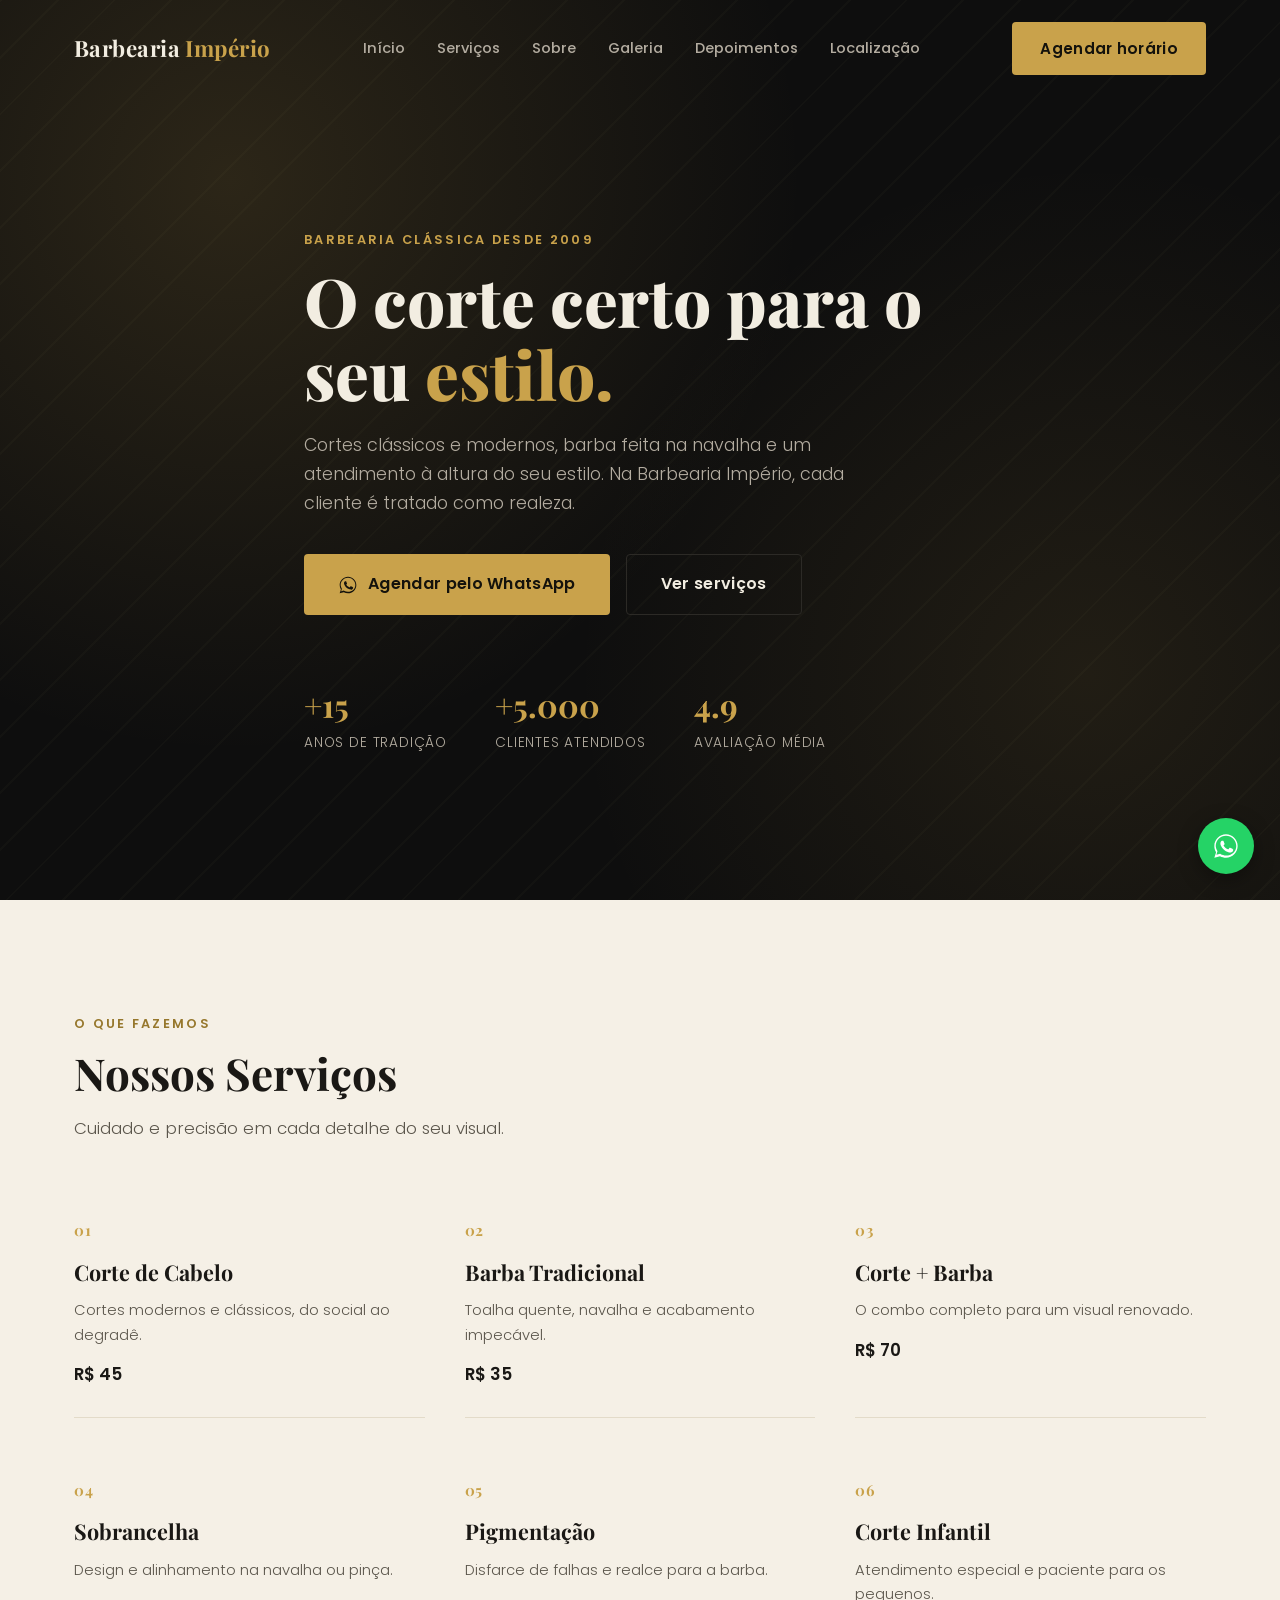
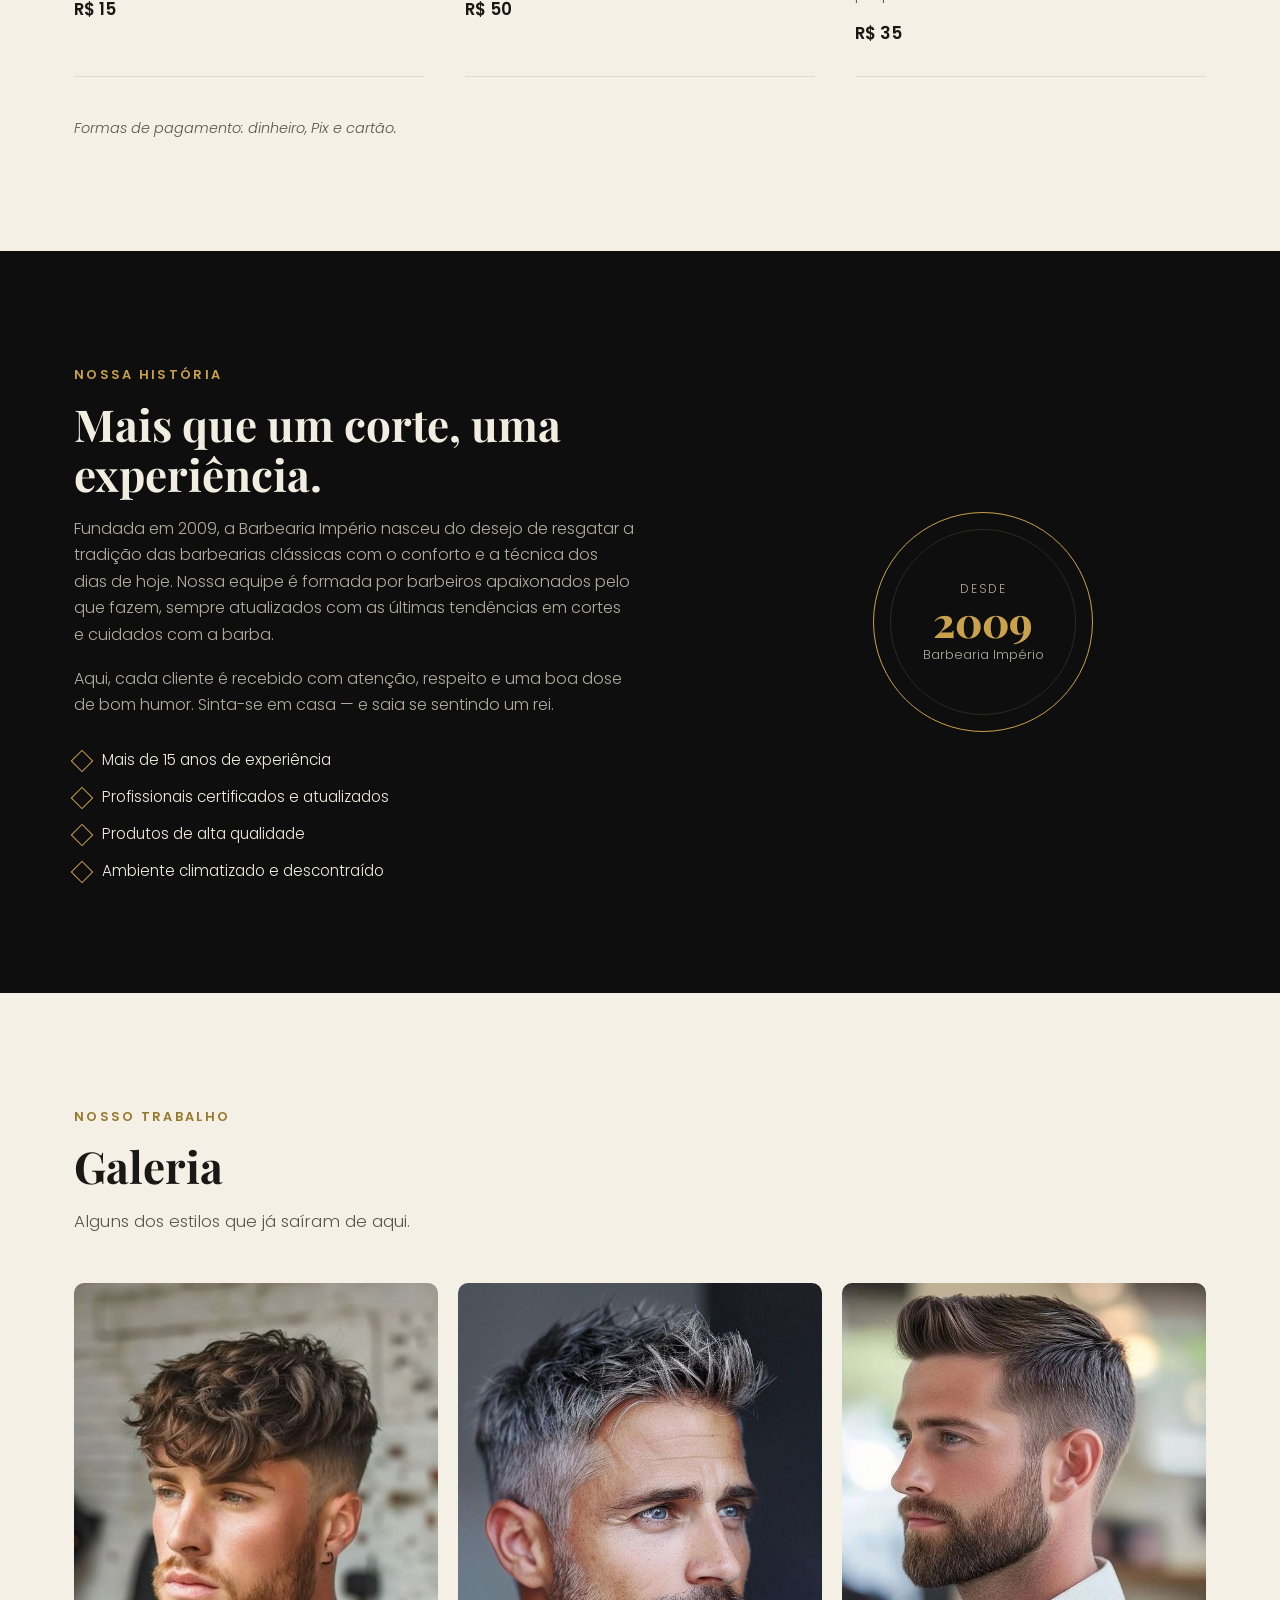
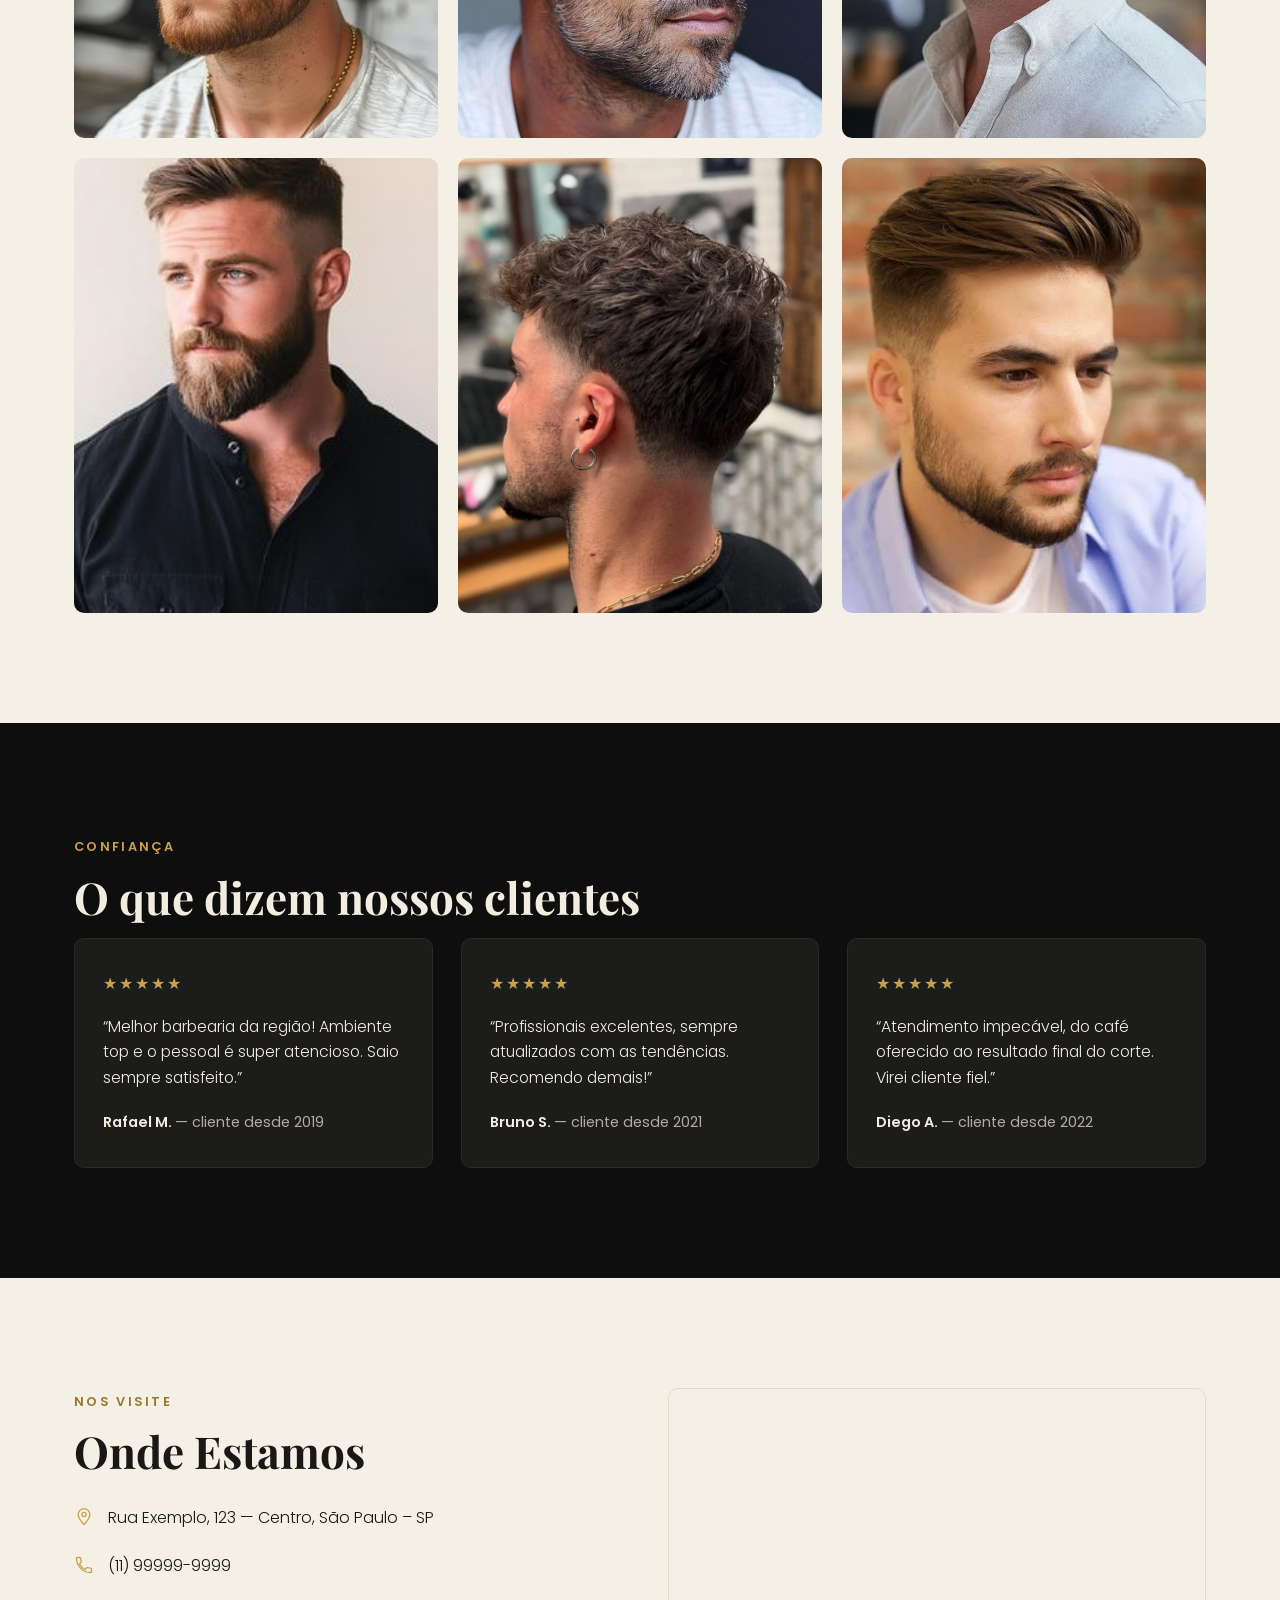
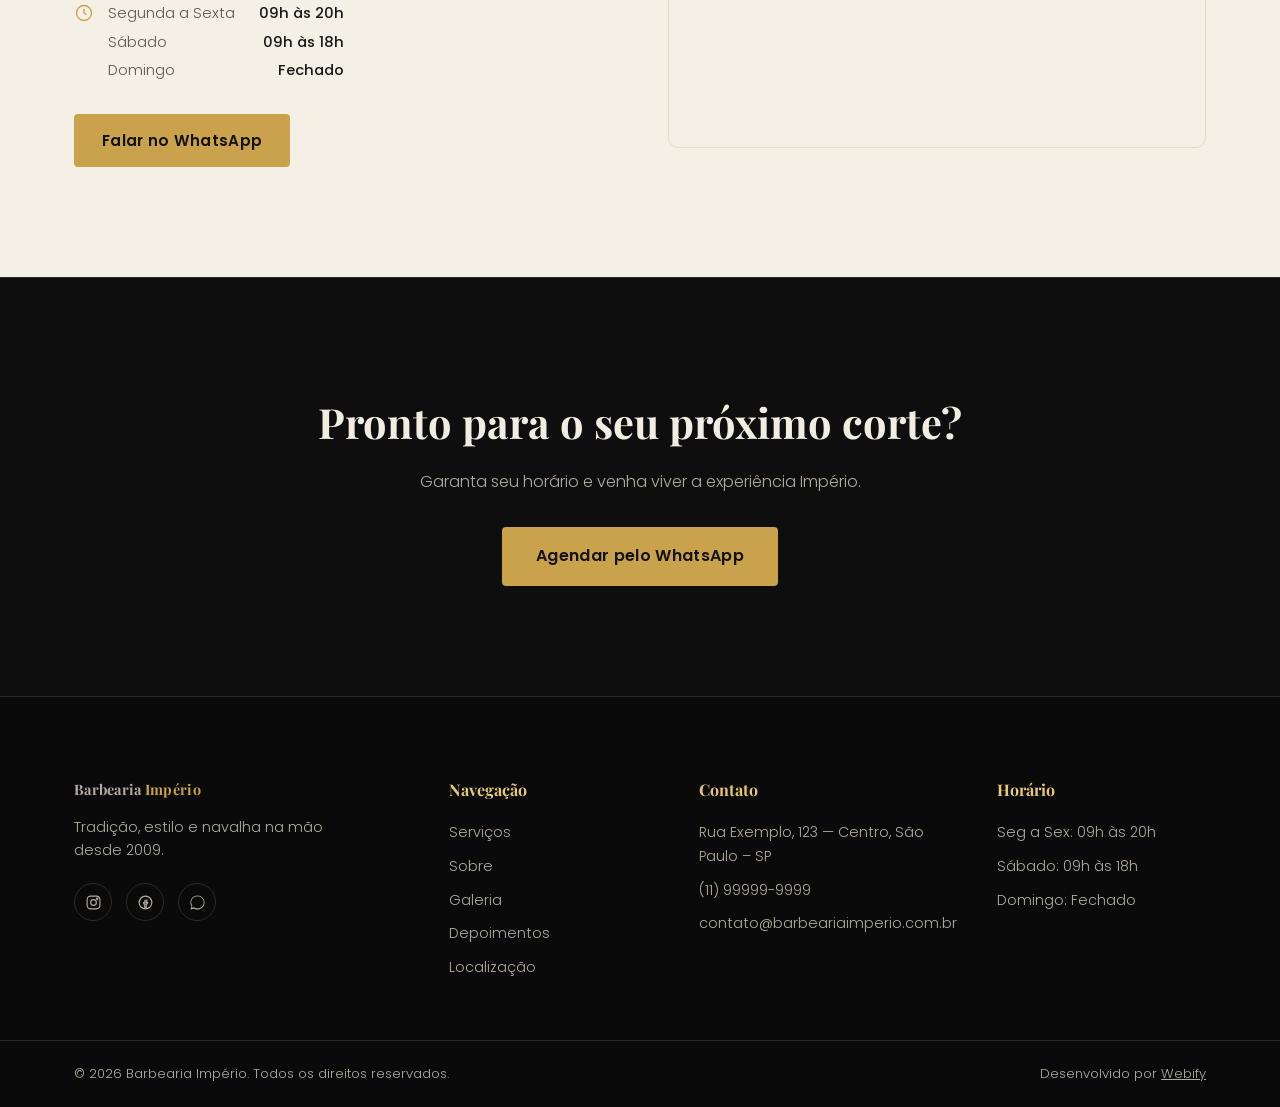
<file: barbearia-imperio/index.html>
<!DOCTYPE html>
<html lang="pt-BR">
<head>
<!--
  PERSONALIZE AQUI antes de publicar para um cliente real:
  1. Número de WhatsApp (busque por "5511999999999" e troque em todos os locais)
  2. Endereço e horário de funcionamento (seção #localizacao e rodapé)
  3. Coordenadas do mapa (iframe da seção #localizacao)
  4. Links de redes sociais (Instagram/Facebook no rodapé e botão flutuante)
  5. Nome do negócio, textos e preços dos serviços
  6. Créditos de desenvolvimento no rodapé
-->
<meta charset="UTF-8">
<meta name="viewport" content="width=device-width, initial-scale=1.0">
<script>document.documentElement.className += " js";</script>
<title>Barbearia Império — Barbearia Clássica e Moderna</title>
<meta name="description" content="Barbearia Império: cortes clássicos e modernos, barba na navalha e atendimento de respeito. Agende seu horário pelo WhatsApp.">
<meta name="theme-color" content="#0e0e0e">
<meta property="og:title" content="Barbearia Império">
<meta property="og:description" content="Cortes clássicos e modernos, barba na navalha e atendimento de respeito.">
<meta property="og:type" content="website">
<link rel="icon" href="data:image/svg+xml,%3Csvg xmlns='http://www.w3.org/2000/svg' viewBox='0 0 100 100'%3E%3Crect width='100' height='100' rx='18' fill='%230e0e0e'/%3E%3Cpath d='M20 68 L20 40 L36 54 L50 28 L64 54 L80 40 L80 68 Z' fill='%23c9a24b'/%3E%3Crect x='20' y='68' width='60' height='8' fill='%23c9a24b'/%3E%3C/svg%3E">
<link rel="preconnect" href="https://fonts.googleapis.com">
<link rel="preconnect" href="https://fonts.gstatic.com" crossorigin>
<link href="https://fonts.googleapis.com/css2?family=Playfair+Display:wght@600;700;800&family=Poppins:wght@300;400;500;600;700&display=swap" rel="stylesheet">
<link rel="stylesheet" href="css/style.css">
</head>
<body>

<a href="#conteudo" class="skip-link">Ir para o conteúdo</a>

<header class="header" id="header">
  <div class="container header__inner">
    <a href="#inicio" class="logo">Barbearia <span>Império</span></a>

    <nav class="nav" id="nav">
      <ul class="nav__list">
        <li><a href="#inicio" class="nav__link">Início</a></li>
        <li><a href="#servicos" class="nav__link">Serviços</a></li>
        <li><a href="#sobre" class="nav__link">Sobre</a></li>
        <li><a href="#galeria" class="nav__link">Galeria</a></li>
        <li><a href="#depoimentos" class="nav__link">Depoimentos</a></li>
        <li><a href="#localizacao" class="nav__link">Localização</a></li>
      </ul>
    </nav>

    <a class="btn btn--primary nav__cta" href="https://wa.me/5511999999999?text=Ol%C3%A1!%20Gostaria%20de%20agendar%20um%20hor%C3%A1rio%20na%20Barbearia%20Imp%C3%A9rio." target="_blank" rel="noopener">
      Agendar horário
    </a>

    <button class="nav__toggle" id="navToggle" aria-label="Abrir menu" aria-expanded="false" aria-controls="nav">
      <svg class="icon icon--menu" viewBox="0 0 24 24" fill="none" stroke="currentColor" stroke-width="1.8" stroke-linecap="round">
        <line x1="3" y1="6" x2="21" y2="6"></line>
        <line x1="3" y1="12" x2="21" y2="12"></line>
        <line x1="3" y1="18" x2="21" y2="18"></line>
      </svg>
      <svg class="icon icon--close" viewBox="0 0 24 24" fill="none" stroke="currentColor" stroke-width="1.8" stroke-linecap="round">
        <line x1="5" y1="5" x2="19" y2="19"></line>
        <line x1="19" y1="5" x2="5" y2="19"></line>
      </svg>
    </button>
  </div>
</header>

<main id="conteudo">

  <!-- HERO -->
  <section id="inicio" class="hero">
    <div class="hero__bg" aria-hidden="true"></div>
    <div class="container hero__inner">
      <p class="eyebrow">Barbearia clássica desde 2009</p>
      <h1 class="hero__title">O corte certo para o seu <span>estilo.</span></h1>
      <p class="hero__subtitle">Cortes clássicos e modernos, barba feita na navalha e um atendimento à altura do seu estilo. Na Barbearia Império, cada cliente é tratado como realeza.</p>
      <div class="hero__actions">
        <a class="btn btn--primary btn--lg" href="https://wa.me/5511999999999?text=Ol%C3%A1!%20Gostaria%20de%20agendar%20um%20hor%C3%A1rio%20na%20Barbearia%20Imp%C3%A9rio." target="_blank" rel="noopener">
          <svg class="icon" viewBox="0 0 24 24" fill="currentColor"><path d="M17.5 14.4c-.3-.1-1.6-.8-1.9-.9-.2-.1-.4-.1-.6.1-.2.2-.6.9-.8 1.1-.1.2-.3.2-.5.1-1.6-.8-2.6-1.4-3.7-3.1-.3-.4.3-.4.8-1.3.1-.2 0-.4-.1-.5-.1-.1-.6-1.5-.8-2-.2-.5-.4-.4-.6-.4h-.5c-.2 0-.5.1-.7.3-.2.2-.9.9-.9 2.2 0 1.3 1 2.6 1.1 2.8.1.2 1.9 3 4.7 4.1 2.3.9 2.7.7 3.2.7.5-.1 1.6-.7 1.8-1.3.2-.6.2-1.1.2-1.2-.1-.1-.2-.2-.4-.3z"/><path d="M12 2C6.5 2 2 6.5 2 12c0 1.9.5 3.7 1.5 5.3L2 22l4.9-1.3c1.5.8 3.3 1.3 5.1 1.3 5.5 0 10-4.5 10-10S17.5 2 12 2zm0 18.2c-1.7 0-3.3-.5-4.7-1.3l-.3-.2-3.2.8.9-3.1-.2-.3C3.7 14.5 3.2 13 3.2 12 3.2 7.1 7.1 3.2 12 3.2S20.8 7.1 20.8 12 16.9 20.2 12 20.2z"/></svg>
          Agendar pelo WhatsApp
        </a>
        <a class="btn btn--ghost btn--lg" href="#servicos">Ver serviços</a>
      </div>

      <div class="hero__stats">
        <div class="stat">
          <span class="stat__number">+15</span>
          <span class="stat__label">anos de tradição</span>
        </div>
        <div class="stat">
          <span class="stat__number">+5.000</span>
          <span class="stat__label">clientes atendidos</span>
        </div>
        <div class="stat">
          <span class="stat__number">4.9</span>
          <span class="stat__label">avaliação média</span>
        </div>
      </div>
    </div>
  </section>

  <!-- SERVIÇOS -->
  <section id="servicos" class="section section--light services">
    <div class="container">
      <p class="eyebrow eyebrow--dark reveal">O que fazemos</p>
      <h2 class="section__title reveal">Nossos Serviços</h2>
      <p class="section__subtitle reveal">Cuidado e precisão em cada detalhe do seu visual.</p>

      <div class="services__grid">
        <article class="service reveal">
          <span class="service__number">01</span>
          <h3 class="service__title">Corte de Cabelo</h3>
          <p class="service__desc">Cortes modernos e clássicos, do social ao degradê.</p>
          <span class="service__price">R$ 45</span>
        </article>
        <article class="service reveal">
          <span class="service__number">02</span>
          <h3 class="service__title">Barba Tradicional</h3>
          <p class="service__desc">Toalha quente, navalha e acabamento impecável.</p>
          <span class="service__price">R$ 35</span>
        </article>
        <article class="service reveal">
          <span class="service__number">03</span>
          <h3 class="service__title">Corte + Barba</h3>
          <p class="service__desc">O combo completo para um visual renovado.</p>
          <span class="service__price">R$ 70</span>
        </article>
        <article class="service reveal">
          <span class="service__number">04</span>
          <h3 class="service__title">Sobrancelha</h3>
          <p class="service__desc">Design e alinhamento na navalha ou pinça.</p>
          <span class="service__price">R$ 15</span>
        </article>
        <article class="service reveal">
          <span class="service__number">05</span>
          <h3 class="service__title">Pigmentação</h3>
          <p class="service__desc">Disfarce de falhas e realce para a barba.</p>
          <span class="service__price">R$ 50</span>
        </article>
        <article class="service reveal">
          <span class="service__number">06</span>
          <h3 class="service__title">Corte Infantil</h3>
          <p class="service__desc">Atendimento especial e paciente para os pequenos.</p>
          <span class="service__price">R$ 35</span>
        </article>
      </div>

      <p class="services__note reveal">Formas de pagamento: dinheiro, Pix e cartão.</p>
    </div>
  </section>

  <!-- SOBRE -->
  <section id="sobre" class="section section--dark about">
    <div class="container about__grid">
      <div class="about__content reveal">
        <p class="eyebrow">Nossa história</p>
        <h2 class="section__title">Mais que um corte, uma experiência.</h2>
        <p class="about__text">Fundada em 2009, a Barbearia Império nasceu do desejo de resgatar a tradição das barbearias clássicas com o conforto e a técnica dos dias de hoje. Nossa equipe é formada por barbeiros apaixonados pelo que fazem, sempre atualizados com as últimas tendências em cortes e cuidados com a barba.</p>
        <p class="about__text">Aqui, cada cliente é recebido com atenção, respeito e uma boa dose de bom humor. Sinta-se em casa — e saia se sentindo um rei.</p>

        <ul class="checklist">
          <li>Mais de 15 anos de experiência</li>
          <li>Profissionais certificados e atualizados</li>
          <li>Produtos de alta qualidade</li>
          <li>Ambiente climatizado e descontraído</li>
        </ul>
      </div>

      <div class="about__badge reveal" aria-hidden="true">
        <div class="badge">
          <span class="badge__since">Desde</span>
          <span class="badge__year">2009</span>
          <span class="badge__name">Barbearia Império</span>
        </div>
      </div>
    </div>
  </section>

  <!-- GALERIA -->
  <section id="galeria" class="section section--light gallery">
    <div class="container">
      <p class="eyebrow eyebrow--dark reveal">Nosso trabalho</p>
      <h2 class="section__title reveal">Galeria</h2>
      <p class="section__subtitle reveal">Alguns dos estilos que já saíram de aqui.</p>

      <div class="gallery__grid">
        <div class="gallery__item reveal"><img src="public/corte_1.jpg" alt="Corte de cabelo" loading="lazy"></div>
        <div class="gallery__item reveal"><img src="public/corte_2.jpg" alt="Corte de cabelo" loading="lazy"></div>
        <div class="gallery__item reveal"><img src="public/corte_3.jpeg" alt="Corte de cabelo" loading="lazy"></div>
        <div class="gallery__item reveal"><img src="public/corte_4.jpg" alt="Corte de cabelo" loading="lazy"></div>
        <div class="gallery__item reveal"><img src="public/corte_5.webp" alt="Corte de cabelo" loading="lazy"></div>
        <div class="gallery__item reveal"><img src="public/corte_6.jpg" alt="Corte de cabelo" loading="lazy"></div>
      </div>
    </div>
  </section>

  <!-- DEPOIMENTOS -->
  <section id="depoimentos" class="section section--dark testimonials">
    <div class="container">
      <p class="eyebrow reveal">Confiança</p>
      <h2 class="section__title reveal">O que dizem nossos clientes</h2>

      <div class="testimonials__grid">
        <article class="testimonial reveal">
          <div class="testimonial__stars" aria-label="5 de 5 estrelas">★★★★★</div>
          <p class="testimonial__quote">“Melhor barbearia da região! Ambiente top e o pessoal é super atencioso. Saio sempre satisfeito.”</p>
          <p class="testimonial__author">Rafael M. <span>— cliente desde 2019</span></p>
        </article>
        <article class="testimonial reveal">
          <div class="testimonial__stars" aria-label="5 de 5 estrelas">★★★★★</div>
          <p class="testimonial__quote">“Profissionais excelentes, sempre atualizados com as tendências. Recomendo demais!”</p>
          <p class="testimonial__author">Bruno S. <span>— cliente desde 2021</span></p>
        </article>
        <article class="testimonial reveal">
          <div class="testimonial__stars" aria-label="5 de 5 estrelas">★★★★★</div>
          <p class="testimonial__quote">“Atendimento impecável, do café oferecido ao resultado final do corte. Virei cliente fiel.”</p>
          <p class="testimonial__author">Diego A. <span>— cliente desde 2022</span></p>
        </article>
      </div>
    </div>
  </section>

  <!-- LOCALIZAÇÃO -->
  <section id="localizacao" class="section section--light location">
    <div class="container location__grid">
      <div class="location__info reveal">
        <p class="eyebrow eyebrow--dark">Nos visite</p>
        <h2 class="section__title">Onde Estamos</h2>

        <ul class="info-list">
          <li>
            <svg class="icon" viewBox="0 0 24 24" fill="none" stroke="currentColor" stroke-width="1.6"><path d="M12 21s-7-7.58-7-12a7 7 0 1 1 14 0c0 4.42-7 12-7 12z"/><circle cx="12" cy="9" r="2.5"/></svg>
            <span>Rua Exemplo, 123 — Centro, São Paulo – SP</span>
          </li>
          <li>
            <svg class="icon" viewBox="0 0 24 24" fill="none" stroke="currentColor" stroke-width="1.6"><path d="M6.6 10.8c1.4 2.8 3.8 5.1 6.6 6.6l2.2-2.2c.3-.3.7-.4 1-.2 1.1.5 2.3.8 3.6.8.6 0 1 .4 1 1V20c0 .6-.4 1-1 1C10.6 21 3 13.4 3 4c0-.6.4-1 1-1h3c.6 0 1 .4 1 1 0 1.3.3 2.5.8 3.6.1.3.1.7-.2 1l-2 2.2z"/></svg>
            <span>(11) 99999-9999</span>
          </li>
          <li class="info-list__hours">
            <svg class="icon" viewBox="0 0 24 24" fill="none" stroke="currentColor" stroke-width="1.6"><circle cx="12" cy="12" r="9"/><path d="M12 7v5l3 2"/></svg>
            <div class="hours">
              <div><span>Segunda a Sexta</span><span>09h às 20h</span></div>
              <div><span>Sábado</span><span>09h às 18h</span></div>
              <div><span>Domingo</span><span>Fechado</span></div>
            </div>
          </li>
        </ul>

        <a class="btn btn--primary" href="https://wa.me/5511999999999?text=Ol%C3%A1!%20Gostaria%20de%20agendar%20um%20hor%C3%A1rio%20na%20Barbearia%20Imp%C3%A9rio." target="_blank" rel="noopener">Falar no WhatsApp</a>
      </div>

      <div class="location__map reveal">
        <iframe
          title="Mapa de localização da Barbearia Império"
          src="https://www.google.com/maps?q=-23.5505,-46.6333&z=15&output=embed"
          width="100%" height="100%" style="border:0;" loading="lazy" referrerpolicy="no-referrer-when-downgrade">
        </iframe>
      </div>
    </div>
  </section>

  <!-- CTA FINAL -->
  <section class="section section--dark cta-final">
    <div class="container cta-final__inner reveal">
      <h2 class="cta-final__title">Pronto para o seu próximo corte?</h2>
      <p class="cta-final__subtitle">Garanta seu horário e venha viver a experiência Império.</p>
      <a class="btn btn--primary btn--lg" href="https://wa.me/5511999999999?text=Ol%C3%A1!%20Gostaria%20de%20agendar%20um%20hor%C3%A1rio%20na%20Barbearia%20Imp%C3%A9rio." target="_blank" rel="noopener">Agendar pelo WhatsApp</a>
    </div>
  </section>

</main>

<footer class="footer">
  <div class="container footer__grid">
    <div class="footer__col">
      <a href="#inicio" class="logo logo--footer">Barbearia <span>Império</span></a>
      <p class="footer__text">Tradição, estilo e navalha na mão desde 2009.</p>
      <div class="footer__social">
        <a href="https://instagram.com/" target="_blank" rel="noopener" aria-label="Instagram">
          <svg class="icon" viewBox="0 0 24 24" fill="none" stroke="currentColor" stroke-width="1.6"><rect x="3" y="3" width="18" height="18" rx="5"/><circle cx="12" cy="12" r="4"/><circle cx="17.2" cy="6.8" r="1"/></svg>
        </a>
        <a href="https://facebook.com/" target="_blank" rel="noopener" aria-label="Facebook">
          <svg class="icon" viewBox="0 0 24 24" fill="none" stroke="currentColor" stroke-width="1.6"><circle cx="12" cy="12" r="9"/><path d="M14 8.5h-1.5A1.5 1.5 0 0 0 11 10v2H9.5v2H11v5h2v-5h1.6l.4-2H13v-1.5c0-.4.3-.5.5-.5H14z"/></svg>
        </a>
        <a href="https://wa.me/5511999999999" target="_blank" rel="noopener" aria-label="WhatsApp">
          <svg class="icon" viewBox="0 0 24 24" fill="currentColor"><path d="M12 2C6.5 2 2 6.5 2 12c0 1.9.5 3.7 1.5 5.3L2 22l4.9-1.3c1.5.8 3.3 1.3 5.1 1.3 5.5 0 10-4.5 10-10S17.5 2 12 2zm0 18.2c-1.7 0-3.3-.5-4.7-1.3l-.3-.2-3.2.8.9-3.1-.2-.3C3.7 14.5 3.2 13 3.2 12 3.2 7.1 7.1 3.2 12 3.2S20.8 7.1 20.8 12 16.9 20.2 12 20.2z"/></svg>
        </a>
      </div>
    </div>

    <div class="footer__col">
      <h4>Navegação</h4>
      <ul>
        <li><a href="#servicos">Serviços</a></li>
        <li><a href="#sobre">Sobre</a></li>
        <li><a href="#galeria">Galeria</a></li>
        <li><a href="#depoimentos">Depoimentos</a></li>
        <li><a href="#localizacao">Localização</a></li>
      </ul>
    </div>

    <div class="footer__col">
      <h4>Contato</h4>
      <ul>
        <li>Rua Exemplo, 123 — Centro, São Paulo – SP</li>
        <li>(11) 99999-9999</li>
        <li>contato@barbeariaimperio.com.br</li>
      </ul>
    </div>

    <div class="footer__col">
      <h4>Horário</h4>
      <ul>
        <li>Seg a Sex: 09h às 20h</li>
        <li>Sábado: 09h às 18h</li>
        <li>Domingo: Fechado</li>
      </ul>
    </div>
  </div>

  <div class="footer__bottom">
    <div class="container footer__bottom-inner">
      <p>&copy; 2026 Barbearia Império. Todos os direitos reservados.</p>
      <p>Desenvolvido por <a href="#">Webify</a></p>
    </div>
  </div>
</footer>

<a class="whatsapp-float" href="https://wa.me/5511999999999?text=Ol%C3%A1!%20Gostaria%20de%20agendar%20um%20hor%C3%A1rio%20na%20Barbearia%20Imp%C3%A9rio." target="_blank" rel="noopener" aria-label="Fale conosco no WhatsApp">
  <svg class="icon" viewBox="0 0 24 24" fill="currentColor"><path d="M12 2C6.5 2 2 6.5 2 12c0 1.9.5 3.7 1.5 5.3L2 22l4.9-1.3c1.5.8 3.3 1.3 5.1 1.3 5.5 0 10-4.5 10-10S17.5 2 12 2zm0 18.2c-1.7 0-3.3-.5-4.7-1.3l-.3-.2-3.2.8.9-3.1-.2-.3C3.7 14.5 3.2 13 3.2 12 3.2 7.1 7.1 3.2 12 3.2S20.8 7.1 20.8 12 16.9 20.2 12 20.2z"/><path d="M17.5 14.4c-.3-.1-1.6-.8-1.9-.9-.2-.1-.4-.1-.6.1-.2.2-.6.9-.8 1.1-.1.2-.3.2-.5.1-1.6-.8-2.6-1.4-3.7-3.1-.3-.4.3-.4.8-1.3.1-.2 0-.4-.1-.5-.1-.1-.6-1.5-.8-2-.2-.5-.4-.4-.6-.4h-.5c-.2 0-.5.1-.7.3-.2.2-.9.9-.9 2.2 0 1.3 1 2.6 1.1 2.8.1.2 1.9 3 4.7 4.1 2.3.9 2.7.7 3.2.7.5-.1 1.6-.7 1.8-1.3.2-.6.2-1.1.2-1.2-.1-.1-.2-.2-.4-.3z"/></svg>
</a>

<button class="back-to-top" id="backToTop" aria-label="Voltar ao topo">
  <svg class="icon" viewBox="0 0 24 24" fill="none" stroke="currentColor" stroke-width="2" stroke-linecap="round" stroke-linejoin="round"><path d="M18 15l-6-6-6 6"/></svg>
</button>

<script src="js/script.js"></script>
</body>
</html>
</file>
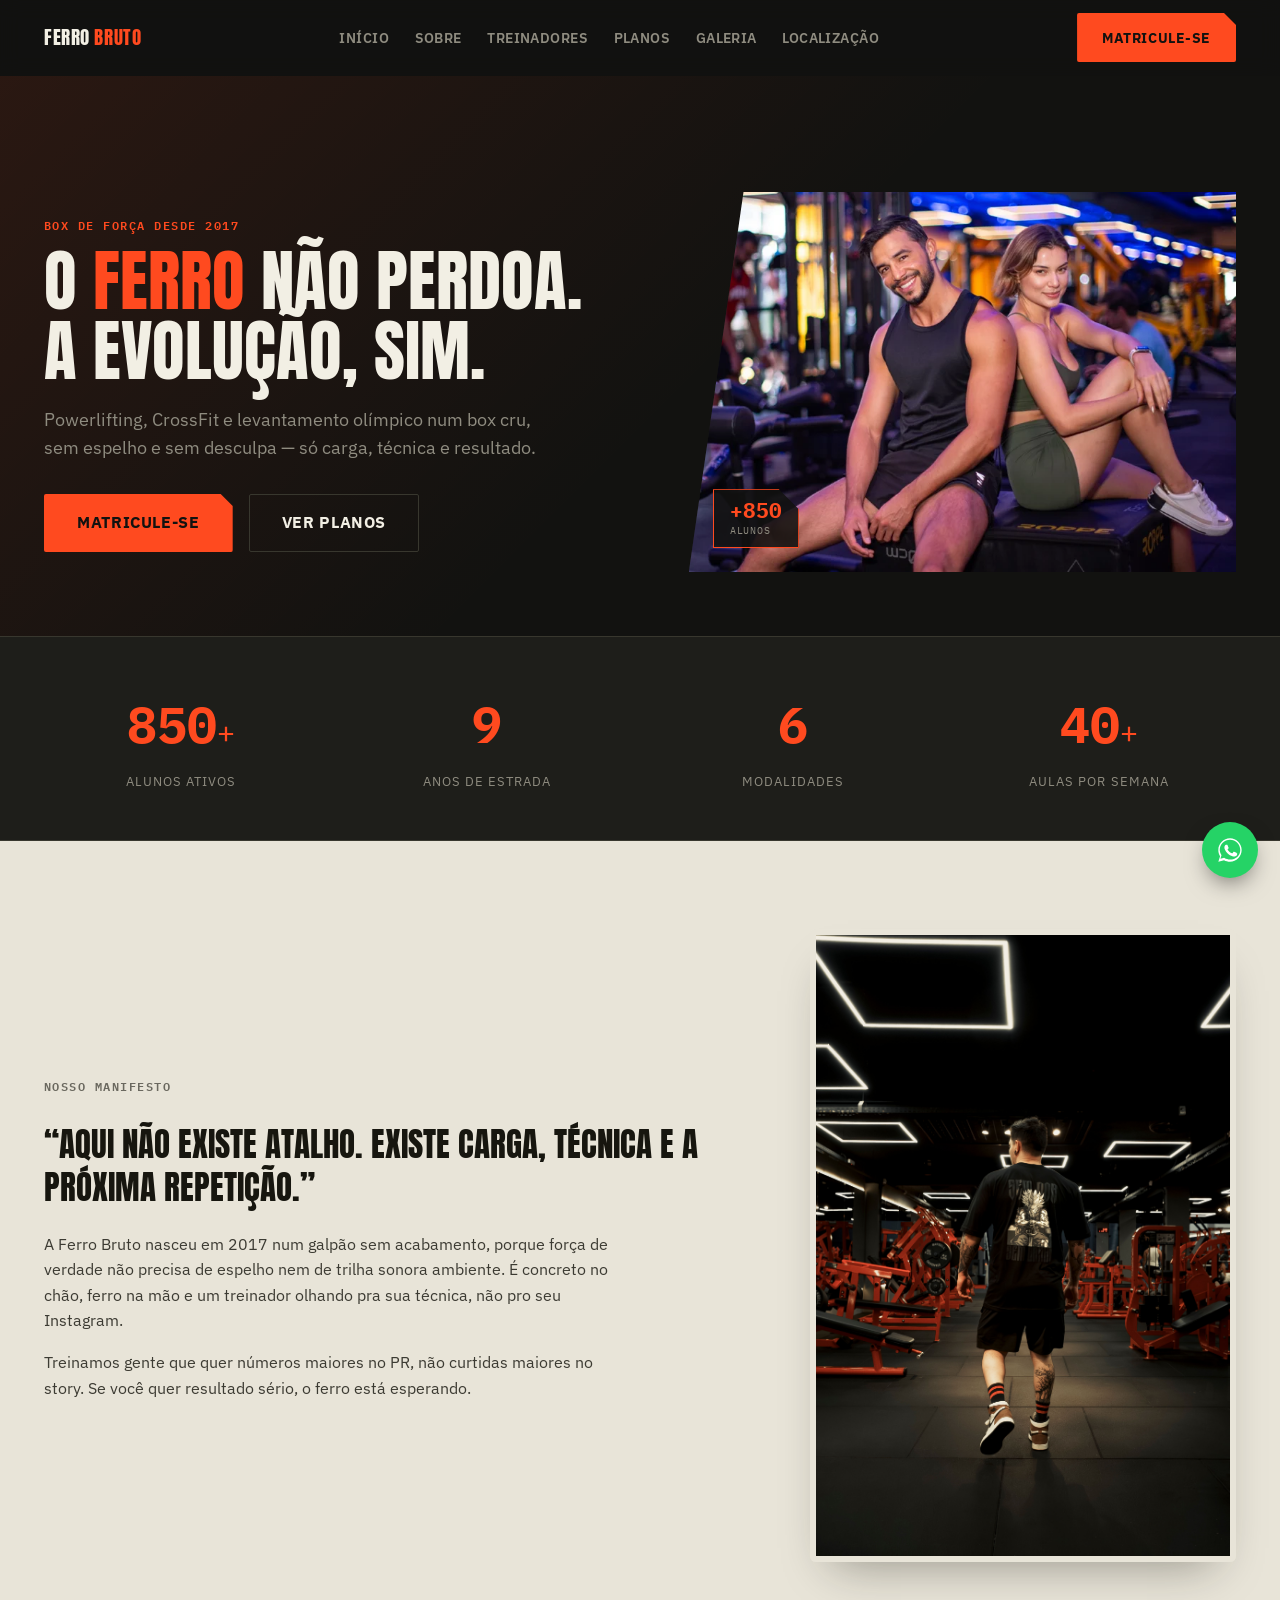
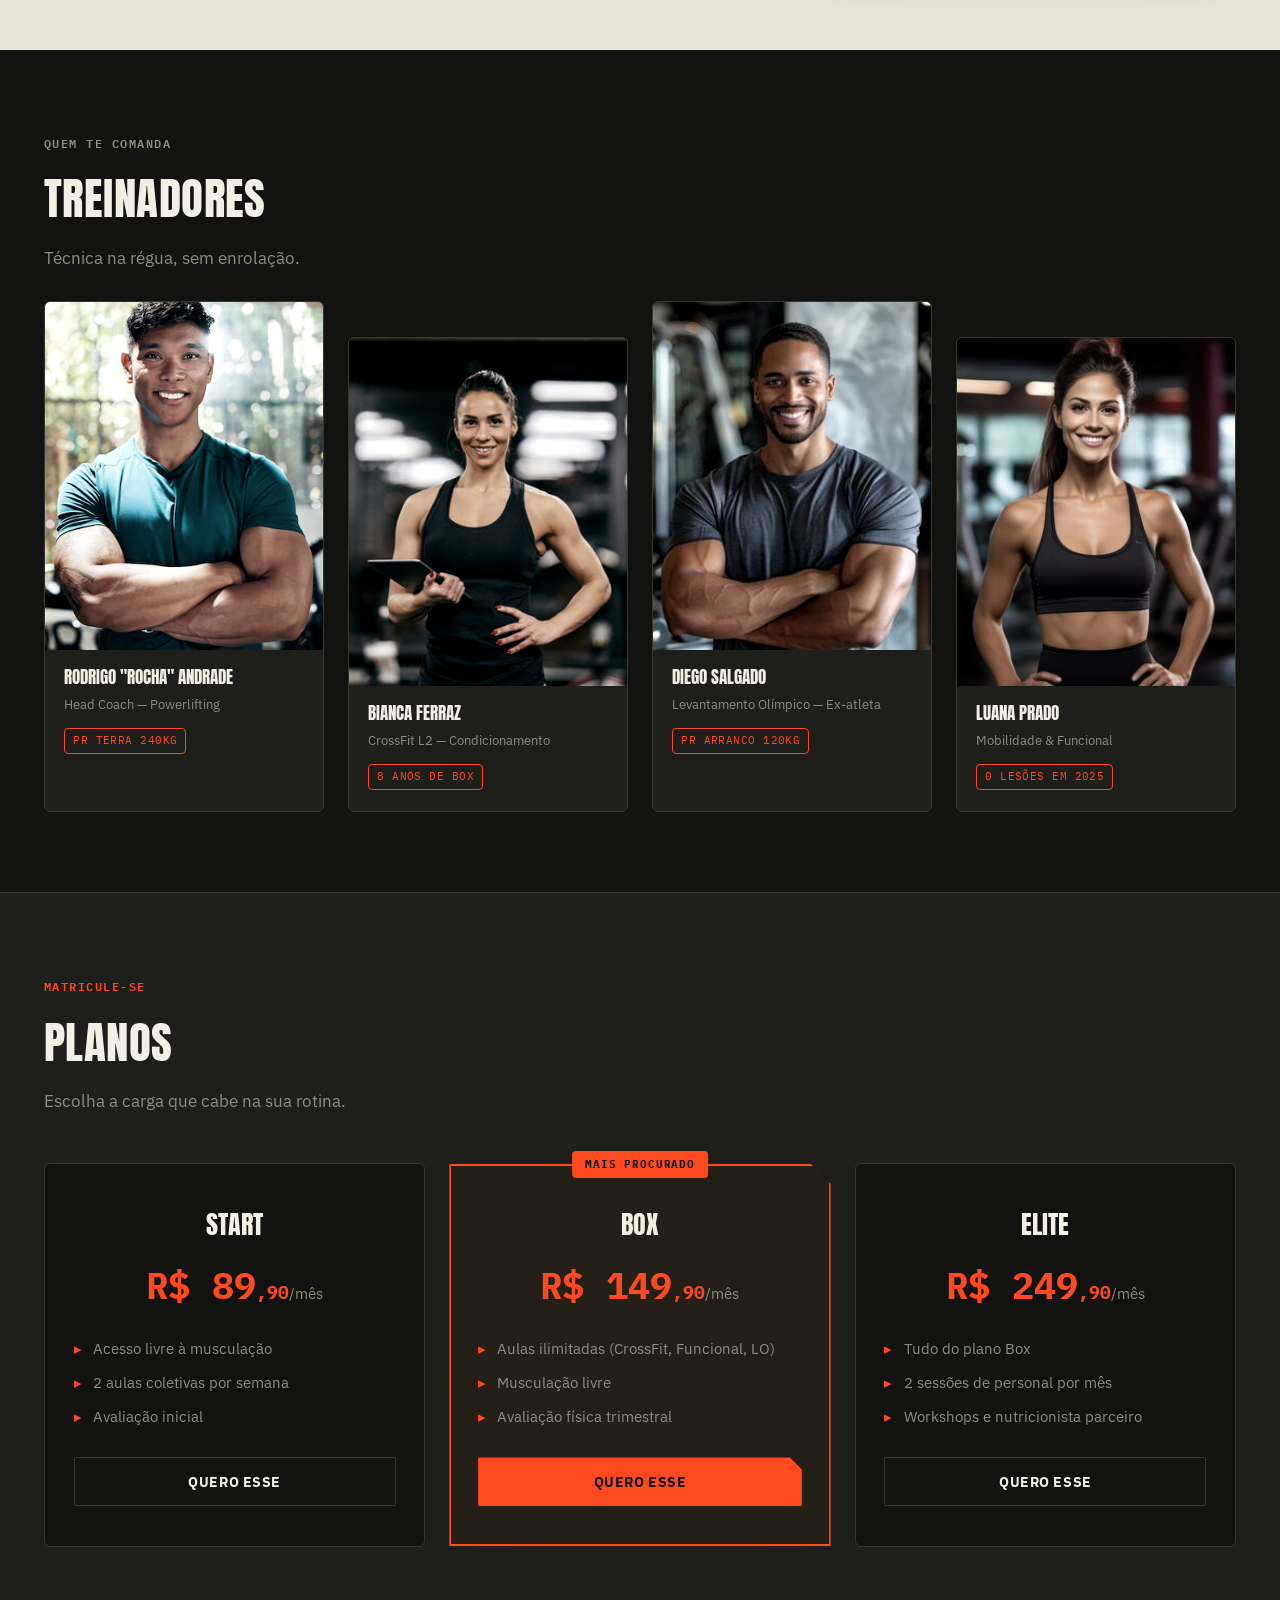
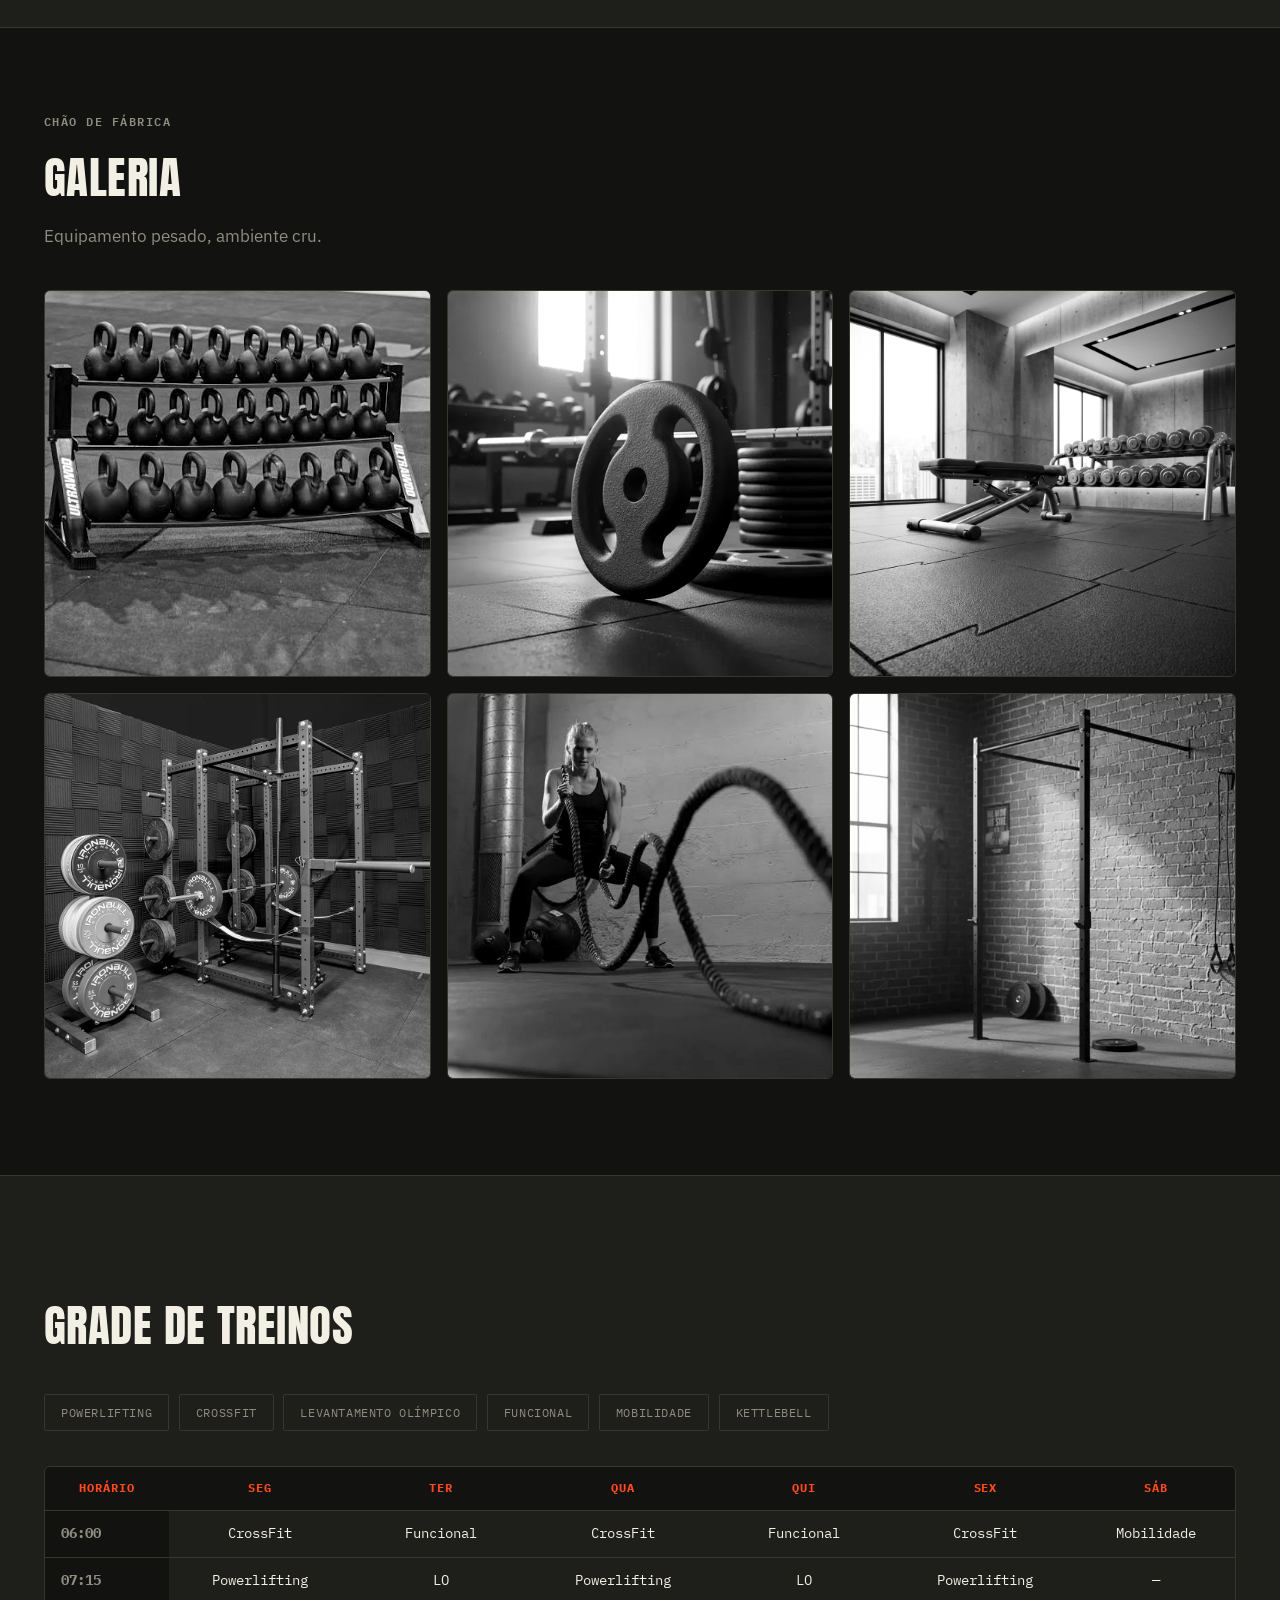
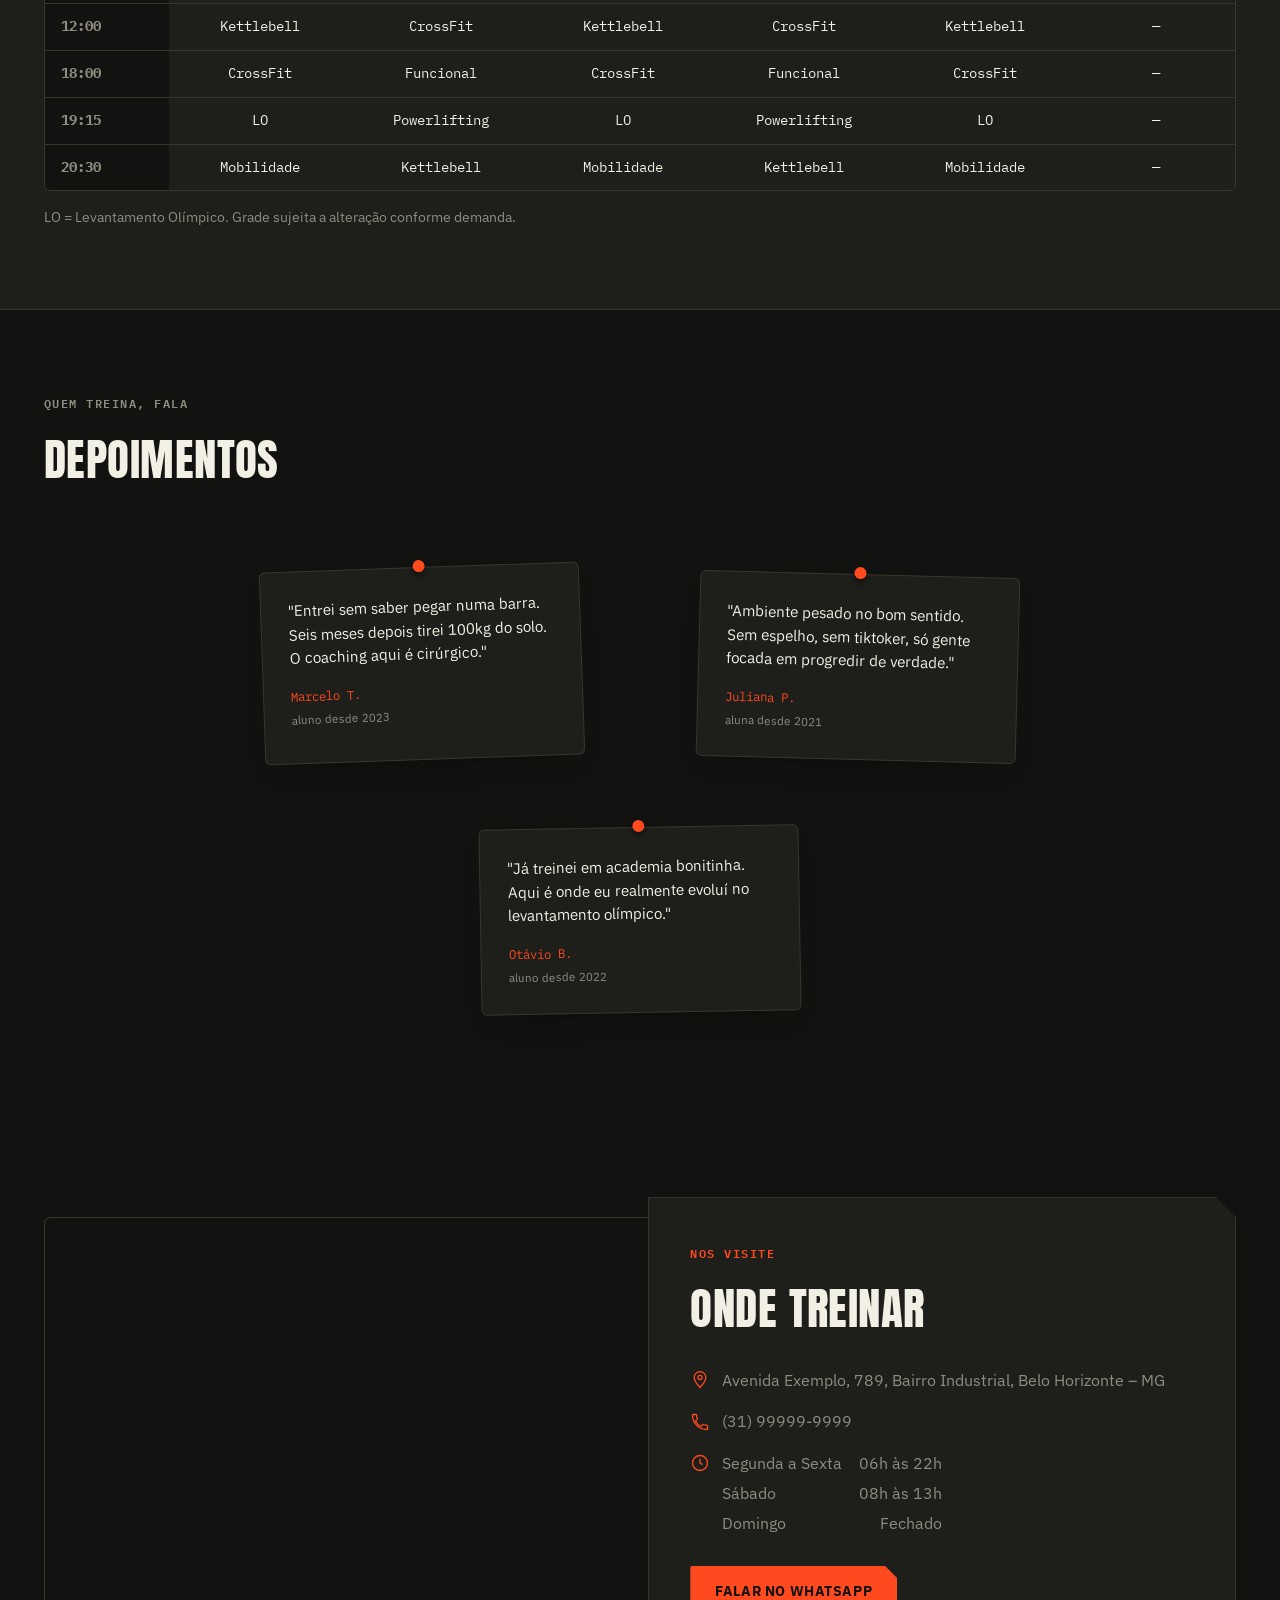
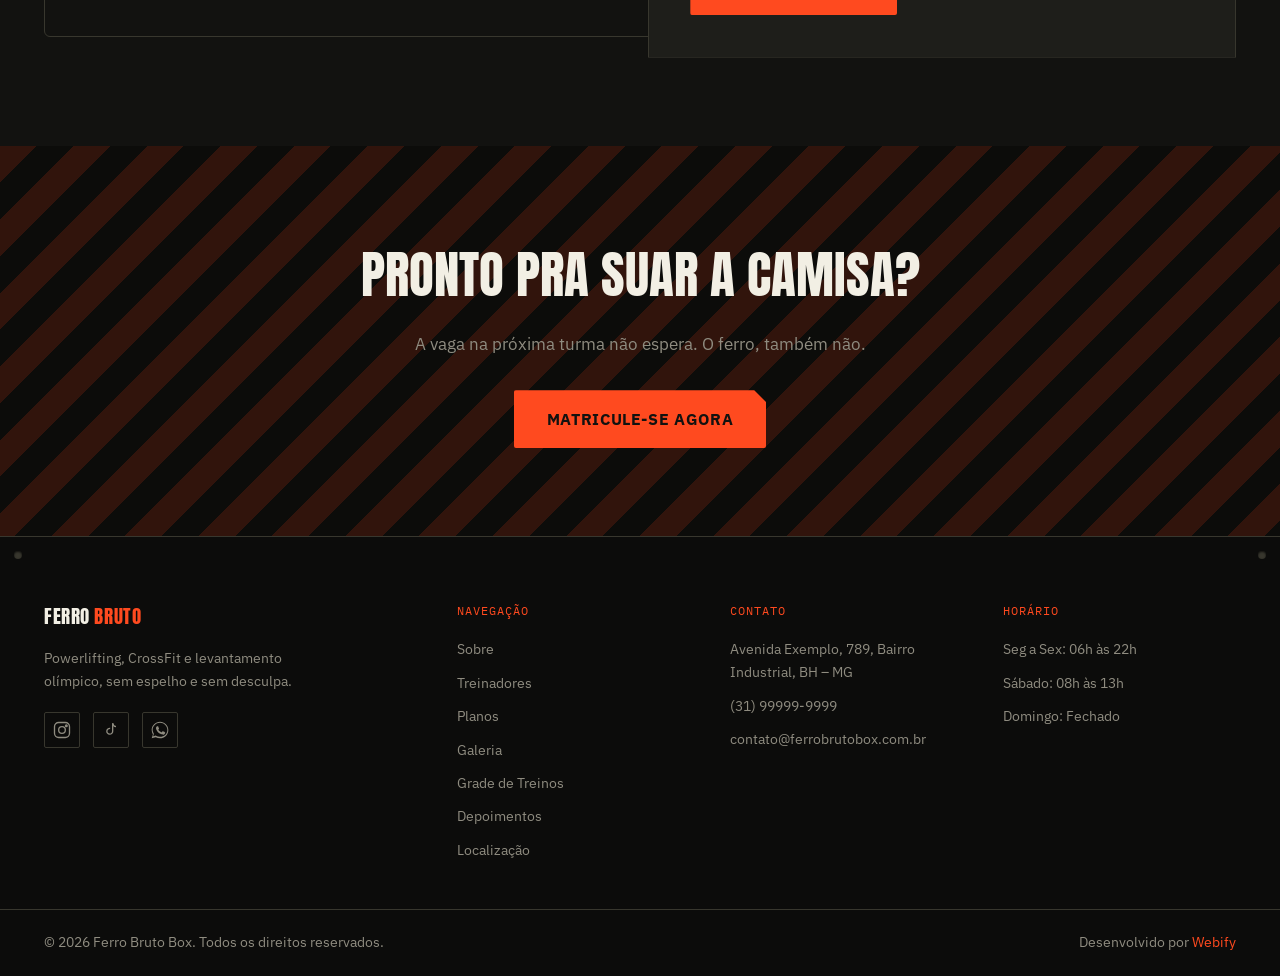
<file: ferro-bruto-box/index.html>
<!doctype html>
<html lang="pt-BR">
    <head>
        <!--
  PERSONALIZE AQUI antes de publicar para um cliente real:
  1. Numero de WhatsApp (busque por "5531999999999" e troque em todos os locais)
  2. Endereco e horario de funcionamento (secao #localizacao e rodape)
  3. Coordenadas do mapa (iframe da secao #localizacao) e bloco "geo" do JSON-LD abaixo
  4. Links de redes sociais (Instagram/Facebook/TikTok no rodape e botao flutuante)
  5. Nome do negocio, textos do manifesto, treinadores e depoimentos
  6. Precos dos planos (mantenha o HTML visivel da secao #planos e o bloco "makesOffer" do JSON-LD sincronizados)
  7. Fotos em public/ (todas sao placeholders SVG gerados, substituir pelas fotos reais)
  8. Creditos de desenvolvimento no rodape
-->
        <meta charset="UTF-8" />
        <meta name="viewport" content="width=device-width, initial-scale=1.0" />
        <script>
            document.documentElement.className += " js";
        </script>
        <title>Ferro Bruto Box - Academia de Força em Belo Horizonte</title>
        <meta
            name="description"
            content="Ferro Bruto Box: powerlifting, CrossFit e levantamento olímpico num box cru, sem espelho e sem desculpa. Matricule-se e treine de verdade."
        />
        <meta name="theme-color" content="#121210" />
        <meta property="og:title" content="Ferro Bruto Box" />
        <meta
            property="og:description"
            content="Powerlifting, CrossFit e levantamento olímpico num box industrial, sem espelho e sem desculpa."
        />
        <meta property="og:type" content="website" />
        <meta property="og:image" content="public/banner.svg" />
        <link
            rel="icon"
            href="data:image/svg+xml,%3Csvg xmlns='http://www.w3.org/2000/svg' viewBox='0 0 100 100'%3E%3Cpolygon points='0,0 100,0 100,72 72,100 0,100' fill='%23121210'/%3E%3Crect x='18' y='46' width='64' height='10' fill='%23ff4a1f'/%3E%3Crect x='10' y='34' width='14' height='34' rx='3' fill='%23f2efe4'/%3E%3Crect x='76' y='34' width='14' height='34' rx='3' fill='%23f2efe4'/%3E%3C/svg%3E"
        />
        <script type="application/ld+json">
            {
                "@context": "https://schema.org",
                "@type": "ExerciseGym",
                "name": "Ferro Bruto Box",
                "description": "Academia de força estilo industrial: powerlifting, CrossFit, levantamento olímpico, funcional e mobilidade.",
                "telephone": "+5531999999999",
                "priceRange": "R$89,90 - R$249,90",
                "address": {
                    "@type": "PostalAddress",
                    "streetAddress": "Avenida Exemplo, 789",
                    "addressLocality": "Belo Horizonte",
                    "addressRegion": "MG",
                    "addressCountry": "BR"
                },
                "geo": {
                    "@type": "GeoCoordinates",
                    "latitude": -19.9191,
                    "longitude": -43.9386
                },
                "openingHoursSpecification": [
                    {
                        "@type": "OpeningHoursSpecification",
                        "dayOfWeek": [
                            "Monday",
                            "Tuesday",
                            "Wednesday",
                            "Thursday",
                            "Friday"
                        ],
                        "opens": "06:00",
                        "closes": "22:00"
                    },
                    {
                        "@type": "OpeningHoursSpecification",
                        "dayOfWeek": ["Saturday"],
                        "opens": "08:00",
                        "closes": "13:00"
                    }
                ],
                "makesOffer": [
                    {
                        "@type": "Offer",
                        "name": "Plano Start",
                        "price": "89.90",
                        "priceCurrency": "BRL"
                    },
                    {
                        "@type": "Offer",
                        "name": "Plano Box",
                        "price": "149.90",
                        "priceCurrency": "BRL"
                    },
                    {
                        "@type": "Offer",
                        "name": "Plano Elite",
                        "price": "249.90",
                        "priceCurrency": "BRL"
                    }
                ]
            }
        </script>
        <link rel="preconnect" href="https://fonts.googleapis.com" />
        <link rel="preconnect" href="https://fonts.gstatic.com" crossorigin />
        <link
            href="https://fonts.googleapis.com/css2?family=Anton&family=IBM+Plex+Mono:wght@500;600;700&family=IBM+Plex+Sans:wght@400;500;600;700&display=swap"
            rel="stylesheet"
        />
        <link rel="stylesheet" href="css/style.css" />
    </head>
    <body>
        <a href="#conteudo" class="skip-link">Ir para o conteúdo</a>

        <header class="header" id="header">
            <div class="container header__inner">
                <a href="#inicio" class="logo">FERRO <span>BRUTO</span></a>

                <nav class="nav" id="nav">
                    <ul class="nav__list">
                        <li><a href="#inicio" class="nav__link">Início</a></li>
                        <li><a href="#sobre" class="nav__link">Sobre</a></li>
                        <li>
                            <a href="#treinadores" class="nav__link"
                                >Treinadores</a
                            >
                        </li>
                        <li><a href="#planos" class="nav__link">Planos</a></li>
                        <li>
                            <a href="#galeria" class="nav__link">Galeria</a>
                        </li>
                        <li>
                            <a href="#localizacao" class="nav__link"
                                >Localização</a
                            >
                        </li>
                    </ul>
                </nav>

                <a
                    class="btn btn--primary nav__cta"
                    href="https://wa.me/5531999999999?text=Ol%C3%A1!%20Quero%20me%20matricular%20na%20Ferro%20Bruto%20Box."
                    target="_blank"
                    rel="noopener"
                    >Matricule-se</a
                >

                <button
                    class="nav__toggle"
                    id="navToggle"
                    aria-label="Abrir menu"
                    aria-expanded="false"
                    aria-controls="nav"
                >
                    <svg
                        class="icon icon--menu"
                        viewBox="0 0 24 24"
                        fill="none"
                        stroke="currentColor"
                        stroke-width="1.8"
                        stroke-linecap="round"
                    >
                        <line x1="3" y1="6" x2="21" y2="6"></line>
                        <line x1="3" y1="12" x2="21" y2="12"></line>
                        <line x1="3" y1="18" x2="21" y2="18"></line>
                    </svg>
                    <svg
                        class="icon icon--close"
                        viewBox="0 0 24 24"
                        fill="none"
                        stroke="currentColor"
                        stroke-width="1.8"
                        stroke-linecap="round"
                    >
                        <line x1="5" y1="5" x2="19" y2="19"></line>
                        <line x1="19" y1="5" x2="5" y2="19"></line>
                    </svg>
                </button>
            </div>
        </header>

        <main id="conteudo">
            <!-- HERO -->
            <section id="inicio" class="hero">
                <div class="container hero__grid">
                    <div class="hero__content">
                        <p class="eyebrow">Box de força desde 2017</p>
                        <h1 class="hero__title">
                            O <span>FERRO</span> NÃO PERDOA.<br />A EVOLUÇÃO,
                            SIM.
                        </h1>
                        <p class="hero__subtitle">
                            Powerlifting, CrossFit e levantamento olímpico num
                            box cru, sem espelho e sem desculpa — só carga,
                            técnica e resultado.
                        </p>
                        <div class="hero__actions">
                            <a
                                class="btn btn--primary btn--lg"
                                href="https://wa.me/5531999999999?text=Ol%C3%A1!%20Quero%20me%20matricular%20na%20Ferro%20Bruto%20Box."
                                target="_blank"
                                rel="noopener"
                                >Matricule-se</a
                            >
                            <a class="btn btn--ghost btn--lg" href="#planos"
                                >Ver planos</a
                            >
                        </div>
                    </div>

                    <div class="hero__visual reveal">
                        <img
                            class="hero__photo"
                            src="public/header.webp"
                            alt="Atleta em posição de levantamento terra, ambiente industrial com poeira de giz"
                            loading="eager"
                        />
                        <div class="hero__chip" aria-hidden="true">
                            <span class="hero__chip-number">+850</span>
                            <span class="hero__chip-label">alunos</span>
                        </div>
                    </div>
                </div>
            </section>

            <!-- NÚMEROS -->
            <section class="stats" aria-label="Números da Ferro Bruto Box">
                <div class="container stats__grid">
                    <div class="stat reveal">
                        <span class="stat__number" data-count="850">0</span
                        ><span class="stat__plus">+</span>
                        <span class="stat__label">alunos ativos</span>
                    </div>
                    <div class="stat reveal">
                        <span class="stat__number" data-count="9">0</span>
                        <span class="stat__label">anos de estrada</span>
                    </div>
                    <div class="stat reveal">
                        <span class="stat__number" data-count="6">0</span>
                        <span class="stat__label">modalidades</span>
                    </div>
                    <div class="stat reveal">
                        <span class="stat__number" data-count="40">0</span
                        ><span class="stat__plus">+</span>
                        <span class="stat__label">aulas por semana</span>
                    </div>
                </div>
            </section>

            <!-- SOBRE -->
            <section id="sobre" class="sobre">
                <div class="container sobre__grid">
                    <div class="sobre__text reveal">
                        <p class="eyebrow eyebrow--dark">Nosso manifesto</p>
                        <blockquote class="sobre__quote">
                            “Aqui não existe atalho. Existe carga, técnica e a
                            próxima repetição.”
                        </blockquote>
                        <p class="sobre__body">
                            A Ferro Bruto nasceu em 2017 num galpão sem
                            acabamento, porque força de verdade não precisa de
                            espelho nem de trilha sonora ambiente. É concreto no
                            chão, ferro na mão e um treinador olhando pra sua
                            técnica, não pro seu Instagram.
                        </p>
                        <p class="sobre__body">
                            Treinamos gente que quer números maiores no PR, não
                            curtidas maiores no story. Se você quer resultado
                            sério, o ferro está esperando.
                        </p>
                    </div>
                    <div class="sobre__photo reveal">
                        <img
                            src="public/sobre.jpg"
                            alt="Mãos com giz segurando a barra, close em preto e branco"
                            loading="lazy"
                        />
                    </div>
                </div>
            </section>

            <!-- TREINADORES -->
            <section id="treinadores" class="section treinadores">
                <div class="container">
                    <p class="eyebrow eyebrow--dark reveal">Quem te comanda</p>
                    <h2 class="section__title reveal">Treinadores</h2>
                    <p class="section__subtitle reveal">
                        Técnica na régua, sem enrolação.
                    </p>

                    <div class="coach-grid">
                        <article class="coach-card coach-card--offset-a reveal">
                            <img
                                src="public/coach_1.png"
                                alt="Rodrigo Andrade, Head Coach"
                                loading="lazy"
                            />
                            <div class="coach-card__body">
                                <h3 class="coach-card__name">
                                    Rodrigo "Rocha" Andrade
                                </h3>
                                <span class="coach-card__tag"
                                    >Head Coach — Powerlifting</span
                                >
                                <span class="coach-card__stat"
                                    >PR TERRA 240KG</span
                                >
                            </div>
                        </article>

                        <article class="coach-card coach-card--offset-b reveal">
                            <img
                                src="public/coach_2.png"
                                alt="Bianca Ferraz, coach de CrossFit"
                                loading="lazy"
                            />
                            <div class="coach-card__body">
                                <h3 class="coach-card__name">Bianca Ferraz</h3>
                                <span class="coach-card__tag"
                                    >CrossFit L2 — Condicionamento</span
                                >
                                <span class="coach-card__stat"
                                    >8 ANOS DE BOX</span
                                >
                            </div>
                        </article>

                        <article class="coach-card coach-card--offset-a reveal">
                            <img
                                src="public/coach_3.png"
                                alt="Diego Salgado, coach de levantamento olímpico"
                                loading="lazy"
                            />
                            <div class="coach-card__body">
                                <h3 class="coach-card__name">Diego Salgado</h3>
                                <span class="coach-card__tag"
                                    >Levantamento Olímpico — Ex-atleta</span
                                >
                                <span class="coach-card__stat"
                                    >PR ARRANCO 120KG</span
                                >
                            </div>
                        </article>

                        <article class="coach-card coach-card--offset-b reveal">
                            <img
                                src="public/coach_4.png"
                                alt="Luana Prado, coach de mobilidade e funcional"
                                loading="lazy"
                            />
                            <div class="coach-card__body">
                                <h3 class="coach-card__name">Luana Prado</h3>
                                <span class="coach-card__tag"
                                    >Mobilidade &amp; Funcional</span
                                >
                                <span class="coach-card__stat"
                                    >0 LESÕES EM 2025</span
                                >
                            </div>
                        </article>
                    </div>
                </div>
            </section>

            <!-- PLANOS -->
            <section id="planos" class="section planos">
                <div class="container">
                    <p class="eyebrow reveal">Matricule-se</p>
                    <h2 class="section__title reveal">Planos</h2>
                    <p class="section__subtitle reveal">
                        Escolha a carga que cabe na sua rotina.
                    </p>

                    <div class="plans-grid">
                        <article class="plan-card reveal">
                            <h3 class="plan-card__name">Start</h3>
                            <p class="plan-card__price">
                                R$ 89<span class="plan-card__cents">,90</span
                                ><span class="plan-card__period">/mês</span>
                            </p>
                            <ul class="plan-card__list">
                                <li>Acesso livre à musculação</li>
                                <li>2 aulas coletivas por semana</li>
                                <li>Avaliação inicial</li>
                            </ul>
                            <a
                                class="btn btn--ghost plan-card__cta"
                                href="https://wa.me/5531999999999?text=Ol%C3%A1!%20Quero%20o%20plano%20Start%20da%20Ferro%20Bruto%20Box."
                                target="_blank"
                                rel="noopener"
                                >Quero esse</a
                            >
                        </article>

                        <article class="plan-card plan-card--featured reveal">
                            <span class="plan-card__ribbon"
                                >MAIS PROCURADO</span
                            >
                            <h3 class="plan-card__name">Box</h3>
                            <p class="plan-card__price">
                                R$ 149<span class="plan-card__cents">,90</span
                                ><span class="plan-card__period">/mês</span>
                            </p>
                            <ul class="plan-card__list">
                                <li>
                                    Aulas ilimitadas (CrossFit, Funcional, LO)
                                </li>
                                <li>Musculação livre</li>
                                <li>Avaliação física trimestral</li>
                            </ul>
                            <a
                                class="btn btn--primary plan-card__cta"
                                href="https://wa.me/5531999999999?text=Ol%C3%A1!%20Quero%20o%20plano%20Box%20da%20Ferro%20Bruto%20Box."
                                target="_blank"
                                rel="noopener"
                                >Quero esse</a
                            >
                        </article>

                        <article class="plan-card reveal">
                            <h3 class="plan-card__name">Elite</h3>
                            <p class="plan-card__price">
                                R$ 249<span class="plan-card__cents">,90</span
                                ><span class="plan-card__period">/mês</span>
                            </p>
                            <ul class="plan-card__list">
                                <li>Tudo do plano Box</li>
                                <li>2 sessões de personal por mês</li>
                                <li>Workshops e nutricionista parceiro</li>
                            </ul>
                            <a
                                class="btn btn--ghost plan-card__cta"
                                href="https://wa.me/5531999999999?text=Ol%C3%A1!%20Quero%20o%20plano%20Elite%20da%20Ferro%20Bruto%20Box."
                                target="_blank"
                                rel="noopener"
                                >Quero esse</a
                            >
                        </article>
                    </div>
                </div>
            </section>

            <!-- GALERIA -->
            <section id="galeria" class="section galeria">
                <div class="container">
                    <p class="eyebrow eyebrow--dark reveal">Chão de fábrica</p>
                    <h2 class="section__title reveal">Galeria</h2>
                    <p class="section__subtitle reveal">
                        Equipamento pesado, ambiente cru.
                    </p>
                </div>

                <div class="container masonry reveal">
                    <figure class="masonry__item masonry__item--tall">
                        <img
                            src="public/treino_1.jpg"
                            alt="Rack de kettlebells organizados por peso"
                            loading="lazy"
                        />
                        <figcaption>Kettlebells</figcaption>
                    </figure>
                    <figure class="masonry__item masonry__item--wide">
                        <img
                            src="public/treino_3.webp"
                            alt="Power rack de squat no centro do galpão"
                            loading="lazy"
                        />
                        <figcaption>Power Rack</figcaption>
                    </figure>
                    <figure class="masonry__item">
                        <img
                            src="public/treino_2.webp"
                            alt="Anilhas de ferro fundido empilhadas"
                            loading="lazy"
                        />
                        <figcaption>Anilhas</figcaption>
                    </figure>
                    <figure class="masonry__item masonry__item--wide-short">
                        <img
                            src="public/treino_4.jpg"
                            alt="Battle ropes fixadas na parede de concreto"
                            loading="lazy"
                        />
                        <figcaption>Battle Ropes</figcaption>
                    </figure>
                    <figure class="masonry__item masonry__item--wide">
                        <img
                            src="public/treino_5.webp"
                            alt="Piso de treino visto por inteiro, plataforma de levantamento ao fundo"
                            loading="lazy"
                        />
                        <figcaption>Piso de Treino</figcaption>
                    </figure>
                    <figure class="masonry__item masonry__item--tall">
                        <img
                            src="public/treino_6.webp"
                            alt="Rig de barra fixa em silhueta contra a luz"
                            loading="lazy"
                        />
                        <figcaption>Rig de Barra Fixa</figcaption>
                    </figure>
                </div>
            </section>

            <!-- GRADE DE TREINOS -->
            <section id="grade" class="section grade">
                <div class="container">
                    <p class="eyebrow reveal">Modalidades</p>
                    <h2 class="section__title reveal">Grade de Treinos</h2>

                    <div class="modality-tags reveal">
                        <span class="modality-tag">Powerlifting</span>
                        <span class="modality-tag">CrossFit</span>
                        <span class="modality-tag">Levantamento Olímpico</span>
                        <span class="modality-tag">Funcional</span>
                        <span class="modality-tag">Mobilidade</span>
                        <span class="modality-tag">Kettlebell</span>
                    </div>

                    <div class="schedule-wrap reveal">
                        <table class="schedule">
                            <caption class="sr-only">
                                Grade semanal de aulas
                            </caption>
                            <thead>
                                <tr>
                                    <th scope="col">Horário</th>
                                    <th scope="col">Seg</th>
                                    <th scope="col">Ter</th>
                                    <th scope="col">Qua</th>
                                    <th scope="col">Qui</th>
                                    <th scope="col">Sex</th>
                                    <th scope="col">Sáb</th>
                                </tr>
                            </thead>
                            <tbody>
                                <tr>
                                    <th scope="row">06:00</th>
                                    <td>CrossFit</td>
                                    <td>Funcional</td>
                                    <td>CrossFit</td>
                                    <td>Funcional</td>
                                    <td>CrossFit</td>
                                    <td>Mobilidade</td>
                                </tr>
                                <tr>
                                    <th scope="row">07:15</th>
                                    <td>Powerlifting</td>
                                    <td>LO</td>
                                    <td>Powerlifting</td>
                                    <td>LO</td>
                                    <td>Powerlifting</td>
                                    <td>—</td>
                                </tr>
                                <tr>
                                    <th scope="row">12:00</th>
                                    <td>Kettlebell</td>
                                    <td>CrossFit</td>
                                    <td>Kettlebell</td>
                                    <td>CrossFit</td>
                                    <td>Kettlebell</td>
                                    <td>—</td>
                                </tr>
                                <tr>
                                    <th scope="row">18:00</th>
                                    <td>CrossFit</td>
                                    <td>Funcional</td>
                                    <td>CrossFit</td>
                                    <td>Funcional</td>
                                    <td>CrossFit</td>
                                    <td>—</td>
                                </tr>
                                <tr>
                                    <th scope="row">19:15</th>
                                    <td>LO</td>
                                    <td>Powerlifting</td>
                                    <td>LO</td>
                                    <td>Powerlifting</td>
                                    <td>LO</td>
                                    <td>—</td>
                                </tr>
                                <tr>
                                    <th scope="row">20:30</th>
                                    <td>Mobilidade</td>
                                    <td>Kettlebell</td>
                                    <td>Mobilidade</td>
                                    <td>Kettlebell</td>
                                    <td>Mobilidade</td>
                                    <td>—</td>
                                </tr>
                            </tbody>
                        </table>
                    </div>
                    <p class="grade__note reveal">
                        LO = Levantamento Olímpico. Grade sujeita a alteração
                        conforme demanda.
                    </p>
                </div>
            </section>

            <!-- DEPOIMENTOS -->
            <section id="depoimentos" class="section depoimentos">
                <div class="container">
                    <p class="eyebrow eyebrow--dark reveal">
                        Quem treina, fala
                    </p>
                    <h2 class="section__title reveal">Depoimentos</h2>

                    <div class="notes-row reveal">
                        <blockquote class="note-card note-card--a">
                            <p>
                                "Entrei sem saber pegar numa barra. Seis meses
                                depois tirei 100kg do solo. O coaching aqui é
                                cirúrgico."
                            </p>
                            <footer>
                                Marcelo T. <span>aluno desde 2023</span>
                            </footer>
                        </blockquote>
                        <blockquote class="note-card note-card--b">
                            <p>
                                "Ambiente pesado no bom sentido. Sem espelho,
                                sem tiktoker, só gente focada em progredir de
                                verdade."
                            </p>
                            <footer>
                                Juliana P. <span>aluna desde 2021</span>
                            </footer>
                        </blockquote>
                        <blockquote class="note-card note-card--c">
                            <p>
                                "Já treinei em academia bonitinha. Aqui é onde
                                eu realmente evoluí no levantamento olímpico."
                            </p>
                            <footer>
                                Otávio B. <span>aluno desde 2022</span>
                            </footer>
                        </blockquote>
                    </div>
                </div>
            </section>

            <!-- LOCALIZAÇÃO -->
            <section id="localizacao" class="section localizacao">
                <div class="container localizacao__grid">
                    <div class="localizacao__map reveal">
                        <iframe
                            title="Mapa de localização da Ferro Bruto Box"
                            src="https://www.google.com/maps?q=-19.9191,-43.9386&z=15&output=embed"
                            width="100%"
                            height="100%"
                            style="border: 0"
                            loading="lazy"
                            referrerpolicy="no-referrer-when-downgrade"
                        >
                        </iframe>
                    </div>

                    <div class="localizacao__info reveal">
                        <p class="eyebrow">Nos visite</p>
                        <h2 class="section__title">Onde Treinar</h2>

                        <ul class="info-list">
                            <li>
                                <svg
                                    class="icon"
                                    viewBox="0 0 24 24"
                                    fill="none"
                                    stroke="currentColor"
                                    stroke-width="1.6"
                                >
                                    <path
                                        d="M12 21s-7-7.58-7-12a7 7 0 1 1 14 0c0 4.42-7 12-7 12z"
                                    />
                                    <circle cx="12" cy="9" r="2.5" />
                                </svg>
                                <span
                                    >Avenida Exemplo, 789, Bairro Industrial,
                                    Belo Horizonte – MG</span
                                >
                            </li>
                            <li>
                                <svg
                                    class="icon"
                                    viewBox="0 0 24 24"
                                    fill="none"
                                    stroke="currentColor"
                                    stroke-width="1.6"
                                >
                                    <path
                                        d="M6.6 10.8c1.4 2.8 3.8 5.1 6.6 6.6l2.2-2.2c.3-.3.7-.4 1-.2 1.1.5 2.3.8 3.6.8.6 0 1 .4 1 1V20c0 .6-.4 1-1 1C10.6 21 3 13.4 3 4c0-.6.4-1 1-1h3c.6 0 1 .4 1 1 0 1.3.3 2.5.8 3.6.1.3.1.7-.2 1l-2 2.2z"
                                    />
                                </svg>
                                <span>(31) 99999-9999</span>
                            </li>
                            <li class="info-list__hours">
                                <svg
                                    class="icon"
                                    viewBox="0 0 24 24"
                                    fill="none"
                                    stroke="currentColor"
                                    stroke-width="1.6"
                                >
                                    <circle cx="12" cy="12" r="9" />
                                    <path d="M12 7v5l3 2" />
                                </svg>
                                <div class="hours">
                                    <div>
                                        <span>Segunda a Sexta</span
                                        ><span>06h às 22h</span>
                                    </div>
                                    <div>
                                        <span>Sábado</span
                                        ><span>08h às 13h</span>
                                    </div>
                                    <div>
                                        <span>Domingo</span><span>Fechado</span>
                                    </div>
                                </div>
                            </li>
                        </ul>

                        <a
                            class="btn btn--primary"
                            href="https://wa.me/5531999999999?text=Ol%C3%A1!%20Quero%20saber%20mais%20sobre%20a%20Ferro%20Bruto%20Box."
                            target="_blank"
                            rel="noopener"
                            >Falar no WhatsApp</a
                        >
                    </div>
                </div>
            </section>

            <!-- CTA FINAL -->
            <section class="cta-final">
                <div class="container cta-final__inner reveal">
                    <h2 class="cta-final__title">PRONTO PRA SUAR A CAMISA?</h2>
                    <p class="cta-final__subtitle">
                        A vaga na próxima turma não espera. O ferro, também não.
                    </p>
                    <a
                        class="btn btn--primary btn--lg"
                        href="https://wa.me/5531999999999?text=Ol%C3%A1!%20Quero%20me%20matricular%20na%20Ferro%20Bruto%20Box."
                        target="_blank"
                        rel="noopener"
                        >Matricule-se agora</a
                    >
                </div>
            </section>
        </main>

        <footer class="footer">
            <div class="container footer__grid">
                <div class="footer__col">
                    <a href="#inicio" class="logo logo--footer"
                        >FERRO <span>BRUTO</span></a
                    >
                    <p class="footer__text">
                        Powerlifting, CrossFit e levantamento olímpico, sem
                        espelho e sem desculpa.
                    </p>
                    <div class="footer__social">
                        <a
                            href="https://instagram.com/"
                            target="_blank"
                            rel="noopener"
                            aria-label="Instagram"
                        >
                            <svg
                                class="icon"
                                viewBox="0 0 24 24"
                                fill="none"
                                stroke="currentColor"
                                stroke-width="1.6"
                            >
                                <rect
                                    x="3"
                                    y="3"
                                    width="18"
                                    height="18"
                                    rx="5"
                                />
                                <circle cx="12" cy="12" r="4" />
                                <circle cx="17.2" cy="6.8" r="1" />
                            </svg>
                        </a>
                        <a
                            href="https://tiktok.com/"
                            target="_blank"
                            rel="noopener"
                            aria-label="TikTok"
                        >
                            <svg
                                class="icon"
                                viewBox="0 0 24 24"
                                fill="none"
                                stroke="currentColor"
                                stroke-width="1.6"
                            >
                                <path d="M14 4v9.5a3.5 3.5 0 1 1-3-3.46" />
                                <path d="M14 4c.4 2.2 2.1 3.8 4 4" />
                            </svg>
                        </a>
                        <a
                            href="https://wa.me/5531999999999"
                            target="_blank"
                            rel="noopener"
                            aria-label="WhatsApp"
                        >
                            <svg
                                class="icon"
                                viewBox="0 0 24 24"
                                fill="currentColor"
                            >
                                <path
                                    d="M12 2C6.5 2 2 6.5 2 12c0 1.9.5 3.7 1.5 5.3L2 22l4.9-1.3c1.5.8 3.3 1.3 5.1 1.3 5.5 0 10-4.5 10-10S17.5 2 12 2zm0 18.2c-1.7 0-3.3-.5-4.7-1.3l-.3-.2-3.2.8.9-3.1-.2-.3C3.7 14.5 3.2 13 3.2 12 3.2 7.1 7.1 3.2 12 3.2S20.8 7.1 20.8 12 16.9 20.2 12 20.2z"
                                />
                                <path
                                    d="M17.5 14.4c-.3-.1-1.6-.8-1.9-.9-.2-.1-.4-.1-.6.1-.2.2-.6.9-.8 1.1-.1.2-.3.2-.5.1-1.6-.8-2.6-1.4-3.7-3.1-.3-.4.3-.4.8-1.3.1-.2 0-.4-.1-.5-.1-.1-.6-1.5-.8-2-.2-.5-.4-.4-.6-.4h-.5c-.2 0-.5.1-.7.3-.2.2-.9.9-.9 2.2 0 1.3 1 2.6 1.1 2.8.1.2 1.9 3 4.7 4.1 2.3.9 2.7.7 3.2.7.5-.1 1.6-.7 1.8-1.3.2-.6.2-1.1.2-1.2-.1-.1-.2-.2-.4-.3z"
                                />
                            </svg>
                        </a>
                    </div>
                </div>

                <div class="footer__col">
                    <h4>Navegação</h4>
                    <ul>
                        <li><a href="#sobre">Sobre</a></li>
                        <li><a href="#treinadores">Treinadores</a></li>
                        <li><a href="#planos">Planos</a></li>
                        <li><a href="#galeria">Galeria</a></li>
                        <li><a href="#grade">Grade de Treinos</a></li>
                        <li><a href="#depoimentos">Depoimentos</a></li>
                        <li><a href="#localizacao">Localização</a></li>
                    </ul>
                </div>

                <div class="footer__col">
                    <h4>Contato</h4>
                    <ul>
                        <li>
                            Avenida Exemplo, 789, Bairro Industrial, BH – MG
                        </li>
                        <li>(31) 99999-9999</li>
                        <li>contato@ferrobrutobox.com.br</li>
                    </ul>
                </div>

                <div class="footer__col">
                    <h4>Horário</h4>
                    <ul>
                        <li>Seg a Sex: 06h às 22h</li>
                        <li>Sábado: 08h às 13h</li>
                        <li>Domingo: Fechado</li>
                    </ul>
                </div>
            </div>

            <div class="footer__bottom">
                <div class="container footer__bottom-inner">
                    <p>
                        &copy; 2026 Ferro Bruto Box. Todos os direitos
                        reservados.
                    </p>
                    <p>Desenvolvido por <a href="#">Webify</a></p>
                </div>
            </div>
        </footer>

        <a
            class="whatsapp-float"
            href="https://wa.me/5531999999999?text=Ol%C3%A1!%20Quero%20saber%20mais%20sobre%20a%20Ferro%20Bruto%20Box."
            target="_blank"
            rel="noopener"
            aria-label="Fale conosco no WhatsApp"
        >
            <svg class="icon" viewBox="0 0 24 24" fill="currentColor">
                <path
                    d="M12 2C6.5 2 2 6.5 2 12c0 1.9.5 3.7 1.5 5.3L2 22l4.9-1.3c1.5.8 3.3 1.3 5.1 1.3 5.5 0 10-4.5 10-10S17.5 2 12 2zm0 18.2c-1.7 0-3.3-.5-4.7-1.3l-.3-.2-3.2.8.9-3.1-.2-.3C3.7 14.5 3.2 13 3.2 12 3.2 7.1 7.1 3.2 12 3.2S20.8 7.1 20.8 12 16.9 20.2 12 20.2z"
                />
                <path
                    d="M17.5 14.4c-.3-.1-1.6-.8-1.9-.9-.2-.1-.4-.1-.6.1-.2.2-.6.9-.8 1.1-.1.2-.3.2-.5.1-1.6-.8-2.6-1.4-3.7-3.1-.3-.4.3-.4.8-1.3.1-.2 0-.4-.1-.5-.1-.1-.6-1.5-.8-2-.2-.5-.4-.4-.6-.4h-.5c-.2 0-.5.1-.7.3-.2.2-.9.9-.9 2.2 0 1.3 1 2.6 1.1 2.8.1.2 1.9 3 4.7 4.1 2.3.9 2.7.7 3.2.7.5-.1 1.6-.7 1.8-1.3.2-.6.2-1.1.2-1.2-.1-.1-.2-.2-.4-.3z"
                />
            </svg>
        </a>

        <button class="back-to-top" id="backToTop" aria-label="Voltar ao topo">
            <svg
                class="icon"
                viewBox="0 0 24 24"
                fill="none"
                stroke="currentColor"
                stroke-width="2"
                stroke-linecap="round"
                stroke-linejoin="round"
            >
                <path d="M18 15l-6-6-6 6" />
            </svg>
        </button>

        <script src="js/script.js"></script>
    </body>
</html>
</file>
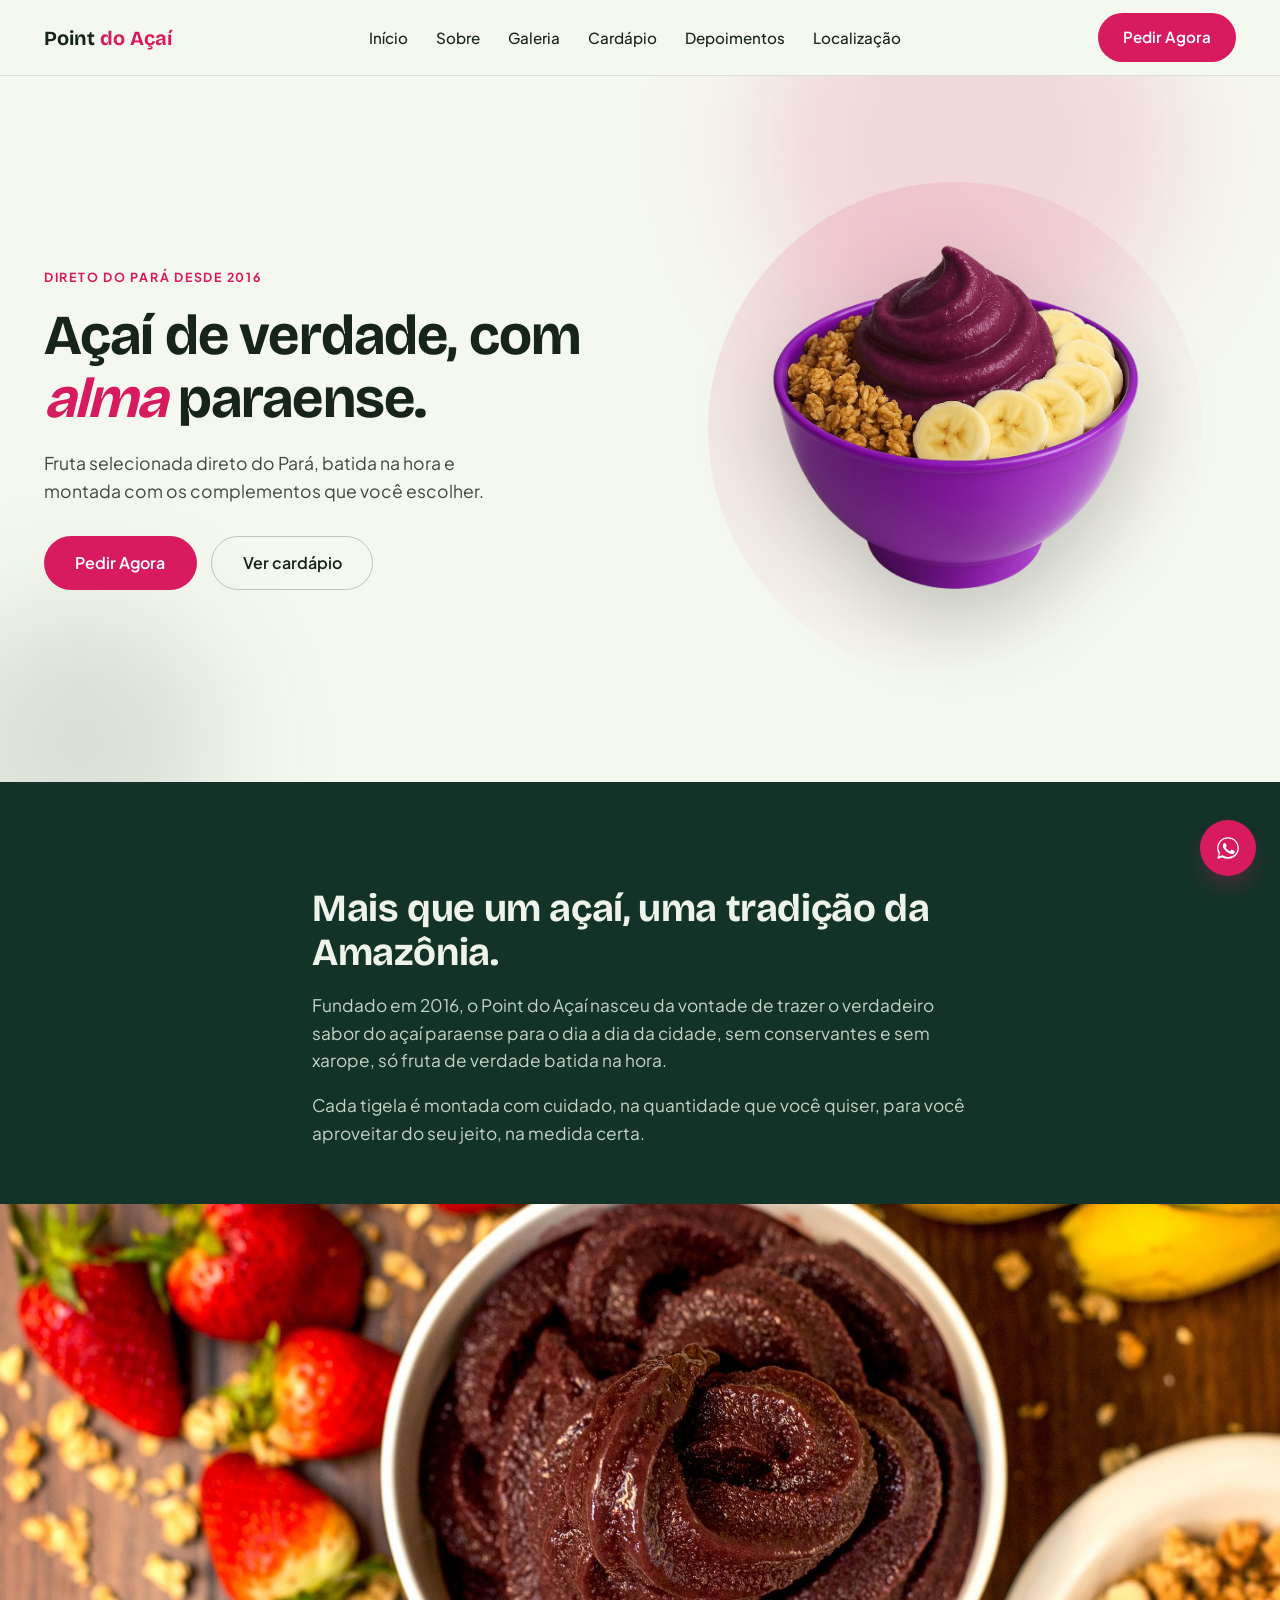
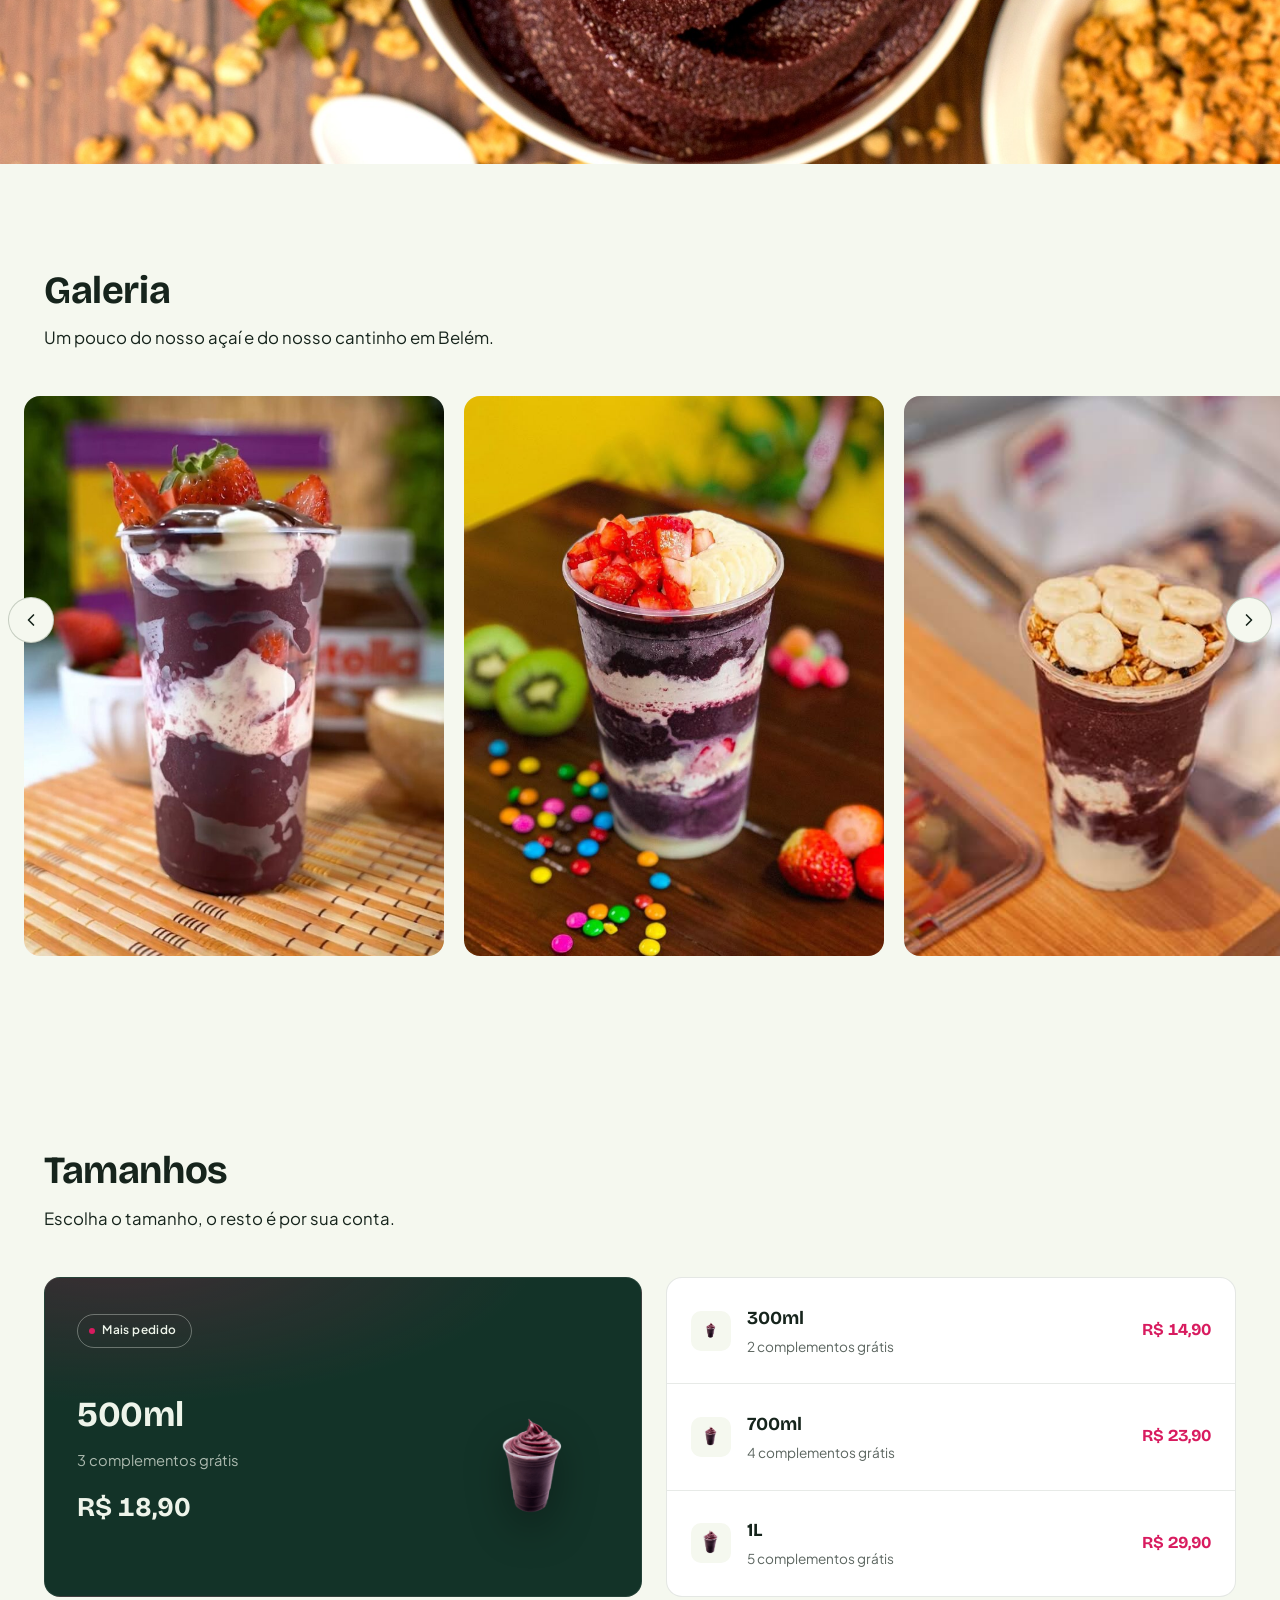
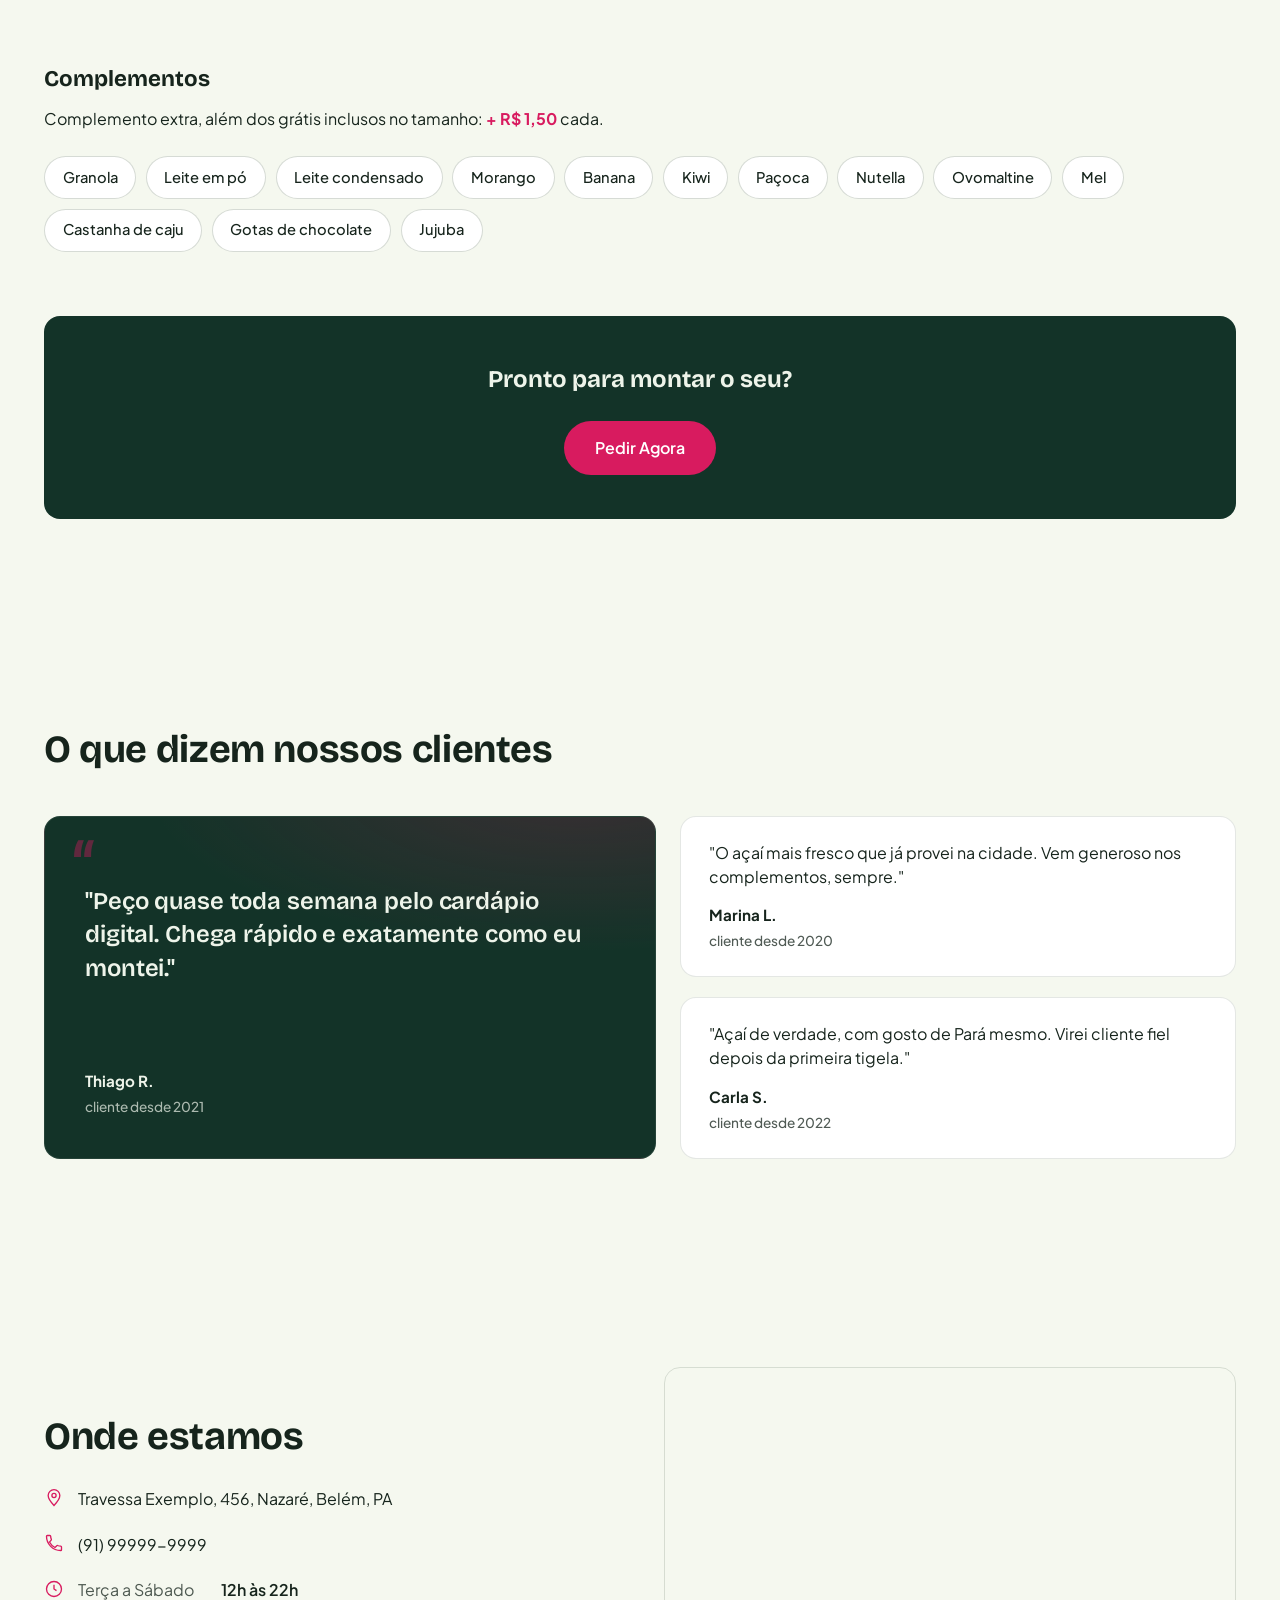
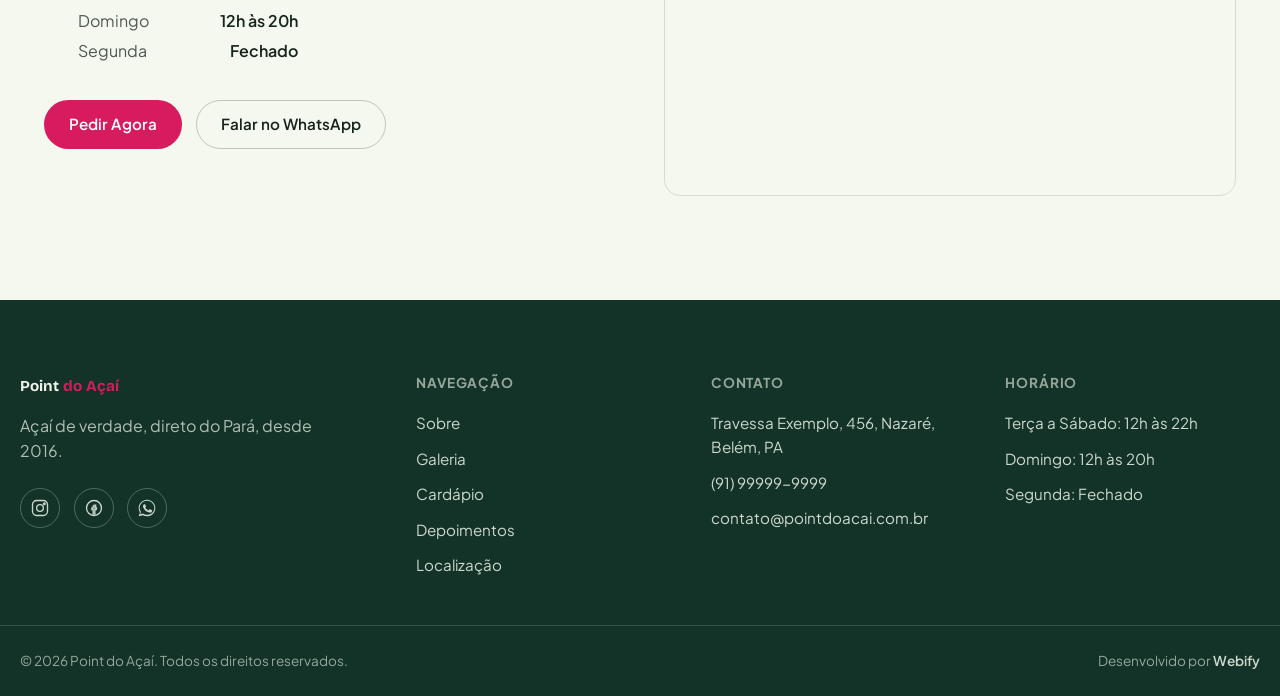
<file: point-do-acai/index.html>
<!doctype html>
<html lang="pt-BR">
    <head>
        <!--
  PERSONALIZE AQUI antes de publicar para um cliente real:
  1. Numero de WhatsApp (busque por "5591999999999" e troque em todos os locais)
  2. Link do cardapio digital (busque por "https://www.anota.ai/" e troque pelo link real do cliente)
  3. Endereco e horario de funcionamento (secao #localizacao e rodape)
  4. Coordenadas do mapa (iframe da secao #localizacao) e bloco "geo" do JSON-LD abaixo
  5. Links de redes sociais (Instagram/Facebook no rodape e botao flutuante do WhatsApp)
  6. Nome do negocio, textos, tamanhos/complementos e precos do cardapio (mantenha o HTML visivel e o JSON-LD sincronizados)
  7. Creditos de desenvolvimento no rodape
-->
        <meta charset="UTF-8" />
        <meta name="viewport" content="width=device-width, initial-scale=1.0" />
        <script>
            document.documentElement.className += " js";
        </script>
        <title>Point do Açaí - Açaí Tradicional Paraense em Belém</title>
        <meta
            name="description"
            content="Point do Açaí: açaí de verdade direto do Pará, montado com os complementos que você escolher. Peça em poucos cliques pelo cardápio digital."
        />
        <meta name="theme-color" content="#d81b5f" />
        <meta property="og:title" content="Point do Açaí" />
        <meta
            property="og:description"
            content="Açaí paraense de verdade, montado do seu jeito. Peça pelo nosso cardápio digital."
        />
        <meta property="og:type" content="website" />
        <meta property="og:image" content="public/tigela.png" />
        <link
            rel="icon"
            href="data:image/svg+xml,%3Csvg xmlns='http://www.w3.org/2000/svg' viewBox='0 0 100 100'%3E%3Crect width='100' height='100' rx='24' fill='%23133328'/%3E%3Ccircle cx='50' cy='46' r='24' fill='%23d81b5f'/%3E%3Cpath d='M30 62c8 10 32 10 40 0' stroke='%23f5f8ef' stroke-width='5' fill='none' stroke-linecap='round'/%3E%3C/svg%3E"
        />
        <script type="application/ld+json">
            {
                "@context": "https://schema.org",
                "@type": "Restaurant",
                "name": "Point do Açaí",
                "servesCuisine": ["Açaí", "Sorvetes"],
                "priceRange": "R$14,90 - R$29,90",
                "telephone": "+5591999999999",
                "address": {
                    "@type": "PostalAddress",
                    "streetAddress": "Travessa Exemplo, 456",
                    "addressLocality": "Belém",
                    "addressRegion": "PA",
                    "addressCountry": "BR"
                },
                "geo": {
                    "@type": "GeoCoordinates",
                    "latitude": -1.4558,
                    "longitude": -48.4902
                },
                "openingHoursSpecification": [
                    {
                        "@type": "OpeningHoursSpecification",
                        "dayOfWeek": [
                            "Tuesday",
                            "Wednesday",
                            "Thursday",
                            "Friday",
                            "Saturday"
                        ],
                        "opens": "12:00",
                        "closes": "22:00"
                    },
                    {
                        "@type": "OpeningHoursSpecification",
                        "dayOfWeek": ["Sunday"],
                        "opens": "12:00",
                        "closes": "20:00"
                    }
                ],
                "hasMenu": {
                    "@type": "Menu",
                    "hasMenuSection": [
                        {
                            "@type": "MenuSection",
                            "name": "Tamanhos",
                            "hasMenuItem": [
                                {
                                    "@type": "MenuItem",
                                    "name": "Açaí 300ml",
                                    "offers": {
                                        "@type": "Offer",
                                        "price": "14.90",
                                        "priceCurrency": "BRL"
                                    }
                                },
                                {
                                    "@type": "MenuItem",
                                    "name": "Açaí 500ml",
                                    "offers": {
                                        "@type": "Offer",
                                        "price": "18.90",
                                        "priceCurrency": "BRL"
                                    }
                                },
                                {
                                    "@type": "MenuItem",
                                    "name": "Açaí 700ml",
                                    "offers": {
                                        "@type": "Offer",
                                        "price": "23.90",
                                        "priceCurrency": "BRL"
                                    }
                                },
                                {
                                    "@type": "MenuItem",
                                    "name": "Açaí 1L",
                                    "offers": {
                                        "@type": "Offer",
                                        "price": "29.90",
                                        "priceCurrency": "BRL"
                                    }
                                }
                            ]
                        },
                        {
                            "@type": "MenuSection",
                            "name": "Complementos",
                            "description": "Cada complemento além dos grátis inclusos no tamanho custa R$ 1,50.",
                            "hasMenuItem": [
                                {
                                    "@type": "MenuItem",
                                    "name": "Granola",
                                    "offers": {
                                        "@type": "Offer",
                                        "price": "1.50",
                                        "priceCurrency": "BRL"
                                    }
                                },
                                {
                                    "@type": "MenuItem",
                                    "name": "Leite em pó",
                                    "offers": {
                                        "@type": "Offer",
                                        "price": "1.50",
                                        "priceCurrency": "BRL"
                                    }
                                },
                                {
                                    "@type": "MenuItem",
                                    "name": "Leite condensado",
                                    "offers": {
                                        "@type": "Offer",
                                        "price": "1.50",
                                        "priceCurrency": "BRL"
                                    }
                                },
                                {
                                    "@type": "MenuItem",
                                    "name": "Morango",
                                    "offers": {
                                        "@type": "Offer",
                                        "price": "1.50",
                                        "priceCurrency": "BRL"
                                    }
                                },
                                {
                                    "@type": "MenuItem",
                                    "name": "Banana",
                                    "offers": {
                                        "@type": "Offer",
                                        "price": "1.50",
                                        "priceCurrency": "BRL"
                                    }
                                },
                                {
                                    "@type": "MenuItem",
                                    "name": "Kiwi",
                                    "offers": {
                                        "@type": "Offer",
                                        "price": "1.50",
                                        "priceCurrency": "BRL"
                                    }
                                },
                                {
                                    "@type": "MenuItem",
                                    "name": "Paçoca",
                                    "offers": {
                                        "@type": "Offer",
                                        "price": "1.50",
                                        "priceCurrency": "BRL"
                                    }
                                },
                                {
                                    "@type": "MenuItem",
                                    "name": "Nutella",
                                    "offers": {
                                        "@type": "Offer",
                                        "price": "1.50",
                                        "priceCurrency": "BRL"
                                    }
                                },
                                {
                                    "@type": "MenuItem",
                                    "name": "Ovomaltine",
                                    "offers": {
                                        "@type": "Offer",
                                        "price": "1.50",
                                        "priceCurrency": "BRL"
                                    }
                                },
                                {
                                    "@type": "MenuItem",
                                    "name": "Mel",
                                    "offers": {
                                        "@type": "Offer",
                                        "price": "1.50",
                                        "priceCurrency": "BRL"
                                    }
                                },
                                {
                                    "@type": "MenuItem",
                                    "name": "Castanha de caju",
                                    "offers": {
                                        "@type": "Offer",
                                        "price": "1.50",
                                        "priceCurrency": "BRL"
                                    }
                                },
                                {
                                    "@type": "MenuItem",
                                    "name": "Gotas de chocolate",
                                    "offers": {
                                        "@type": "Offer",
                                        "price": "1.50",
                                        "priceCurrency": "BRL"
                                    }
                                },
                                {
                                    "@type": "MenuItem",
                                    "name": "Jujuba",
                                    "offers": {
                                        "@type": "Offer",
                                        "price": "1.50",
                                        "priceCurrency": "BRL"
                                    }
                                }
                            ]
                        }
                    ]
                }
            }
        </script>
        <link rel="preconnect" href="https://fonts.googleapis.com" />
        <link rel="preconnect" href="https://fonts.gstatic.com" crossorigin />
        <link
            href="https://fonts.googleapis.com/css2?family=Bricolage+Grotesque:opsz,wght@12..96,500;12..96,700;12..96,800&family=Plus+Jakarta+Sans:wght@400;500;600;700&display=swap"
            rel="stylesheet"
        />
        <link rel="stylesheet" href="css/style.css" />
    </head>
    <body>
        <a href="#conteudo" class="skip-link">Ir para o conteúdo</a>

        <header class="header" id="header">
            <div class="container header__inner">
                <a href="#inicio" class="logo">Point <span>do Açaí</span></a>

                <nav class="nav" id="nav">
                    <ul class="nav__list">
                        <li><a href="#inicio" class="nav__link">Início</a></li>
                        <li><a href="#sobre" class="nav__link">Sobre</a></li>
                        <li>
                            <a href="#galeria" class="nav__link">Galeria</a>
                        </li>
                        <li>
                            <a href="#cardapio" class="nav__link">Cardápio</a>
                        </li>
                        <li>
                            <a href="#depoimentos" class="nav__link"
                                >Depoimentos</a
                            >
                        </li>
                        <li>
                            <a href="#localizacao" class="nav__link"
                                >Localização</a
                            >
                        </li>
                    </ul>
                </nav>

                <a
                    class="btn btn--primary nav__cta"
                    href="https://www.anota.ai/"
                    target="_blank"
                    rel="noopener"
                    >Pedir Agora</a
                >

                <button
                    class="nav__toggle"
                    id="navToggle"
                    aria-label="Abrir menu"
                    aria-expanded="false"
                    aria-controls="nav"
                >
                    <svg
                        class="icon icon--menu"
                        viewBox="0 0 24 24"
                        fill="none"
                        stroke="currentColor"
                        stroke-width="1.8"
                        stroke-linecap="round"
                    >
                        <line x1="3" y1="6" x2="21" y2="6"></line>
                        <line x1="3" y1="12" x2="21" y2="12"></line>
                        <line x1="3" y1="18" x2="21" y2="18"></line>
                    </svg>
                    <svg
                        class="icon icon--close"
                        viewBox="0 0 24 24"
                        fill="none"
                        stroke="currentColor"
                        stroke-width="1.8"
                        stroke-linecap="round"
                    >
                        <line x1="5" y1="5" x2="19" y2="19"></line>
                        <line x1="19" y1="5" x2="5" y2="19"></line>
                    </svg>
                </button>
            </div>
        </header>

        <main id="conteudo">
            <!-- HERO -->
            <section id="inicio" class="hero">
                <div class="hero__blob hero__blob--1" aria-hidden="true"></div>
                <div class="hero__blob hero__blob--2" aria-hidden="true"></div>
                <div class="container hero__grid">
                    <div class="hero__content">
                        <p class="eyebrow">Direto do Pará desde 2016</p>
                        <h1 class="hero__title">
                            Açaí de verdade, com <em>alma</em> paraense.
                        </h1>
                        <p class="hero__subtitle">
                            Fruta selecionada direto do Pará, batida na hora e
                            montada com os complementos que você escolher.
                        </p>
                        <div class="hero__actions">
                            <a
                                class="btn btn--primary btn--lg"
                                href="https://www.anota.ai/"
                                target="_blank"
                                rel="noopener"
                                >Pedir Agora</a
                            >
                            <a class="btn btn--ghost btn--lg" href="#cardapio"
                                >Ver cardápio</a
                            >
                        </div>
                    </div>

                    <div class="hero__visual reveal" aria-hidden="true">
                        <div class="hero__visual-ring"></div>
                        <img
                            class="hero__bowl"
                            src="public/tigela.png"
                            alt=""
                            loading="eager"
                        />
                    </div>
                </div>
            </section>

            <!-- SOBRE -->
            <section id="sobre" class="sobre">
                <div class="container sobre__text">
                    <h2 class="section__title section__title--inverse">
                        Mais que um açaí, uma tradição da Amazônia.
                    </h2>
                    <p class="sobre__body">
                        Fundado em 2016, o Point do Açaí nasceu da vontade de
                        trazer o verdadeiro sabor do açaí paraense para o dia a
                        dia da cidade, sem conservantes e sem xarope, só fruta
                        de verdade batida na hora.
                    </p>
                    <p class="sobre__body">
                        Cada tigela é montada com cuidado, na quantidade que
                        você quiser, para você aproveitar do seu jeito, na
                        medida certa.
                    </p>
                </div>
                <div class="sobre__photo reveal">
                    <img
                        src="public/banner.jpg"
                        alt="Tigela de açaí"
                        loading="lazy"
                    />
                </div>
            </section>

            <!-- GALERIA -->
            <section id="galeria" class="section galeria">
                <div class="container">
                    <h2 class="section__title reveal">Galeria</h2>
                    <p class="section__subtitle reveal">
                        Um pouco do nosso açaí e do nosso cantinho em Belém.
                    </p>
                </div>

                <div class="carousel reveal" id="carousel">
                    <div class="carousel__viewport" id="carouselViewport">
                        <ul class="carousel__track" id="carouselTrack">
                            <li class="carousel__slide">
                                <img
                                    src="public/acai_1.jpg"
                                    alt="Açaí com cobertura de Nutella, chantilly e morango"
                                    loading="lazy"
                                />
                            </li>
                            <li class="carousel__slide">
                                <img
                                    src="public/acai_2.jpg"
                                    alt="Açaí com morango picado, kiwi e confeitos coloridos"
                                    loading="lazy"
                                />
                            </li>
                            <li class="carousel__slide">
                                <img
                                    src="public/acai_3.jpg"
                                    alt="Açaí com granola e banana"
                                    loading="lazy"
                                />
                            </li>
                            <li class="carousel__slide">
                                <img
                                    src="public/acai_4.jpg"
                                    alt="Açaí com granola e banana, servido no balcão"
                                    loading="lazy"
                                />
                            </li>
                            <li class="carousel__slide">
                                <img
                                    src="public/acai_5.jpg"
                                    alt="Açaí com banana em rodelas, servido no copo"
                                    loading="lazy"
                                />
                            </li>
                            <li class="carousel__slide">
                                <img
                                    src="public/acai_6.jpg"
                                    alt="Açaí com banana em rodelas, servido no copo"
                                    loading="lazy"
                                />
                            </li>
                        </ul>
                    </div>

                    <button
                        type="button"
                        class="carousel__arrow carousel__arrow--prev"
                        id="carouselPrev"
                        aria-label="Foto anterior"
                    >
                        <svg
                            class="icon"
                            viewBox="0 0 24 24"
                            fill="none"
                            stroke="currentColor"
                            stroke-width="2"
                            stroke-linecap="round"
                            stroke-linejoin="round"
                        >
                            <path d="M15 18l-6-6 6-6" />
                        </svg>
                    </button>
                    <button
                        type="button"
                        class="carousel__arrow carousel__arrow--next"
                        id="carouselNext"
                        aria-label="Próxima foto"
                    >
                        <svg
                            class="icon"
                            viewBox="0 0 24 24"
                            fill="none"
                            stroke="currentColor"
                            stroke-width="2"
                            stroke-linecap="round"
                            stroke-linejoin="round"
                        >
                            <path d="M9 6l6 6-6 6" />
                        </svg>
                    </button>
                </div>
            </section>

            <!-- CARDÁPIO -->
            <section id="cardapio" class="section cardapio">
                <div class="container">
                    <h2 class="section__title reveal">Tamanhos</h2>
                    <p class="section__subtitle reveal">
                        Escolha o tamanho, o resto é por sua conta.
                    </p>

                    <div class="menu-bento reveal">
                        <article class="menu-feature">
                            <span class="menu-feature__badge">Mais pedido</span>
                            <div class="menu-feature__container">
                                <div class="menu-feature__body">
                                    <span class="menu-feature__size"
                                        >500ml</span
                                    >
                                    <span class="menu-feature__free"
                                        >3 complementos grátis</span
                                    >
                                    <span class="menu-feature__price"
                                        >R$ 18,90</span
                                    >
                                </div>
                                <img
                                    class="menu-feature__cup"
                                    src="public/acai.webp"
                                    alt="Açaí de 500ml com cobertura"
                                    loading="lazy"
                                />
                            </div>
                        </article>

                        <div class="size-list">
                            <div class="size-row">
                                <span class="size-row__icon size-row__icon--sm"
                                    ><img
                                        src="public/acai.webp"
                                        alt=""
                                        aria-hidden="true"
                                        loading="lazy"
                                /></span>
                                <span class="size-row__info">
                                    <span class="size-row__size">300ml</span>
                                    <span class="size-row__free"
                                        >2 complementos grátis</span
                                    >
                                </span>
                                <span class="size-row__price">R$ 14,90</span>
                            </div>
                            <div class="size-row">
                                <span class="size-row__icon size-row__icon--md"
                                    ><img
                                        src="public/acai.webp"
                                        alt=""
                                        aria-hidden="true"
                                        loading="lazy"
                                /></span>
                                <span class="size-row__info">
                                    <span class="size-row__size">700ml</span>
                                    <span class="size-row__free"
                                        >4 complementos grátis</span
                                    >
                                </span>
                                <span class="size-row__price">R$ 23,90</span>
                            </div>
                            <div class="size-row">
                                <span class="size-row__icon size-row__icon--lg"
                                    ><img
                                        src="public/acai.webp"
                                        alt=""
                                        aria-hidden="true"
                                        loading="lazy"
                                /></span>
                                <span class="size-row__info">
                                    <span class="size-row__size">1L</span>
                                    <span class="size-row__free"
                                        >5 complementos grátis</span
                                    >
                                </span>
                                <span class="size-row__price">R$ 29,90</span>
                            </div>
                        </div>
                    </div>

                    <h3 class="cardapio__group-title reveal">Complementos</h3>
                    <p class="cardapio__note reveal">
                        Complemento extra, além dos grátis inclusos no tamanho:
                        <strong>+ R$ 1,50</strong> cada.
                    </p>
                    <div class="topping-cloud reveal">
                        <span class="topping-pill">Granola</span>
                        <span class="topping-pill">Leite em pó</span>
                        <span class="topping-pill">Leite condensado</span>
                        <span class="topping-pill">Morango</span>
                        <span class="topping-pill">Banana</span>
                        <span class="topping-pill">Kiwi</span>
                        <span class="topping-pill">Paçoca</span>
                        <span class="topping-pill">Nutella</span>
                        <span class="topping-pill">Ovomaltine</span>
                        <span class="topping-pill">Mel</span>
                        <span class="topping-pill">Castanha de caju</span>
                        <span class="topping-pill">Gotas de chocolate</span>
                        <span class="topping-pill">Jujuba</span>
                    </div>

                    <div class="cardapio__cta reveal">
                        <p class="cardapio__cta-title">
                            Pronto para montar o seu?
                        </p>
                        <a
                            class="btn btn--primary btn--lg"
                            href="https://www.anota.ai/"
                            target="_blank"
                            rel="noopener"
                            >Pedir Agora</a
                        >
                    </div>
                </div>
            </section>

            <!-- DEPOIMENTOS -->
            <section id="depoimentos" class="section depoimentos">
                <div class="container">
                    <h2 class="section__title reveal">
                        O que dizem nossos clientes
                    </h2>

                    <div class="depoimentos__grid reveal">
                        <blockquote class="quote-feature">
                            <p class="quote-feature__text">
                                "Peço quase toda semana pelo cardápio digital.
                                Chega rápido e exatamente como eu montei."
                            </p>
                            <footer class="quote-feature__author">
                                Thiago R. <span>cliente desde 2021</span>
                            </footer>
                        </blockquote>

                        <div class="quote-list">
                            <article class="quote-row">
                                <p class="quote-row__text">
                                    "O açaí mais fresco que já provei na cidade.
                                    Vem generoso nos complementos, sempre."
                                </p>
                                <p class="quote-row__author">
                                    Marina L. <span>cliente desde 2020</span>
                                </p>
                            </article>
                            <article class="quote-row">
                                <p class="quote-row__text">
                                    "Açaí de verdade, com gosto de Pará mesmo.
                                    Virei cliente fiel depois da primeira
                                    tigela."
                                </p>
                                <p class="quote-row__author">
                                    Carla S. <span>cliente desde 2022</span>
                                </p>
                            </article>
                        </div>
                    </div>
                </div>
            </section>

            <!-- LOCALIZAÇÃO -->
            <section id="localizacao" class="section localizacao">
                <div class="container localizacao__grid">
                    <div class="localizacao__info reveal">
                        <h2 class="section__title">Onde estamos</h2>

                        <ul class="info-list">
                            <li>
                                <svg
                                    class="icon"
                                    viewBox="0 0 24 24"
                                    fill="none"
                                    stroke="currentColor"
                                    stroke-width="1.6"
                                >
                                    <path
                                        d="M12 21s-7-7.58-7-12a7 7 0 1 1 14 0c0 4.42-7 12-7 12z"
                                    />
                                    <circle cx="12" cy="9" r="2.5" />
                                </svg>
                                <span
                                    >Travessa Exemplo, 456, Nazaré, Belém,
                                    PA</span
                                >
                            </li>
                            <li>
                                <svg
                                    class="icon"
                                    viewBox="0 0 24 24"
                                    fill="none"
                                    stroke="currentColor"
                                    stroke-width="1.6"
                                >
                                    <path
                                        d="M6.6 10.8c1.4 2.8 3.8 5.1 6.6 6.6l2.2-2.2c.3-.3.7-.4 1-.2 1.1.5 2.3.8 3.6.8.6 0 1 .4 1 1V20c0 .6-.4 1-1 1C10.6 21 3 13.4 3 4c0-.6.4-1 1-1h3c.6 0 1 .4 1 1 0 1.3.3 2.5.8 3.6.1.3.1.7-.2 1l-2 2.2z"
                                    />
                                </svg>
                                <span>(91) 99999-9999</span>
                            </li>
                            <li class="info-list__hours">
                                <svg
                                    class="icon"
                                    viewBox="0 0 24 24"
                                    fill="none"
                                    stroke="currentColor"
                                    stroke-width="1.6"
                                >
                                    <circle cx="12" cy="12" r="9" />
                                    <path d="M12 7v5l3 2" />
                                </svg>
                                <div class="hours">
                                    <div>
                                        <span>Terça a Sábado</span
                                        ><span>12h às 22h</span>
                                    </div>
                                    <div>
                                        <span>Domingo</span
                                        ><span>12h às 20h</span>
                                    </div>
                                    <div>
                                        <span>Segunda</span><span>Fechado</span>
                                    </div>
                                </div>
                            </li>
                        </ul>

                        <div class="localizacao__actions">
                            <a
                                class="btn btn--primary"
                                href="https://www.anota.ai/"
                                target="_blank"
                                rel="noopener"
                                >Pedir Agora</a
                            >
                            <a
                                class="btn btn--ghost"
                                href="https://wa.me/5591999999999?text=Ol%C3%A1!%20Gostaria%20de%20saber%20mais%20sobre%20o%20Point%20do%20A%C3%A7a%C3%AD."
                                target="_blank"
                                rel="noopener"
                                >Falar no WhatsApp</a
                            >
                        </div>
                    </div>

                    <div class="localizacao__map reveal">
                        <iframe
                            title="Mapa de localização do Point do Açaí"
                            src="https://www.google.com/maps?q=-1.4558,-48.4902&z=15&output=embed"
                            width="100%"
                            height="100%"
                            style="border: 0"
                            loading="lazy"
                            referrerpolicy="no-referrer-when-downgrade"
                        >
                        </iframe>
                    </div>
                </div>
            </section>
        </main>

        <footer class="footer">
            <div class="container footer__grid">
                <div class="footer__col">
                    <a href="#inicio" class="logo logo--footer"
                        >Point <span>do Açaí</span></a
                    >
                    <p class="footer__text">
                        Açaí de verdade, direto do Pará, desde 2016.
                    </p>
                    <div class="footer__social">
                        <a
                            href="https://instagram.com/"
                            target="_blank"
                            rel="noopener"
                            aria-label="Instagram"
                        >
                            <svg
                                class="icon"
                                viewBox="0 0 24 24"
                                fill="none"
                                stroke="currentColor"
                                stroke-width="1.6"
                            >
                                <rect
                                    x="3"
                                    y="3"
                                    width="18"
                                    height="18"
                                    rx="5"
                                />
                                <circle cx="12" cy="12" r="4" />
                                <circle cx="17.2" cy="6.8" r="1" />
                            </svg>
                        </a>
                        <a
                            href="https://facebook.com/"
                            target="_blank"
                            rel="noopener"
                            aria-label="Facebook"
                        >
                            <svg
                                class="icon"
                                viewBox="0 0 24 24"
                                fill="none"
                                stroke="currentColor"
                                stroke-width="1.6"
                            >
                                <circle cx="12" cy="12" r="9" />
                                <path
                                    d="M14 8.5h-1.5A1.5 1.5 0 0 0 11 10v2H9.5v2H11v5h2v-5h1.6l.4-2H13v-1.5c0-.4.3-.5.5-.5H14z"
                                />
                            </svg>
                        </a>
                        <a
                            href="https://wa.me/5591999999999"
                            target="_blank"
                            rel="noopener"
                            aria-label="WhatsApp"
                        >
                            <svg
                                class="icon"
                                viewBox="0 0 24 24"
                                fill="currentColor"
                            >
                                <path
                                    d="M12 2C6.5 2 2 6.5 2 12c0 1.9.5 3.7 1.5 5.3L2 22l4.9-1.3c1.5.8 3.3 1.3 5.1 1.3 5.5 0 10-4.5 10-10S17.5 2 12 2zm0 18.2c-1.7 0-3.3-.5-4.7-1.3l-.3-.2-3.2.8.9-3.1-.2-.3C3.7 14.5 3.2 13 3.2 12 3.2 7.1 7.1 3.2 12 3.2S20.8 7.1 20.8 12 16.9 20.2 12 20.2z"
                                />
                                <path
                                    d="M17.5 14.4c-.3-.1-1.6-.8-1.9-.9-.2-.1-.4-.1-.6.1-.2.2-.6.9-.8 1.1-.1.2-.3.2-.5.1-1.6-.8-2.6-1.4-3.7-3.1-.3-.4.3-.4.8-1.3.1-.2 0-.4-.1-.5-.1-.1-.6-1.5-.8-2-.2-.5-.4-.4-.6-.4h-.5c-.2 0-.5.1-.7.3-.2.2-.9.9-.9 2.2 0 1.3 1 2.6 1.1 2.8.1.2 1.9 3 4.7 4.1 2.3.9 2.7.7 3.2.7.5-.1 1.6-.7 1.8-1.3.2-.6.2-1.1.2-1.2-.1-.1-.2-.2-.4-.3z"
                                />
                            </svg>
                        </a>
                    </div>
                </div>

                <div class="footer__col">
                    <h4>Navegação</h4>
                    <ul>
                        <li><a href="#sobre">Sobre</a></li>
                        <li><a href="#galeria">Galeria</a></li>
                        <li><a href="#cardapio">Cardápio</a></li>
                        <li><a href="#depoimentos">Depoimentos</a></li>
                        <li><a href="#localizacao">Localização</a></li>
                    </ul>
                </div>

                <div class="footer__col">
                    <h4>Contato</h4>
                    <ul>
                        <li>Travessa Exemplo, 456, Nazaré, Belém, PA</li>
                        <li>(91) 99999-9999</li>
                        <li>contato@pointdoacai.com.br</li>
                    </ul>
                </div>

                <div class="footer__col">
                    <h4>Horário</h4>
                    <ul>
                        <li>Terça a Sábado: 12h às 22h</li>
                        <li>Domingo: 12h às 20h</li>
                        <li>Segunda: Fechado</li>
                    </ul>
                </div>
            </div>

            <div class="footer__bottom">
                <div class="container footer__bottom-inner">
                    <p>
                        &copy; 2026 Point do Açaí. Todos os direitos reservados.
                    </p>
                    <p>Desenvolvido por <a href="#">Webify</a></p>
                </div>
            </div>
        </footer>

        <a
            class="whatsapp-float"
            href="https://wa.me/5591999999999?text=Ol%C3%A1!%20Gostaria%20de%20saber%20mais%20sobre%20o%20Point%20do%20A%C3%A7a%C3%AD."
            target="_blank"
            rel="noopener"
            aria-label="Fale conosco no WhatsApp"
        >
            <svg class="icon" viewBox="0 0 24 24" fill="currentColor">
                <path
                    d="M12 2C6.5 2 2 6.5 2 12c0 1.9.5 3.7 1.5 5.3L2 22l4.9-1.3c1.5.8 3.3 1.3 5.1 1.3 5.5 0 10-4.5 10-10S17.5 2 12 2zm0 18.2c-1.7 0-3.3-.5-4.7-1.3l-.3-.2-3.2.8.9-3.1-.2-.3C3.7 14.5 3.2 13 3.2 12 3.2 7.1 7.1 3.2 12 3.2S20.8 7.1 20.8 12 16.9 20.2 12 20.2z"
                />
                <path
                    d="M17.5 14.4c-.3-.1-1.6-.8-1.9-.9-.2-.1-.4-.1-.6.1-.2.2-.6.9-.8 1.1-.1.2-.3.2-.5.1-1.6-.8-2.6-1.4-3.7-3.1-.3-.4.3-.4.8-1.3.1-.2 0-.4-.1-.5-.1-.1-.6-1.5-.8-2-.2-.5-.4-.4-.6-.4h-.5c-.2 0-.5.1-.7.3-.2.2-.9.9-.9 2.2 0 1.3 1 2.6 1.1 2.8.1.2 1.9 3 4.7 4.1 2.3.9 2.7.7 3.2.7.5-.1 1.6-.7 1.8-1.3.2-.6.2-1.1.2-1.2-.1-.1-.2-.2-.4-.3z"
                />
            </svg>
        </a>

        <script src="js/script.js"></script>
    </body>
</html>
</file>
<file: barbearia-imperio/css/style.css>
/* ==========================================================================
   Barbearia Império — stylesheet
   ========================================================================== */

:root {
  --color-bg: #0e0e0e;
  --color-bg-alt: #161616;
  --color-surface: #1c1c1a;
  --color-border: #2c2a26;
  --color-gold: #c9a24b;
  --color-gold-light: #e6c878;
  --color-text: #f2ede1;
  --color-text-muted: #b3aca0;

  --color-light-bg: #f5f0e6;
  --color-light-surface: #ffffff;
  --color-light-border: #e3dbc9;
  --color-dark-text: #1a1815;
  --color-dark-text-muted: #5b564c;

  --font-heading: "Playfair Display", Georgia, serif;
  --font-body: "Poppins", "Segoe UI", sans-serif;

  --max-width: 1180px;
  --radius: 10px;
  --transition: 0.3s ease;
}

/* ---------- Reset ---------- */
* { margin: 0; padding: 0; box-sizing: border-box; }

html { scroll-behavior: smooth; }

body {
  background: var(--color-bg);
  color: var(--color-text);
  font-family: var(--font-body);
  font-weight: 300;
  line-height: 1.65;
  -webkit-font-smoothing: antialiased;
}

img { max-width: 100%; display: block; }

a { color: inherit; text-decoration: none; }

ul { list-style: none; }

button { font-family: inherit; cursor: pointer; border: none; background: none; color: inherit; }

.icon { width: 20px; height: 20px; }

.skip-link {
  position: absolute;
  left: -999px;
  top: 0;
  background: var(--color-gold);
  color: #000;
  padding: 8px 16px;
  z-index: 1000;
}
.skip-link:focus { left: 0; }

@media (prefers-reduced-motion: reduce) {
  * { animation-duration: 0.01ms !important; animation-iteration-count: 1 !important; transition-duration: 0.01ms !important; scroll-behavior: auto !important; }
}

.container {
  max-width: var(--max-width);
  margin: 0 auto;
  padding: 0 24px;
}

/* ---------- Typography helpers ---------- */
.eyebrow {
  display: inline-block;
  font-size: 0.8rem;
  letter-spacing: 0.18em;
  text-transform: uppercase;
  color: var(--color-gold);
  font-weight: 600;
  margin-bottom: 14px;
}
.eyebrow--dark { color: #96772c; }

.section__title {
  font-family: var(--font-heading);
  font-weight: 700;
  font-size: clamp(2rem, 4vw, 2.75rem);
  line-height: 1.15;
  margin-bottom: 16px;
}

.section__subtitle {
  color: var(--color-text-muted);
  font-size: 1.05rem;
  max-width: 560px;
  margin-bottom: 48px;
}

.section--light .section__subtitle { color: var(--color-dark-text-muted); }

/* ---------- Buttons ---------- */
.btn {
  display: inline-flex;
  align-items: center;
  justify-content: center;
  gap: 10px;
  padding: 14px 28px;
  border-radius: 4px;
  font-weight: 600;
  font-size: 0.95rem;
  letter-spacing: 0.02em;
  transition: transform var(--transition), background var(--transition), color var(--transition), border-color var(--transition);
  white-space: nowrap;
}
.btn--primary {
  background: var(--color-gold);
  color: #14120c;
}
.btn--primary:hover { background: var(--color-gold-light); transform: translateY(-2px); }

.btn--ghost {
  border: 1px solid var(--color-border);
  color: var(--color-text);
}
.section--light .btn--ghost { border-color: var(--color-light-border); color: var(--color-dark-text); }
.btn--ghost:hover { border-color: var(--color-gold); color: var(--color-gold); }

.btn--lg { padding: 16px 34px; font-size: 1rem; }

/* ---------- Header ---------- */
.header {
  position: fixed;
  top: 0; left: 0; right: 0;
  z-index: 500;
  padding: 22px 0;
  transition: background var(--transition), padding var(--transition), box-shadow var(--transition);
}
.header.is-scrolled {
  background: rgba(14, 14, 14, 0.92);
  backdrop-filter: blur(8px);
  padding: 14px 0;
  box-shadow: 0 4px 24px rgba(0,0,0,0.35);
}

.header__inner {
  display: flex;
  align-items: center;
  justify-content: space-between;
  gap: 24px;
}

.logo {
  font-family: var(--font-heading);
  font-weight: 700;
  font-size: 1.4rem;
  color: var(--color-text);
  letter-spacing: 0.02em;
}
.logo span { color: var(--color-gold); }

.nav__list {
  display: flex;
  gap: 32px;
}
.nav__link {
  font-size: 0.92rem;
  font-weight: 500;
  color: var(--color-text-muted);
  transition: color var(--transition);
  position: relative;
}
.nav__link:hover { color: var(--color-gold-light); }

.nav__toggle {
  display: none;
  padding: 4px;
  color: var(--color-text);
}

@media (max-width: 900px) {
  .nav__cta { display: none; }
  .nav__toggle { display: block; z-index: 600; }
  .icon--close { display: none; }

  .nav {
    position: fixed;
    inset: 0;
    background: rgba(10, 10, 10, 0.98);
    display: flex;
    align-items: center;
    justify-content: center;
    opacity: 0;
    visibility: hidden;
    transition: opacity var(--transition);
  }
  .nav.is-open { opacity: 1; visibility: visible; }
  .nav__list { flex-direction: column; text-align: center; gap: 28px; }
  .nav__link { font-size: 1.3rem; }

  .nav.is-open ~ .nav__toggle .icon--menu,
  .header .nav__toggle.is-active .icon--menu { display: none; }
  .header .nav__toggle.is-active .icon--close { display: block; }
}

/* ---------- Sections base ---------- */
.section { padding: 110px 0; }
.section--light { background: var(--color-light-bg); color: var(--color-dark-text); }
.section--dark { background: var(--color-bg); color: var(--color-text); }

/* ---------- Hero ---------- */
.hero {
  position: relative;
  min-height: 100vh;
  display: flex;
  align-items: center;
  padding: 160px 0 80px;
  overflow: hidden;
}
.hero__bg {
  position: absolute;
  inset: 0;
  z-index: 0;
  background:
    radial-gradient(circle at 18% 20%, rgba(201, 162, 75, 0.16), transparent 45%),
    radial-gradient(circle at 85% 75%, rgba(201, 162, 75, 0.1), transparent 40%),
    repeating-linear-gradient(135deg, #131311 0px, #131311 2px, #0e0e0e 2px, #0e0e0e 40px),
    linear-gradient(180deg, #0e0e0e 0%, #0a0a0a 100%);
}
.hero__inner { position: relative; z-index: 1; max-width: 720px; }

.hero__title {
  font-family: var(--font-heading);
  font-weight: 800;
  font-size: clamp(2.5rem, 6vw, 4.2rem);
  line-height: 1.08;
  margin-bottom: 22px;
}
.hero__title span { color: var(--color-gold); }

.hero__subtitle {
  font-size: 1.1rem;
  color: var(--color-text-muted);
  max-width: 560px;
  margin-bottom: 36px;
}

.hero__actions {
  display: flex;
  flex-wrap: wrap;
  gap: 16px;
  margin-bottom: 64px;
}

.hero__stats {
  display: flex;
  gap: 48px;
  flex-wrap: wrap;
}
.stat { display: flex; flex-direction: column; }
.stat__number {
  font-family: var(--font-heading);
  font-size: 2rem;
  font-weight: 700;
  color: var(--color-gold);
}
.stat__label {
  font-size: 0.85rem;
  color: var(--color-text-muted);
  text-transform: uppercase;
  letter-spacing: 0.06em;
}

/* ---------- Services ---------- */
.services__grid {
  display: grid;
  grid-template-columns: repeat(3, 1fr);
  gap: 32px 40px;
}
@media (max-width: 900px) { .services__grid { grid-template-columns: repeat(2, 1fr); } }
@media (max-width: 600px) { .services__grid { grid-template-columns: 1fr; } }

.service {
  position: relative;
  padding: 28px 0;
  border-bottom: 1px solid var(--color-light-border);
}
.service__number {
  font-family: var(--font-heading);
  font-size: 0.95rem;
  color: var(--color-gold);
  font-weight: 700;
  letter-spacing: 0.05em;
}
.service__title {
  font-family: var(--font-heading);
  font-size: 1.35rem;
  margin: 10px 0 8px;
}
.service__desc {
  color: var(--color-dark-text-muted);
  font-size: 0.92rem;
  margin-bottom: 14px;
}
.service__price {
  font-weight: 600;
  color: var(--color-dark-text);
  font-size: 1.05rem;
}

.services__note {
  margin-top: 40px;
  color: var(--color-dark-text-muted);
  font-size: 0.9rem;
  font-style: italic;
}

/* ---------- About ---------- */
.about__grid {
  display: grid;
  grid-template-columns: 1.4fr 1fr;
  gap: 64px;
  align-items: center;
}
@media (max-width: 860px) { .about__grid { grid-template-columns: 1fr; } }

.about__text {
  color: var(--color-text-muted);
  margin-bottom: 18px;
  max-width: 560px;
}

.checklist { margin-top: 28px; display: flex; flex-direction: column; gap: 12px; }
.checklist li {
  position: relative;
  padding-left: 28px;
  color: var(--color-text);
  font-size: 0.95rem;
}
.checklist li::before {
  content: "";
  position: absolute;
  left: 0; top: 6px;
  width: 14px; height: 14px;
  border: 1.5px solid var(--color-gold);
  transform: rotate(45deg);
}

.about__badge { display: flex; justify-content: center; }
.badge {
  width: 220px;
  height: 220px;
  border: 1px solid var(--color-gold);
  border-radius: 50%;
  display: flex;
  flex-direction: column;
  align-items: center;
  justify-content: center;
  text-align: center;
  position: relative;
}
.badge::before {
  content: "";
  position: absolute;
  inset: 16px;
  border: 1px solid var(--color-border);
  border-radius: 50%;
}
.badge__since {
  font-size: 0.75rem;
  letter-spacing: 0.15em;
  text-transform: uppercase;
  color: var(--color-text-muted);
}
.badge__year {
  font-family: var(--font-heading);
  font-size: 2.6rem;
  font-weight: 800;
  color: var(--color-gold);
  line-height: 1.1;
}
.badge__name {
  font-size: 0.8rem;
  color: var(--color-text-muted);
  max-width: 140px;
}

/* ---------- Gallery ---------- */
.gallery__grid {
  display: grid;
  grid-template-columns: repeat(3, 1fr);
  gap: 20px;
}
@media (max-width: 900px) { .gallery__grid { grid-template-columns: repeat(2, 1fr); } }
@media (max-width: 560px) { .gallery__grid { grid-template-columns: 1fr; } }

.gallery__item {
  aspect-ratio: 4 / 5;
  border-radius: var(--radius);
  position: relative;
  overflow: hidden;
  isolation: isolate;
  transition: transform var(--transition);
}
.gallery__item:hover { transform: translateY(-6px); }
.gallery__item img {
  width: 100%;
  height: 100%;
  object-fit: cover;
  display: block;
}

/* ---------- Testimonials ---------- */
.testimonials__grid {
  display: grid;
  grid-template-columns: repeat(3, 1fr);
  gap: 28px;
}
@media (max-width: 900px) { .testimonials__grid { grid-template-columns: 1fr; } }

.testimonial {
  background: var(--color-surface);
  border: 1px solid var(--color-border);
  border-radius: var(--radius);
  padding: 32px 28px;
}
.testimonial__stars { color: var(--color-gold); letter-spacing: 2px; margin-bottom: 16px; }
.testimonial__quote { color: var(--color-text); margin-bottom: 20px; font-size: 0.98rem; }
.testimonial__author { font-weight: 600; font-size: 0.9rem; }
.testimonial__author span { color: var(--color-text-muted); font-weight: 400; }

/* ---------- Location ---------- */
.location__grid {
  display: grid;
  grid-template-columns: 1fr 1fr;
  gap: 56px;
  align-items: start;
}
@media (max-width: 860px) { .location__grid { grid-template-columns: 1fr; } }

.info-list { margin: 28px 0 32px; display: flex; flex-direction: column; gap: 22px; }
.info-list li {
  display: flex;
  align-items: flex-start;
  gap: 14px;
  color: var(--color-dark-text);
}
.info-list .icon { color: var(--color-gold); flex-shrink: 0; margin-top: 2px; }

.hours { display: flex; flex-direction: column; gap: 4px; }
.hours div { display: flex; justify-content: space-between; gap: 24px; font-size: 0.92rem; min-width: 220px; }
.hours span:first-child { color: var(--color-dark-text-muted); }
.hours span:last-child { font-weight: 500; }

.location__map {
  width: 100%;
  height: 360px;
  border-radius: var(--radius);
  overflow: hidden;
  border: 1px solid var(--color-light-border);
}
.location__map iframe { width: 100%; height: 100%; }

/* ---------- CTA final ---------- */
.cta-final {
  text-align: center;
  border-top: 1px solid var(--color-border);
  border-bottom: 1px solid var(--color-border);
}
.cta-final__title {
  font-family: var(--font-heading);
  font-size: clamp(1.8rem, 3.6vw, 2.6rem);
  margin-bottom: 12px;
}
.cta-final__subtitle {
  color: var(--color-text-muted);
  margin-bottom: 32px;
}

/* ---------- Footer ---------- */
.footer { background: #0a0a0a; padding: 80px 0 0; }
.footer__grid {
  display: grid;
  grid-template-columns: 1.6fr 1fr 1fr 1fr;
  gap: 40px;
  padding-bottom: 60px;
}
@media (max-width: 860px) { .footer__grid { grid-template-columns: 1fr 1fr; } }
@media (max-width: 520px) { .footer__grid { grid-template-columns: 1fr; } }

.logo--footer { display: inline-block; margin-bottom: 14px; }
.footer__text { color: var(--color-text-muted); font-size: 0.9rem; max-width: 260px; margin-bottom: 20px; }

.footer__social { display: flex; gap: 14px; }
.footer__social a {
  width: 38px; height: 38px;
  border: 1px solid var(--color-border);
  border-radius: 50%;
  display: flex; align-items: center; justify-content: center;
  color: var(--color-text-muted);
  transition: border-color var(--transition), color var(--transition);
}
.footer__social a:hover { border-color: var(--color-gold); color: var(--color-gold); }
.footer__social .icon { width: 17px; height: 17px; }

.footer__col h4 {
  font-family: var(--font-heading);
  font-size: 1rem;
  margin-bottom: 18px;
  color: var(--color-gold-light);
}
.footer__col ul { display: flex; flex-direction: column; gap: 10px; }
.footer__col li, .footer__col a { color: var(--color-text-muted); font-size: 0.9rem; }
.footer__col a:hover { color: var(--color-gold-light); }

.footer__bottom { border-top: 1px solid var(--color-border); padding: 22px 0; }
.footer__bottom-inner {
  display: flex;
  justify-content: space-between;
  flex-wrap: wrap;
  gap: 8px;
  font-size: 0.82rem;
  color: var(--color-text-muted);
}
.footer__bottom-inner a { color: var(--color-text-muted); text-decoration: underline; }
.footer__bottom-inner a:hover { color: var(--color-gold-light); }

/* ---------- Floating actions ---------- */
.whatsapp-float {
  position: fixed;
  bottom: 26px; right: 26px;
  width: 56px; height: 56px;
  background: #25d366;
  color: #fff;
  border-radius: 50%;
  display: flex; align-items: center; justify-content: center;
  box-shadow: 0 6px 20px rgba(0,0,0,0.35);
  z-index: 400;
  transition: transform var(--transition);
}
.whatsapp-float:hover { transform: scale(1.08); }
.whatsapp-float .icon { width: 28px; height: 28px; }

.back-to-top {
  position: fixed;
  bottom: 26px; left: 26px;
  width: 44px; height: 44px;
  background: var(--color-surface);
  border: 1px solid var(--color-border);
  color: var(--color-text);
  border-radius: 50%;
  display: flex; align-items: center; justify-content: center;
  z-index: 400;
  opacity: 0;
  visibility: hidden;
  transform: translateY(10px);
  transition: opacity var(--transition), transform var(--transition), border-color var(--transition);
}
.back-to-top.is-visible { opacity: 1; visibility: visible; transform: translateY(0); }
.back-to-top:hover { border-color: var(--color-gold); color: var(--color-gold); }

/* ---------- Reveal-on-scroll ----------
   Hidden state only applies once the "js" class confirms the script
   that reveals these elements is actually running — otherwise (JS
   disabled or failed) the content stays visible by default. */
.reveal { transition: opacity 0.6s ease, transform 0.6s ease; }
.js .reveal { opacity: 0; transform: translateY(24px); }
.reveal.is-visible { opacity: 1; transform: translateY(0); }
</file>
<file: ferro-bruto-box/css/style.css>
/* =========================================================
   Ferro Bruto Box, Concept 01: Forja, Industrial Strength Editorial
   Design read: boutique strength/conditioning gym (powerlifting,
   CrossFit, levantamento olímpico) for a performance-driven
   audience. Raw industrial-warehouse language: poured concrete,
   steel, oxide rust as the one hot color against near-black,
   heavy condensed poster type, hard edges with a signature
   clipped-corner motif.

   Dials: DESIGN_VARIANCE 8 (diagonal hero cut, staggered coach
   grid, masonry gallery, asymmetric manifesto collage) ·
   MOTION_INTENSITY 7 (snappy hard-edged reveals, count-up stats,
   mechanical hover snap, all reduced-motion safe) ·
   VISUAL_DENSITY 6 (pricing/stats/schedule content is numeric by
   nature, denser than a purely editorial page, still purposeful).

   Shape system (applied everywhere, no exceptions):
     - cards / photo tiles -> 6px radius
     - inputs (none on this page, documented for consistency) -> 4px radius
     - buttons -> 2px radius (near-square)
     - signature motif: clipped top-right corner (clip-path) on
       primary CTA buttons, the featured pricing card and the
       floating location info card
   ========================================================= */

:root {
    --bg: #121210;
    --bg-surface: #1e1e1a;
    --bg-surface-2: #242018;
    --border: #38372e;
    --text: #f2efe4;
    --text-muted: #8f8c80;
    --accent: #ff4a1f;
    --bg-light: #e8e4d8;
    --text-on-light: #17160f;

    --radius-card: 6px;
    --radius-input: 4px;
    --radius-btn: 2px;
    --clip-corner: polygon(
        0 0,
        calc(100% - 20px) 0,
        100% 20px,
        100% 100%,
        0 100%
    );

    --font-display: "Anton", "IBM Plex Sans", sans-serif;
    --font-body: "IBM Plex Sans", sans-serif;
    --font-mono: "IBM Plex Mono", monospace;

    --container-w: 1240px;
    --header-h: 76px;

    --ease: cubic-bezier(0.4, 0, 0.2, 1);
}

* {
    box-sizing: border-box;
}
html {
    scroll-behavior: smooth;
    scroll-padding-top: var(--header-h);
}
body {
    margin: 0;
    background: var(--bg);
    color: var(--text);
    font-family: var(--font-body);
    font-size: 16px;
    line-height: 1.6;
    -webkit-font-smoothing: antialiased;
}
img {
    max-width: 100%;
    display: block;
}
a {
    color: inherit;
    text-decoration: none;
}
ul {
    margin: 0;
    padding: 0;
    list-style: none;
}
h1,
h2,
h3,
h4 {
    margin: 0;
    font-family: var(--font-display);
    font-weight: 400;
}
p {
    margin: 0;
}
button {
    font-family: inherit;
    cursor: pointer;
    background: none;
    border: none;
}
table {
    border-spacing: 0;
}

.container {
    width: 100%;
    max-width: var(--container-w);
    margin: 0 auto;
    padding: 0 1.5rem;
}
.section {
    padding: 5rem 0;
}
.icon {
    width: 20px;
    height: 20px;
    flex-shrink: 0;
}
.sr-only {
    position: absolute;
    width: 1px;
    height: 1px;
    overflow: hidden;
    clip: rect(0 0 0 0);
}

/* -------------------- Skip link -------------------- */
.skip-link {
    position: absolute;
    left: -999px;
    top: 0;
    background: var(--accent);
    color: #121210;
    padding: 0.75rem 1.25rem;
    border-radius: 0 0 var(--radius-input) var(--radius-input);
    z-index: 200;
    font-weight: 700;
}
.skip-link:focus {
    left: 1rem;
}

/* -------------------- Focus states -------------------- */
a:focus-visible,
button:focus-visible,
.nav__link:focus-visible {
    outline: 2px solid var(--accent);
    outline-offset: 3px;
    border-radius: var(--radius-input);
}

/* -------------------- Reveal on scroll -------------------- */
.reveal {
    opacity: 0;
    transform: translateY(22px);
    transition:
        opacity 0.5s var(--ease),
        transform 0.5s var(--ease);
}
.reveal.is-visible {
    opacity: 1;
    transform: none;
}
@media (prefers-reduced-motion: reduce) {
    .reveal {
        transition: none;
        opacity: 1;
        transform: none;
    }
}

/* -------------------- Eyebrow -------------------- */
.eyebrow {
    display: inline-block;
    font-family: var(--font-mono);
    font-size: 0.78rem;
    font-weight: 600;
    letter-spacing: 0.12em;
    text-transform: uppercase;
    color: var(--accent);
    margin-bottom: 0.6rem;
}
.eyebrow--dark {
    color: var(--text-muted);
}
.sobre .eyebrow--dark {
    color: var(--text-on-light);
    opacity: 0.6;
}

.section__title {
    font-family: var(--font-display);
    font-size: clamp(1.9rem, 4vw, 2.8rem);
    text-transform: uppercase;
    letter-spacing: 0.01em;
    color: var(--text);
    margin-bottom: 0.6rem;
}
.section__subtitle {
    color: var(--text-muted);
    font-size: 1.05rem;
    max-width: 40ch;
}

/* -------------------- Buttons -------------------- */
.btn {
    display: inline-flex;
    align-items: center;
    justify-content: center;
    gap: 0.5rem;
    padding: 0.75rem 1.5rem;
    border-radius: var(--radius-btn);
    font-family: var(--font-body);
    font-weight: 700;
    font-size: 0.9rem;
    text-transform: uppercase;
    letter-spacing: 0.04em;
    white-space: nowrap;
    border: 1.5px solid transparent;
    transition:
        transform 0.15s var(--ease),
        box-shadow 0.15s var(--ease),
        border-color 0.15s var(--ease),
        color 0.15s var(--ease);
}
.btn--primary {
    background: var(--accent);
    color: #121210;
    clip-path: polygon(0 0, calc(100% - 12px) 0, 100% 12px, 100% 100%, 0 100%);
}
.btn--primary:hover {
    transform: translateY(-2px) scale(1.02);
    box-shadow: 0 10px 24px -8px rgba(255, 74, 31, 0.5);
}
.btn--primary:active {
    transform: translateY(0) scale(0.98);
}

.btn--ghost {
    background: transparent;
    color: var(--text);
    border-color: var(--border);
}
.btn--ghost:hover {
    border-color: var(--accent);
    color: var(--accent);
}
.btn--ghost:active {
    transform: scale(0.98);
}

.btn--lg {
    padding: 0.95rem 2rem;
    font-size: 1rem;
}

/* -------------------- Header / nav -------------------- */
.header {
    position: sticky;
    top: 0;
    z-index: 100;
    height: var(--header-h);
    display: flex;
    align-items: center;
    background: rgba(18, 18, 16, 0.75);
    backdrop-filter: blur(10px);
    border-bottom: 1px solid transparent;
    transition:
        background 0.2s var(--ease),
        border-color 0.2s var(--ease);
}
.header.is-scrolled {
    background: rgba(12, 12, 11, 0.96);
    border-bottom-color: var(--border);
    box-shadow: 0 8px 24px -18px rgba(0, 0, 0, 0.8);
}
.header__inner {
    display: flex;
    align-items: center;
    justify-content: space-between;
    gap: 1.5rem;
    height: 100%;
}
.logo {
    font-family: var(--font-display);
    font-size: 1.2rem;
    letter-spacing: 0.03em;
    color: var(--text);
    white-space: nowrap;
}
.logo span {
    color: var(--accent);
}

.nav__list {
    display: flex;
    align-items: center;
    gap: 1.6rem;
    flex-wrap: nowrap;
}
.nav__link {
    font-size: 0.88rem;
    font-weight: 600;
    text-transform: uppercase;
    letter-spacing: 0.03em;
    color: var(--text-muted);
    position: relative;
    padding: 0.25rem 0;
    white-space: nowrap;
    transition: color 0.15s var(--ease);
}
.nav__link::after {
    content: "";
    position: absolute;
    left: 0;
    right: 100%;
    bottom: -2px;
    height: 2px;
    background: var(--accent);
    transition: right 0.2s var(--ease);
}
.nav__link:hover {
    color: var(--text);
}
.nav__link:hover::after,
.nav__link.is-active::after {
    right: 0;
}

.nav__cta {
    white-space: nowrap;
}

.nav__toggle {
    display: none;
    padding: 0.5rem;
    color: var(--text);
}
.nav__toggle .icon--close {
    display: none;
}
.nav__toggle[aria-expanded="true"] .icon--menu {
    display: none;
}
.nav__toggle[aria-expanded="true"] .icon--close {
    display: block;
}

@media (max-width: 900px) {
    .nav {
        position: fixed;
        top: var(--header-h);
        left: 0;
        right: 0;
        bottom: 0;
        background: var(--bg);
        border-top: 1px solid var(--border);
        padding: 2rem 1.5rem;
        transform: translateX(100%);
        transition: transform 0.25s var(--ease);
        overflow-y: auto;
    }
    .nav.is-open {
        transform: translateX(0);
    }
    .nav__list {
        flex-direction: column;
        align-items: flex-start;
        gap: 1.5rem;
    }
    .nav__link {
        font-size: 1.1rem;
    }
    .nav__cta {
        display: none;
    }
    .nav__toggle {
        display: block;
    }
}

/* -------------------- Hero: Diagonal Clip Hero -------------------- */
.hero {
    position: relative;
    overflow: hidden;
    background: var(--bg);
    padding: calc(var(--header-h) + 2.5rem) 0 4rem;
}
.hero::before {
    content: "";
    position: absolute;
    inset: 0;
    background: linear-gradient(
        135deg,
        rgba(255, 74, 31, 0.1),
        transparent 55%
    );
    pointer-events: none;
}
.hero__grid {
    position: relative;
    display: grid;
    grid-template-columns: 1.05fr 0.95fr;
    gap: 2.5rem;
    align-items: center;
}
.hero__content {
    position: relative;
    z-index: 2;
}
.hero__title {
    font-size: clamp(2.4rem, 5.4vw, 4.2rem);
    line-height: 1.05;
    text-transform: uppercase;
    color: var(--text);
    margin-bottom: 1.2rem;
}
.hero__title span {
    color: var(--accent);
}
.hero__subtitle {
    color: var(--text-muted);
    font-size: 1.1rem;
    max-width: 46ch;
    margin-bottom: 2rem;
}
.hero__actions {
    display: flex;
    gap: 1rem;
    flex-wrap: wrap;
}

.hero__visual {
    position: relative;
    clip-path: polygon(10% 0, 100% 0, 100% 100%, 0 100%);
    background: var(--bg-surface);
    min-height: 380px;
}
.hero__photo {
    width: 100%;
    height: 100%;
    min-height: 380px;
    object-fit: cover;
    position: absolute;
    inset: 0;
}
.hero__chip {
    position: absolute;
    bottom: 1.5rem;
    left: 1.5rem;
    z-index: 3;
    background: rgba(18, 18, 16, 0.88);
    border: 1px solid var(--accent);
    padding: 0.7rem 1rem;
    clip-path: var(--clip-corner);
    display: flex;
    flex-direction: column;
    line-height: 1;
}
.hero__chip-number {
    font-family: var(--font-mono);
    font-size: 1.3rem;
    font-weight: 700;
    color: var(--accent);
}
.hero__chip-label {
    font-family: var(--font-mono);
    font-size: 0.65rem;
    text-transform: uppercase;
    letter-spacing: 0.08em;
    color: var(--text-muted);
    margin-top: 0.2rem;
}

@media (max-width: 900px) {
    .hero__grid {
        grid-template-columns: 1fr;
    }
    .hero__visual {
        clip-path: polygon(0 6%, 100% 0, 100% 100%, 0 100%);
        order: -1;
    }
}

/* -------------------- Stats band -------------------- */
.stats {
    background: var(--bg-surface);
    border-top: 1px solid var(--border);
    border-bottom: 1px solid var(--border);
    padding: 3rem 0;
}
.stats__grid {
    display: grid;
    grid-template-columns: repeat(4, 1fr);
    gap: 2rem;
    text-align: center;
}
.stat__number {
    font-family: var(--font-mono);
    font-size: clamp(2.1rem, 5vw, 3.1rem);
    font-weight: 700;
    color: var(--accent);
}
.stat__plus {
    font-family: var(--font-mono);
    font-size: clamp(1.3rem, 3vw, 1.9rem);
    color: var(--accent);
}
.stat__label {
    display: block;
    margin-top: 0.4rem;
    color: var(--text-muted);
    font-size: 0.82rem;
    text-transform: uppercase;
    letter-spacing: 0.08em;
}

@media (max-width: 700px) {
    .stats__grid {
        grid-template-columns: repeat(2, 1fr);
        gap: 2rem 1rem;
    }
}

/* -------------------- Sobre: manifesto collage -------------------- */
.sobre {
    background: var(--bg-light);
    color: var(--text-on-light);
    padding: 5.5rem 0;
}
.sobre__grid {
    display: grid;
    grid-template-columns: 1.25fr 0.75fr;
    gap: 3.5rem;
    align-items: center;
}
.sobre__quote {
    font-family: var(--font-display);
    font-size: clamp(1.4rem, 2.6vw, 2.1rem);
    line-height: 1.3;
    text-transform: uppercase;
    margin: 1rem 0 1.4rem;
    color: var(--text-on-light);
}
.sobre__body {
    margin-bottom: 1rem;
    opacity: 0.82;
    max-width: 58ch;
}
.sobre__photo {
    position: relative;
    transform: rotate(-3deg);
}
.sobre__photo img {
    width: 100%;
    display: block;
    border-radius: var(--radius-card);
    border: 6px solid var(--bg-light);
    box-shadow: 0 24px 45px -22px rgba(23, 22, 15, 0.4);
}

@media (max-width: 900px) {
    .sobre__grid {
        grid-template-columns: 1fr;
    }
    .sobre__photo {
        max-width: 320px;
        margin: 0 auto;
    }
}

/* -------------------- Treinadores: staggered offset grid -------------------- */
.treinadores {
    background: var(--bg);
}
.coach-grid {
    display: grid;
    grid-template-columns: repeat(4, 1fr);
    gap: 1.5rem;
    margin-top: 3rem;
}
.coach-card {
    background: var(--bg-surface);
    border: 1px solid var(--border);
    border-radius: var(--radius-card);
    overflow: hidden;
    transition: transform 0.2s var(--ease);
}
.coach-card:hover {
    transform: translateY(-4px);
}
.coach-card--offset-a {
    margin-top: -18px;
}
.coach-card--offset-b {
    margin-top: 18px;
}
.coach-card img {
    width: 100%;
    aspect-ratio: 4 / 5;
    object-fit: cover;
    filter: grayscale(0.35) contrast(1.1);
}
.coach-card__body {
    padding: 1.1rem 1.2rem 1.3rem;
}
.coach-card__name {
    font-family: var(--font-display);
    text-transform: uppercase;
    font-size: 1.05rem;
    line-height: 1.2;
    margin-bottom: 0.4rem;
    color: var(--text);
}
.coach-card__tag {
    display: block;
    color: var(--text-muted);
    font-size: 0.82rem;
    margin-bottom: 0.7rem;
}
.coach-card__stat {
    display: inline-block;
    font-family: var(--font-mono);
    font-size: 0.7rem;
    color: var(--accent);
    border: 1px solid var(--accent);
    padding: 0.2rem 0.5rem;
    border-radius: var(--radius-input);
    letter-spacing: 0.04em;
}

@media (max-width: 900px) {
    .coach-grid {
        grid-template-columns: repeat(2, 1fr);
    }
    .coach-card--offset-a,
    .coach-card--offset-b {
        margin-top: 0;
    }
}
@media (max-width: 560px) {
    .coach-grid {
        grid-template-columns: 1fr;
    }
}

/* -------------------- Planos: featured-tier pricing cards -------------------- */
.planos {
    background: var(--bg-surface);
    border-top: 1px solid var(--border);
    border-bottom: 1px solid var(--border);
}
.plans-grid {
    display: grid;
    grid-template-columns: repeat(3, 1fr);
    gap: 1.5rem;
    align-items: center;
    margin-top: 3rem;
}
.plan-card {
    background: var(--bg);
    border: 1px solid var(--border);
    border-radius: var(--radius-card);
    padding: 2.5rem 1.8rem;
    text-align: center;
    position: relative;
}
.plan-card--featured {
    background: transparent;
    border: none;
    transform: scale(1.06);
    z-index: 2;
}
.plan-card--featured::before {
    content: "";
    position: absolute;
    inset: 0;
    z-index: -1;
    background: var(--bg-surface-2);
    border: 2px solid var(--accent);
    clip-path: var(--clip-corner);
    box-shadow: 0 30px 60px -30px rgba(255, 74, 31, 0.4);
}
.plan-card__ribbon {
    position: absolute;
    top: -13px;
    left: 50%;
    transform: translateX(-50%);
    background: var(--accent);
    color: #121210;
    font-family: var(--font-mono);
    font-size: 0.68rem;
    font-weight: 700;
    letter-spacing: 0.08em;
    padding: 0.3rem 0.8rem;
    border-radius: var(--radius-input);
    white-space: nowrap;
}
.plan-card__name {
    font-family: var(--font-display);
    text-transform: uppercase;
    font-size: 1.6rem;
    margin-bottom: 0.7rem;
    color: var(--text);
}
.plan-card__price {
    font-family: var(--font-mono);
    font-size: 2.3rem;
    color: var(--accent);
    font-weight: 700;
    margin-bottom: 1.4rem;
}
.plan-card__cents {
    font-size: 1.15rem;
}
.plan-card__period {
    font-family: var(--font-body);
    font-size: 0.95rem;
    color: var(--text-muted);
    font-weight: 400;
    text-transform: none;
    letter-spacing: normal;
}
.plan-card__list {
    display: flex;
    flex-direction: column;
    gap: 0.65rem;
    color: var(--text-muted);
    text-align: left;
    margin-bottom: 1.8rem;
    font-size: 0.92rem;
}
.plan-card__list li {
    padding-left: 1.2rem;
    position: relative;
}
.plan-card__list li::before {
    content: "▸";
    position: absolute;
    left: 0;
    color: var(--accent);
}
.plan-card__cta {
    width: 100%;
}

@media (max-width: 900px) {
    .plans-grid {
        grid-template-columns: 1fr;
        max-width: 420px;
        margin: 3rem auto 0;
    }
    .plan-card--featured {
        transform: none;
        order: -1;
    }
}

/* -------------------- Galeria: true masonry mosaic -------------------- */
.galeria {
    background: var(--bg);
}
.masonry {
    column-count: 3;
    column-gap: 1rem;
    margin-top: 2.5rem;
}
.masonry__item {
    margin: 0 0 1rem;
    break-inside: avoid;
    position: relative;
    border-radius: var(--radius-card);
    overflow: hidden;
    border: 1px solid var(--border);
}
.masonry__item img {
    width: 100%;
    display: block;
    filter: grayscale(1) contrast(1.05);
    transition:
        filter 0.4s var(--ease),
        transform 0.4s var(--ease);
}
.masonry__item:hover img {
    filter: grayscale(0);
    transform: scale(1.04);
}
.masonry__item figcaption {
    position: absolute;
    left: 0;
    right: 0;
    bottom: 0;
    background: linear-gradient(180deg, transparent, rgba(0, 0, 0, 0.8));
    color: var(--text);
    font-family: var(--font-mono);
    font-size: 0.78rem;
    letter-spacing: 0.04em;
    padding: 1.2rem 0.9rem 0.7rem;
    opacity: 0;
    transition: opacity 0.25s var(--ease);
}
.masonry__item:hover figcaption {
    opacity: 1;
}

@media (max-width: 900px) {
    .masonry {
        column-count: 2;
    }
}
@media (max-width: 560px) {
    .masonry {
        column-count: 1;
    }
}

/* -------------------- Grade de treinos: scoreboard schedule -------------------- */
.grade {
    background: var(--bg-surface);
    border-top: 1px solid var(--border);
    border-bottom: 1px solid var(--border);
}
.modality-tags {
    display: flex;
    flex-wrap: wrap;
    gap: 0.6rem;
    margin: 2rem 0 2.2rem;
}
.modality-tag {
    font-family: var(--font-mono);
    font-size: 0.76rem;
    text-transform: uppercase;
    letter-spacing: 0.05em;
    padding: 0.5rem 1rem;
    border: 1px solid var(--border);
    border-radius: var(--radius-btn);
    color: var(--text-muted);
}
.schedule-wrap {
    overflow-x: auto;
    border: 1px solid var(--border);
    border-radius: var(--radius-card);
}
.schedule {
    width: 100%;
    border-collapse: collapse;
    font-family: var(--font-mono);
    font-size: 0.85rem;
    min-width: 640px;
}
.schedule th,
.schedule td {
    padding: 0.75rem 1rem;
    border-bottom: 1px solid var(--border);
    text-align: center;
    white-space: nowrap;
}
.schedule tbody tr:last-child th,
.schedule tbody tr:last-child td {
    border-bottom: none;
}
.schedule thead th {
    background: var(--bg);
    color: var(--accent);
    text-transform: uppercase;
    font-size: 0.72rem;
    letter-spacing: 0.08em;
}
.schedule tbody th {
    text-align: left;
    color: var(--text-muted);
    background: var(--bg);
}
.schedule tbody td {
    color: var(--text);
}
.grade__note {
    margin-top: 1rem;
    color: var(--text-muted);
    font-size: 0.85rem;
}

/* -------------------- Depoimentos: pinned/rotated note cards -------------------- */
.depoimentos {
    background: var(--bg);
}
.notes-row {
    display: flex;
    gap: 2.2rem;
    margin-top: 3.5rem;
    flex-wrap: wrap;
    justify-content: center;
}
.note-card {
    background: var(--bg-surface);
    border: 1px solid var(--border);
    border-radius: var(--radius-card);
    padding: 1.7rem;
    max-width: 320px;
    position: relative;
    box-shadow: 0 14px 32px -20px rgba(0, 0, 0, 0.6);
}
.note-card::before {
    content: "";
    position: absolute;
    top: -8px;
    left: 50%;
    transform: translateX(-50%);
    width: 12px;
    height: 12px;
    border-radius: 50%;
    background: var(--accent);
    box-shadow: 0 3px 6px rgba(0, 0, 0, 0.5);
}
.note-card--a {
    transform: rotate(-2deg);
}
.note-card--b {
    transform: rotate(1.5deg);
    margin-top: 1.4rem;
}
.note-card--c {
    transform: rotate(-1deg);
}
.note-card p {
    color: var(--text);
    font-size: 0.95rem;
    line-height: 1.55;
    margin-bottom: 1.1rem;
}
.note-card footer {
    font-family: var(--font-mono);
    font-size: 0.78rem;
    color: var(--accent);
}
.note-card footer span {
    display: block;
    color: var(--text-muted);
    font-size: 0.72rem;
    margin-top: 0.2rem;
    font-family: var(--font-body);
}

/* -------------------- Localização: reversed overlap split -------------------- */
.localizacao {
    padding: 5.5rem 0;
    background: var(--bg);
}
.localizacao__grid {
    display: grid;
    grid-template-columns: 1.3fr 1fr;
    align-items: center;
}
.localizacao__map {
    height: 420px;
    border-radius: var(--radius-card);
    overflow: hidden;
    border: 1px solid var(--border);
}
.localizacao__info {
    background: var(--bg-surface);
    border: 1px solid var(--border);
    padding: 2.6rem;
    margin-left: -70px;
    position: relative;
    z-index: 2;
    clip-path: var(--clip-corner);
    box-shadow: 0 22px 50px -25px rgba(0, 0, 0, 0.7);
}
.info-list {
    display: flex;
    flex-direction: column;
    gap: 1rem;
    margin: 1.4rem 0 1.8rem;
    color: var(--text-muted);
}
.info-list li {
    display: flex;
    align-items: flex-start;
    gap: 0.7rem;
}
.info-list .icon {
    color: var(--accent);
    margin-top: 0.15rem;
}
.hours {
    display: flex;
    flex-direction: column;
    gap: 0.3rem;
}
.hours > div {
    display: flex;
    justify-content: space-between;
    gap: 1rem;
    min-width: 220px;
}

@media (max-width: 900px) {
    .localizacao__grid {
        grid-template-columns: 1fr;
        gap: 2rem;
    }
    .localizacao__info {
        margin-left: 0;
        clip-path: none;
        border-radius: var(--radius-card);
    }
}

/* -------------------- CTA final: hazard-stripe band -------------------- */
.cta-final {
    position: relative;
    padding: 5.5rem 0;
    overflow: hidden;
    background: repeating-linear-gradient(
        135deg,
        var(--accent) 0 26px,
        #1a1712 26px 52px
    );
}
.cta-final::before {
    content: "";
    position: absolute;
    inset: 0;
    background: rgba(10, 10, 9, 0.84);
}
.cta-final__inner {
    position: relative;
    z-index: 1;
    text-align: center;
}
.cta-final__title {
    font-family: var(--font-display);
    font-size: clamp(2rem, 5vw, 3.2rem);
    text-transform: uppercase;
    color: var(--text);
    margin-bottom: 1rem;
}
.cta-final__subtitle {
    color: var(--text-muted);
    margin-bottom: 2rem;
    font-size: 1.05rem;
}

/* -------------------- Footer: steel plate -------------------- */
.footer {
    position: relative;
    background: #0c0c0b;
    border-top: 1px solid var(--border);
    padding-top: 4rem;
}
.footer::before,
.footer::after {
    content: "";
    position: absolute;
    top: 14px;
    width: 8px;
    height: 8px;
    border-radius: 50%;
    background: var(--border);
    box-shadow: inset 0 1px 2px rgba(0, 0, 0, 0.7);
}
.footer::before {
    left: 14px;
}
.footer::after {
    right: 14px;
}
.footer__grid {
    display: grid;
    grid-template-columns: 1.6fr 1fr 1fr 1fr;
    gap: 2.5rem;
    padding-bottom: 3rem;
}
.logo--footer {
    display: inline-block;
    margin-bottom: 0.9rem;
}
.footer__text {
    color: var(--text-muted);
    font-size: 0.9rem;
    max-width: 32ch;
    margin-bottom: 1.2rem;
}
.footer__social {
    display: flex;
    gap: 0.8rem;
}
.footer__social a {
    width: 36px;
    height: 36px;
    border-radius: var(--radius-btn);
    border: 1px solid var(--border);
    display: flex;
    align-items: center;
    justify-content: center;
    color: var(--text-muted);
    transition:
        color 0.15s var(--ease),
        border-color 0.15s var(--ease);
}
.footer__social a:hover {
    color: var(--accent);
    border-color: var(--accent);
}
.footer__col h4 {
    font-family: var(--font-mono);
    text-transform: uppercase;
    font-size: 0.78rem;
    letter-spacing: 0.08em;
    color: var(--accent);
    margin-bottom: 1rem;
}
.footer__col ul {
    display: flex;
    flex-direction: column;
    gap: 0.65rem;
}
.footer__col ul li,
.footer__col ul a {
    color: var(--text-muted);
    font-size: 0.9rem;
}
.footer__col ul a:hover {
    color: var(--accent);
}
.footer__bottom {
    border-top: 1px solid var(--border);
    padding: 1.4rem 0;
}
.footer__bottom-inner {
    display: flex;
    justify-content: space-between;
    flex-wrap: wrap;
    gap: 0.6rem;
    color: var(--text-muted);
    font-size: 0.85rem;
}
.footer__bottom-inner a {
    color: var(--accent);
}

@media (max-width: 900px) {
    .footer__grid {
        grid-template-columns: 1fr 1fr;
        gap: 2rem;
    }
}
@media (max-width: 560px) {
    .footer__grid {
        grid-template-columns: 1fr;
    }
}

/* -------------------- Floating WhatsApp CTA & back-to-top -------------------- */
.whatsapp-float {
    position: fixed;
    bottom: 22px;
    right: 22px;
    width: 56px;
    height: 56px;
    border-radius: 50%;
    background: #25d366;
    color: #fff;
    display: flex;
    align-items: center;
    justify-content: center;
    box-shadow: 0 10px 24px -8px rgba(0, 0, 0, 0.6);
    z-index: 90;
    transition: transform 0.15s var(--ease);
}
.whatsapp-float:hover {
    transform: scale(1.06);
}
.whatsapp-float .icon {
    width: 28px;
    height: 28px;
}

.back-to-top {
    position: fixed;
    bottom: 22px;
    left: 22px;
    width: 44px;
    height: 44px;
    border-radius: var(--radius-btn);
    background: var(--bg-surface);
    border: 1px solid var(--border);
    color: var(--text);
    display: flex;
    align-items: center;
    justify-content: center;
    opacity: 0;
    visibility: hidden;
    transition:
        opacity 0.25s var(--ease),
        visibility 0.25s var(--ease),
        border-color 0.15s var(--ease);
    z-index: 90;
}
.back-to-top.is-visible {
    opacity: 1;
    visibility: visible;
}
.back-to-top:hover {
    border-color: var(--accent);
    color: var(--accent);
}

@media (max-width: 560px) {
    .whatsapp-float {
        width: 50px;
        height: 50px;
        bottom: 16px;
        right: 16px;
    }
    .back-to-top {
        bottom: 16px;
        left: 16px;
    }
}
</file>
<file: point-do-acai/css/style.css>
/* =========================================================
   Point do Açaí, Concept 01: Bloom, Tropical Editorial
   Design read: local açaí shop landing for a design-conscious
   younger urban audience, vibrant modern-Amazonian tropical
   language, bold sans display + confident asymmetric layout.

   Dials: DESIGN_VARIANCE 7 (asymmetric hero/menu, generous
   negative space, not fully chaotic) · MOTION_INTENSITY 6
   (fluid reveals + a couple of motivated loops, all reduced-
   motion safe) · VISUAL_DENSITY 3 (airy, few elements per
   section, no data-dump lists).

   Shape system (applied everywhere, no exceptions):
     - cards / photos / tiles -> 16px radius
     - inputs (none on this page, documented for consistency) -> 8px radius
     - buttons -> full pill radius
   ========================================================= */

:root {
    --bg: #f5f8ef;
    --bg-deep: #133328;
    --text: #16241c;
    --text-inverse: #eef4ea;
    --accent: #d81b5f;
    --neutral: #6b7d68;

    --radius-card: 16px;
    --radius-input: 8px;
    --radius-pill: 999px;

    --font-display: "Bricolage Grotesque", "Plus Jakarta Sans", sans-serif;
    --font-body: "Plus Jakarta Sans", sans-serif;

    --container-w: 1240px;
    --header-h: 76px;

    --ease: cubic-bezier(0.16, 1, 0.3, 1);
}

* {
    box-sizing: border-box;
}
html {
    scroll-behavior: smooth;
    scroll-padding-top: var(--header-h);
}
body {
    margin: 0;
    background: var(--bg);
    color: var(--text);
    font-family: var(--font-body);
    font-size: 16px;
    line-height: 1.6;
    -webkit-font-smoothing: antialiased;
}
img {
    max-width: 100%;
    display: block;
}
a {
    color: inherit;
    text-decoration: none;
}
ul {
    margin: 0;
    padding: 0;
    list-style: none;
}
h1,
h2,
h3,
h4 {
    margin: 0;
    font-family: var(--font-display);
    font-weight: 700;
}
p {
    margin: 0;
}
button {
    font-family: inherit;
    cursor: pointer;
}

.container {
    width: 100%;
    max-width: var(--container-w);
    margin: 0 auto;
    padding: 0 1.5rem;
}

.icon {
    width: 20px;
    height: 20px;
    flex-shrink: 0;
}

.menu-feature__container {
    display: flex;
    align-items: center;
    justify-content: space-between;
}

/* -------------------- Skip link -------------------- */
.skip-link {
    position: absolute;
    left: -999px;
    top: 0;
    background: var(--accent);
    color: #fff;
    padding: 0.75rem 1.25rem;
    border-radius: 0 0 var(--radius-input) var(--radius-input);
    z-index: 200;
    font-weight: 600;
}
.skip-link:focus {
    left: 1rem;
}

/* -------------------- Focus states -------------------- */
a:focus-visible,
button:focus-visible,
.nav__link:focus-visible {
    outline: 2px solid var(--accent);
    outline-offset: 3px;
    border-radius: var(--radius-input);
}

/* -------------------- Header / nav -------------------- */
.header {
    position: sticky;
    top: 0;
    z-index: 100;
    height: var(--header-h);
    display: flex;
    align-items: center;
    background: rgba(245, 248, 239, 0.9);
    backdrop-filter: blur(10px);
    border-bottom: 1px solid rgba(107, 125, 104, 0.18);
}
.header__inner {
    display: flex;
    align-items: center;
    justify-content: space-between;
    gap: 1.5rem;
    height: 100%;
}
.logo {
    font-family: var(--font-display);
    font-size: 1.25rem;
    font-weight: 700;
    color: var(--text);
    white-space: nowrap;
}
.logo span {
    color: var(--accent);
}

.nav__list {
    display: flex;
    align-items: center;
    gap: 1.75rem;
    flex-wrap: nowrap;
}
.nav__link {
    font-size: 0.95rem;
    font-weight: 500;
    color: var(--text);
    position: relative;
    padding: 0.25rem 0;
    white-space: nowrap;
}
.nav__link::after {
    content: "";
    position: absolute;
    left: 0;
    right: 100%;
    bottom: -2px;
    height: 2px;
    background: var(--accent);
    transition: right 0.25s var(--ease);
}
.nav__link:hover::after,
.nav__link.is-active::after {
    right: 0;
}

.nav__cta {
    white-space: nowrap;
}

.nav__toggle {
    display: none;
    background: none;
    border: none;
    padding: 0.5rem;
    color: var(--text);
}
.nav__toggle .icon--close {
    display: none;
}
.nav__toggle[aria-expanded="true"] .icon--menu {
    display: none;
}
.nav__toggle[aria-expanded="true"] .icon--close {
    display: block;
}

/* -------------------- Buttons -------------------- */
.btn {
    display: inline-flex;
    align-items: center;
    justify-content: center;
    gap: 0.5rem;
    padding: 0.7rem 1.5rem;
    border-radius: var(--radius-pill);
    font-weight: 600;
    font-size: 0.95rem;
    white-space: nowrap;
    border: 1.5px solid transparent;
    transition:
        transform 0.2s var(--ease),
        box-shadow 0.2s var(--ease),
        background 0.2s var(--ease);
}
.btn--primary {
    background: var(--accent);
    color: #fff;
}
.btn--primary:hover {
    transform: translateY(-2px);
    box-shadow: 0 10px 24px -8px rgba(216, 27, 95, 0.5);
}
.btn--primary:active {
    transform: translateY(0) scale(0.98);
}

.btn--ghost {
    background: transparent;
    color: var(--text);
    border-color: rgba(107, 125, 104, 0.4);
}
.btn--ghost:hover {
    border-color: var(--accent);
    color: var(--accent);
}
.btn--ghost:active {
    transform: scale(0.98);
}

.btn--lg {
    padding: 0.85rem 1.9rem;
    font-size: 1rem;
}

/* -------------------- Eyebrow (max 1 used on this page) -------------------- */
.eyebrow {
    font-family: var(--font-body);
    font-size: 0.78rem;
    font-weight: 700;
    letter-spacing: 0.14em;
    text-transform: uppercase;
    color: var(--accent);
    margin: 0 0 1rem;
}

/* -------------------- Section shell -------------------- */
.section {
    padding: 6.5rem 0;
}
.section__title {
    font-size: clamp(1.8rem, 3vw, 2.6rem);
    line-height: 1.15;
    letter-spacing: -0.01em;
    max-width: 26ch;
}
.section__title--inverse {
    color: var(--text-inverse);
}
.section__subtitle {
    margin-top: 0.85rem;
    color: var(--text);
    font-weight: 400;
    opacity: 0.82;
    max-width: 46ch;
    font-size: 1.05rem;
}

/* -------------------- Reveal (IntersectionObserver) -------------------- */
.reveal {
    opacity: 0;
    transform: translateY(22px);
    transition:
        opacity 0.7s var(--ease),
        transform 0.7s var(--ease);
}
.reveal.is-visible {
    opacity: 1;
    transform: translateY(0);
}
@media (prefers-reduced-motion: reduce) {
    .reveal {
        opacity: 1;
        transform: none;
        transition: none;
    }
}

/* =========================================================
   HERO, Asymmetric Split
   ========================================================= */
.hero {
    position: relative;
    overflow: hidden;
    padding-top: 4.5rem;
    padding-bottom: 4.5rem;
}
.hero__grid {
    display: grid;
    grid-template-columns: 1.05fr 1fr;
    align-items: center;
    gap: 2.5rem;
    min-height: 0;
}
.hero__content {
    position: relative;
    z-index: 2;
    max-width: 34rem;
}
.hero__title {
    font-size: clamp(2.4rem, 4.4vw, 3.6rem);
    line-height: 1.12;
    letter-spacing: -0.015em;
    margin-bottom: 1.1rem;
}
.hero__title em {
    font-style: italic;
    font-weight: 700;
    color: var(--accent);
    font-family: var(--font-display);
    line-height: 1.15;
}
.hero__subtitle {
    font-size: 1.1rem;
    color: var(--text);
    font-weight: 400;
    opacity: 0.82;
    max-width: 34ch;
    margin-bottom: 1.9rem;
}
.hero__actions {
    display: flex;
    gap: 0.9rem;
    flex-wrap: wrap;
}

.hero__visual {
    position: relative;
    z-index: 1;
    display: flex;
    align-items: center;
    justify-content: center;
    aspect-ratio: 1 / 1;
}
.hero__visual-ring {
    position: absolute;
    inset: 6%;
    border-radius: 50%;
    background: radial-gradient(
        circle at 35% 30%,
        rgba(216, 27, 95, 0.16),
        rgba(216, 27, 95, 0.04) 60%,
        transparent 75%
    );
}
.hero__bowl {
    position: relative;
    width: 82%;
    max-width: 460px;
    filter: drop-shadow(0 30px 40px rgba(19, 51, 40, 0.22));
    animation: bowlFloat 6s ease-in-out infinite;
}
@keyframes bowlFloat {
    0%,
    100% {
        transform: translateY(0);
    }
    50% {
        transform: translateY(-14px);
    }
}
@media (prefers-reduced-motion: reduce) {
    .hero__bowl {
        animation: none;
    }
}

.hero__blob {
    position: absolute;
    border-radius: 50%;
    filter: blur(60px);
    pointer-events: none;
    z-index: 0;
}
.hero__blob--1 {
    width: 420px;
    height: 420px;
    top: -140px;
    right: 8%;
    background: rgba(216, 27, 95, 0.14);
}
.hero__blob--2 {
    width: 280px;
    height: 280px;
    bottom: -100px;
    left: -60px;
    background: rgba(19, 51, 40, 0.12);
}

@media (max-width: 900px) {
    .hero {
        padding-top: 2.5rem;
    }
    .hero__grid {
        grid-template-columns: 1fr;
        gap: 2.5rem;
        text-align: left;
    }
    .hero__content {
        max-width: none;
        order: 1;
    }
    .hero__visual {
        order: 2;
        aspect-ratio: 4 / 3;
    }
    .hero__bowl {
        max-width: 300px;
    }
}

/* =========================================================
   SOBRE, full-width stacked on deep band + single photo band
   ========================================================= */
.sobre {
    background: var(--bg-deep);
    color: var(--text-inverse);
    padding: 6.5rem 0 0;
}
.sobre__text {
    max-width: 44rem;
}
.sobre__body {
    margin-top: 1.1rem;
    color: rgba(238, 244, 234, 0.82);
    font-size: 1.08rem;
    max-width: 56ch;
}
.sobre__photo {
    margin-top: 3.5rem;
    width: 100%;
    aspect-ratio: 16 / 7;
    overflow: hidden;
}
.sobre__photo img {
    width: 100%;
    height: 100%;
    object-fit: cover;
}
@media (max-width: 700px) {
    .sobre__photo {
        aspect-ratio: 4 / 5;
    }
}

/* =========================================================
   GALERIA, scroll-snap carousel
   ========================================================= */
.galeria {
    padding-bottom: 5.5rem;
}
.carousel {
    position: relative;
    margin-top: 2.75rem;
}
.carousel__viewport {
    overflow-x: auto;
    scroll-snap-type: x mandatory;
    scrollbar-width: none;
    -ms-overflow-style: none;
}
.carousel__viewport::-webkit-scrollbar {
    display: none;
}
.carousel__track {
    display: flex;
    gap: 1.25rem;
    padding: 0 1.5rem;
}
.carousel__slide {
    flex: 0 0 auto;
    width: min(66vw, 420px);
    scroll-snap-align: center;
    border-radius: var(--radius-card);
    overflow: hidden;
    aspect-ratio: 3 / 4;
}
.carousel__slide img {
    width: 100%;
    height: 100%;
    object-fit: cover;
}
.carousel__arrow {
    position: absolute;
    top: 40%;
    transform: translateY(-50%);
    width: 46px;
    height: 46px;
    border-radius: var(--radius-pill);
    background: var(--bg);
    border: 1.5px solid rgba(107, 125, 104, 0.35);
    display: flex;
    align-items: center;
    justify-content: center;
    color: var(--text);
    transition:
        background 0.2s var(--ease),
        color 0.2s var(--ease),
        border-color 0.2s var(--ease);
}
.carousel__arrow:hover {
    background: var(--accent);
    color: #fff;
    border-color: var(--accent);
}
.carousel__arrow--prev {
    left: 0.5rem;
}
.carousel__arrow--next {
    right: 0.5rem;
}
@media (max-width: 700px) {
    .carousel__arrow {
        display: none;
    }
}

/* =========================================================
   CARDÁPIO, asymmetric bento + topping pill cloud
   ========================================================= */
.cardapio {
    background: var(--bg);
}
.menu-bento {
    margin-top: 2.75rem;
    display: grid;
    grid-template-columns: 1.05fr 1fr;
    align-items: stretch;
    gap: 1.5rem;
}

/* Featured size: the anchor tile, asymmetric against the compact list beside it */
.menu-feature {
    position: relative;
    overflow: hidden;
    background:
        radial-gradient(
            130% 90% at 12% -10%,
            rgba(216, 27, 95, 0.22),
            transparent 55%
        ),
        var(--bg-deep);
    border: 1px solid rgba(238, 244, 234, 0.08);
    border-radius: var(--radius-card);
    color: var(--text-inverse);
    padding: 2.25rem 2rem;
    min-height: 320px;
    display: flex;
    flex-direction: column;
    gap: 1.5rem;
    transition:
        transform 0.3s var(--ease),
        box-shadow 0.3s var(--ease);
}
.menu-feature:hover {
    transform: translateY(-4px);
    box-shadow: 0 24px 44px -22px rgba(19, 51, 40, 0.45);
}
.menu-feature__badge {
    align-self: flex-start;
    display: inline-flex;
    align-items: center;
    gap: 0.45rem;
    font-size: 0.74rem;
    font-weight: 600;
    letter-spacing: 0.03em;
    color: var(--text-inverse);
    border: 1px solid rgba(238, 244, 234, 0.35);
    border-radius: var(--radius-pill);
    padding: 0.4rem 0.9rem 0.4rem 0.7rem;
}
.menu-feature__badge::before {
    content: "";
    width: 6px;
    height: 6px;
    border-radius: 50%;
    background: var(--accent);
}
.menu-feature__cup {
    width: 150px;
    margin: 1.5rem 0 auto;
    filter: drop-shadow(0 16px 20px rgba(0, 0, 0, 0.35));
}
.menu-feature__body {
    display: flex;
    flex-direction: column;
    gap: 0.35rem;
}
.menu-feature__size {
    font-family: var(--font-display);
    font-size: 2.2rem;
    font-weight: 700;
    letter-spacing: -0.01em;
}
.menu-feature__free {
    font-size: 0.92rem;
    color: rgba(238, 244, 234, 0.7);
}
.menu-feature__price {
    margin-top: 0.5rem;
    font-family: var(--font-display);
    font-weight: 700;
    font-size: 1.7rem;
    font-variant-numeric: tabular-nums;
}

/* Size list: one unified card, rows instead of three floating tiles */
.size-list {
    background: #ffffff;
    border: 1px solid rgba(107, 125, 104, 0.18);
    border-radius: var(--radius-card);
    overflow: hidden;
    display: flex;
    flex-direction: column;
}
.size-row {
    display: flex;
    align-items: center;
    gap: 1rem;
    padding: 1.15rem 1.5rem;
    border-bottom: 1px solid rgba(107, 125, 104, 0.16);
    transition: background 0.2s var(--ease);
    flex: 1;
}
.size-row:last-child {
    border-bottom: none;
}
.size-row:hover {
    background: rgba(216, 27, 95, 0.05);
}
.size-row__icon {
    flex: none;
    width: 40px;
    height: 40px;
    display: flex;
    align-items: center;
    justify-content: center;
    background: var(--bg);
    border-radius: 10px;
}
.size-row__icon img {
    width: 24px;
    transition: width 0.2s var(--ease);
}
.size-row__icon--md img {
    width: 30px;
}
.size-row__icon--lg img {
    width: 36px;
}
.size-row__info {
    display: flex;
    flex-direction: column;
    gap: 0.15rem;
    min-width: 0;
}
.size-row__size {
    font-family: var(--font-display);
    font-size: 1.15rem;
    font-weight: 700;
}
.size-row__free {
    font-size: 0.85rem;
    color: var(--text);
    opacity: 0.7;
}
.size-row__price {
    margin-left: auto;
    flex: none;
    font-family: var(--font-display);
    font-weight: 700;
    font-size: 1.05rem;
    color: var(--accent);
    font-variant-numeric: tabular-nums;
    transition: transform 0.2s var(--ease);
}
.size-row:hover .size-row__price {
    transform: translateX(2px);
}

@media (max-width: 800px) {
    .menu-bento {
        grid-template-columns: 1fr;
    }
    .menu-feature {
        min-height: 0;
    }
}

.cardapio__group-title {
    margin-top: 4rem;
    font-size: 1.4rem;
}
.cardapio__note {
    margin-top: 0.6rem;
    color: var(--text);
    opacity: 0.82;
}
.cardapio__note strong {
    color: var(--accent);
}

.topping-cloud {
    margin-top: 1.5rem;
    display: flex;
    flex-wrap: wrap;
    gap: 0.6rem;
}
.topping-pill {
    display: inline-flex;
    align-items: center;
    padding: 0.55rem 1.1rem;
    border-radius: var(--radius-pill);
    background: #ffffff;
    border: 1.5px solid rgba(107, 125, 104, 0.28);
    font-size: 0.92rem;
    font-weight: 500;
    transition:
        border-color 0.2s var(--ease),
        color 0.2s var(--ease);
}
.topping-pill:hover {
    border-color: var(--accent);
    color: var(--accent);
}

.cardapio__cta {
    margin-top: 4rem;
    text-align: center;
    padding: 2.75rem 1.5rem;
    border-radius: var(--radius-card);
    background: var(--bg-deep);
}
.cardapio__cta-title {
    font-family: var(--font-display);
    font-size: 1.5rem;
    font-weight: 700;
    color: var(--text-inverse);
    margin-bottom: 1.4rem;
}

/* =========================================================
   DEPOIMENTOS, horizontal scroll strip
   ========================================================= */
.depoimentos {
    background: var(--bg);
}
.depoimentos__grid {
    margin-top: 2.75rem;
    display: grid;
    grid-template-columns: 1.1fr 1fr;
    align-items: stretch;
    gap: 1.5rem;
}

/* Featured quote: same asymmetric anchor-tile language as the size cards above */
.quote-feature {
    position: relative;
    overflow: hidden;
    margin: 0;
    background:
        radial-gradient(
            130% 90% at 88% -10%,
            rgba(216, 27, 95, 0.2),
            transparent 55%
        ),
        var(--bg-deep);
    border: 1px solid rgba(238, 244, 234, 0.08);
    border-radius: var(--radius-card);
    color: var(--text-inverse);
    padding: 2.5rem;
    display: flex;
    flex-direction: column;
    justify-content: space-between;
    gap: 1.75rem;
    min-height: 260px;
}
.quote-feature::before {
    content: "\201C";
    position: absolute;
    top: 0.75rem;
    left: 1.75rem;
    font-family: var(--font-display);
    font-size: 5rem;
    line-height: 1;
    color: var(--accent);
    opacity: 0.4;
}
.quote-feature__text {
    position: relative;
    margin: 1.75rem 0 0;
    font-family: var(--font-display);
    font-size: 1.5rem;
    font-weight: 600;
    line-height: 1.4;
    letter-spacing: -0.005em;
}
.quote-feature__author {
    font-weight: 700;
    font-size: 0.95rem;
    display: flex;
    flex-direction: column;
    gap: 0.2rem;
}
.quote-feature__author span {
    font-weight: 500;
    color: rgba(238, 244, 234, 0.7);
    font-size: 0.85rem;
}

.quote-list {
    display: flex;
    flex-direction: column;
    gap: 1.25rem;
}
.quote-row {
    flex: 1;
    background: #ffffff;
    border: 1px solid rgba(107, 125, 104, 0.18);
    border-radius: var(--radius-card);
    padding: 1.5rem 1.75rem;
    display: flex;
    flex-direction: column;
    justify-content: center;
    gap: 0.9rem;
    transition:
        transform 0.25s var(--ease),
        box-shadow 0.25s var(--ease);
}
.quote-row:hover {
    transform: translateY(-3px);
    box-shadow: 0 18px 34px -18px rgba(19, 51, 40, 0.2);
}
.quote-row__text {
    font-size: 1rem;
    line-height: 1.5;
}
.quote-row__author {
    font-weight: 700;
    font-size: 0.95rem;
    display: flex;
    flex-direction: column;
    gap: 0.2rem;
}
.quote-row__author span {
    font-weight: 500;
    color: var(--text);
    opacity: 0.75;
    font-size: 0.85rem;
}

@media (max-width: 800px) {
    .depoimentos__grid {
        grid-template-columns: 1fr;
    }
    .quote-feature {
        min-height: 0;
    }
}

/* =========================================================
   LOCALIZAÇÃO, split info / map
   ========================================================= */
.localizacao {
    background: var(--bg);
}
.localizacao__grid {
    display: grid;
    grid-template-columns: 1fr 1fr;
    gap: 3rem;
    align-items: center;
}
.info-list {
    margin-top: 1.75rem;
    display: flex;
    flex-direction: column;
    gap: 1.25rem;
}
.info-list li {
    display: flex;
    align-items: flex-start;
    gap: 0.85rem;
    color: var(--text);
}
.info-list .icon {
    color: var(--accent);
    margin-top: 0.1rem;
}
.hours {
    display: flex;
    flex-direction: column;
    gap: 0.3rem;
}
.hours div {
    display: flex;
    justify-content: space-between;
    gap: 1.5rem;
    min-width: 220px;
}
.hours span:first-child {
    color: var(--text);
    opacity: 0.75;
}
.hours span:last-child {
    font-weight: 600;
}

.localizacao__actions {
    display: flex;
    gap: 0.9rem;
    margin-top: 2.25rem;
    flex-wrap: wrap;
}

.localizacao__map {
    border-radius: var(--radius-card);
    overflow: hidden;
    aspect-ratio: 4 / 3;
    border: 1px solid rgba(107, 125, 104, 0.22);
}

@media (max-width: 900px) {
    .localizacao__grid {
        grid-template-columns: 1fr;
    }
    .localizacao__map {
        aspect-ratio: 16 / 10;
    }
}

/* =========================================================
   FOOTER
   ========================================================= */
.footer {
    background: var(--bg-deep);
    color: var(--text-inverse);
}
.footer__grid {
    display: grid;
    grid-template-columns: 1.4fr 1fr 1fr 1fr;
    gap: 2.5rem;
    padding: 4.5rem 0 3rem;
}
.footer .logo {
    color: var(--text-inverse);
}
.footer__text {
    margin-top: 0.9rem;
    color: rgba(238, 244, 234, 0.72);
    max-width: 26ch;
}
.footer__social {
    display: flex;
    gap: 0.85rem;
    margin-top: 1.5rem;
}
.footer__social a {
    width: 40px;
    height: 40px;
    border-radius: var(--radius-pill);
    border: 1px solid rgba(238, 244, 234, 0.28);
    display: flex;
    align-items: center;
    justify-content: center;
    color: var(--text-inverse);
    transition:
        background 0.2s var(--ease),
        border-color 0.2s var(--ease);
}
.footer__social a:hover {
    background: var(--accent);
    border-color: var(--accent);
}

.footer__col h4 {
    font-family: var(--font-body);
    font-size: 0.85rem;
    font-weight: 700;
    letter-spacing: 0.06em;
    text-transform: uppercase;
    color: rgba(238, 244, 234, 0.6);
    margin-bottom: 1.1rem;
}
.footer__col ul {
    display: flex;
    flex-direction: column;
    gap: 0.7rem;
}
.footer__col li,
.footer__col a {
    color: rgba(238, 244, 234, 0.85);
    font-size: 0.95rem;
}
.footer__col a:hover {
    color: var(--accent);
}

.footer__bottom {
    border-top: 1px solid rgba(238, 244, 234, 0.16);
}
.footer__bottom-inner {
    display: flex;
    justify-content: space-between;
    flex-wrap: wrap;
    gap: 0.75rem;
    padding: 1.5rem 0;
    font-size: 0.85rem;
    color: rgba(238, 244, 234, 0.6);
}
.footer__bottom-inner a {
    color: rgba(238, 244, 234, 0.85);
    font-weight: 600;
}
.footer__bottom-inner a:hover {
    color: var(--accent);
}

@media (max-width: 800px) {
    .footer__grid {
        grid-template-columns: 1fr 1fr;
    }
}
@media (max-width: 520px) {
    .footer__grid {
        grid-template-columns: 1fr;
    }
}

/* =========================================================
   WhatsApp floating action button
   ========================================================= */
.whatsapp-float {
    position: fixed;
    bottom: 1.5rem;
    right: 1.5rem;
    z-index: 90;
    width: 56px;
    height: 56px;
    border-radius: var(--radius-pill);
    background: var(--accent);
    color: #fff;
    display: flex;
    align-items: center;
    justify-content: center;
    box-shadow: 0 12px 28px -10px rgba(216, 27, 95, 0.55);
    transition: transform 0.2s var(--ease);
}
.whatsapp-float:hover {
    transform: translateY(-3px) scale(1.04);
}
.whatsapp-float .icon {
    width: 26px;
    height: 26px;
}

/* =========================================================
   Mobile nav
   ========================================================= */
@media (max-width: 900px) {
    .nav__toggle {
        display: flex;
    }
    .nav__cta {
        padding: 0.6rem 1.15rem;
        font-size: 0.88rem;
    }
    .nav {
        position: fixed;
        top: var(--header-h);
        left: 0;
        right: 0;
        background: var(--bg);
        border-bottom: 1px solid rgba(107, 125, 104, 0.18);
        padding: 1.5rem;
        transform: translateY(-8px);
        opacity: 0;
        pointer-events: none;
        transition:
            opacity 0.2s var(--ease),
            transform 0.2s var(--ease);
    }
    .nav.is-open {
        opacity: 1;
        transform: translateY(0);
        pointer-events: auto;
    }
    .nav__list {
        flex-direction: column;
        align-items: flex-start;
        gap: 1.1rem;
    }
    .nav__list::after {
        content: "";
    }
}

@media (min-width: 901px) {
    .nav {
        display: block;
    }
}
</file>
